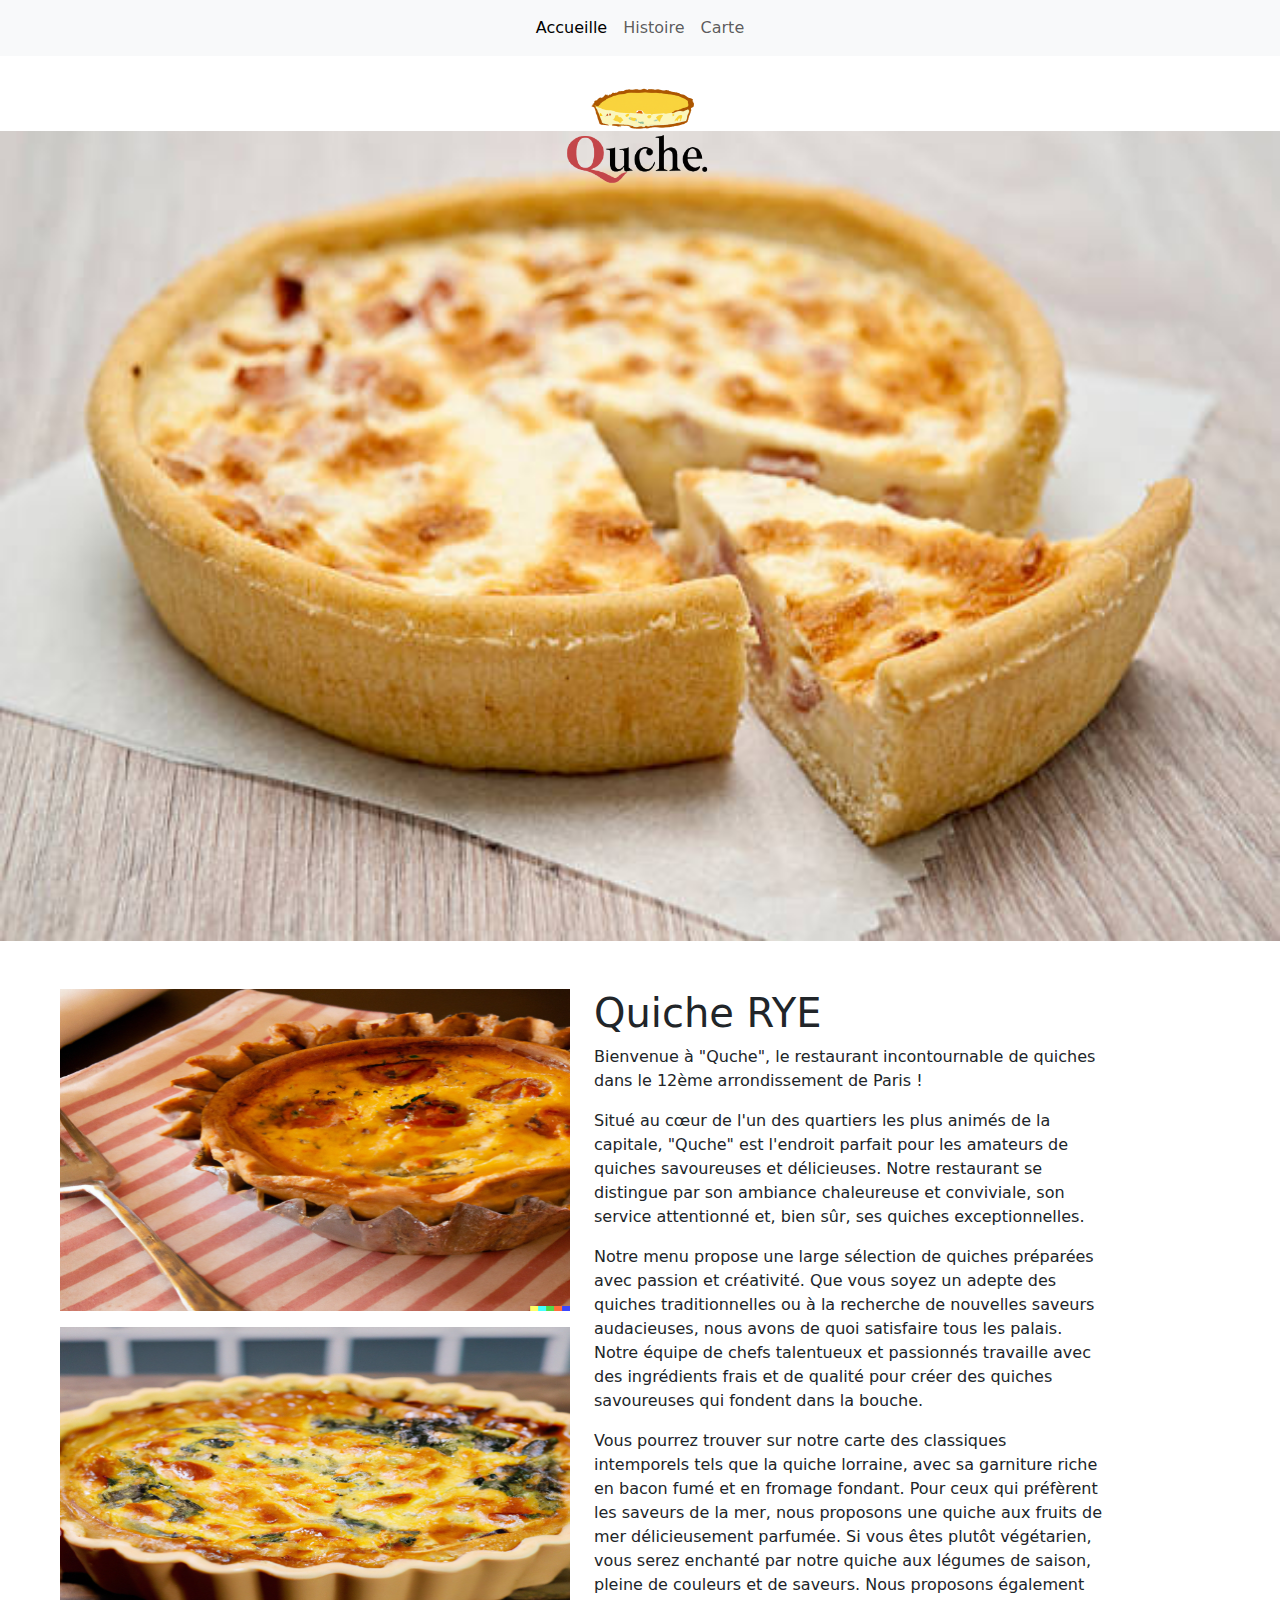
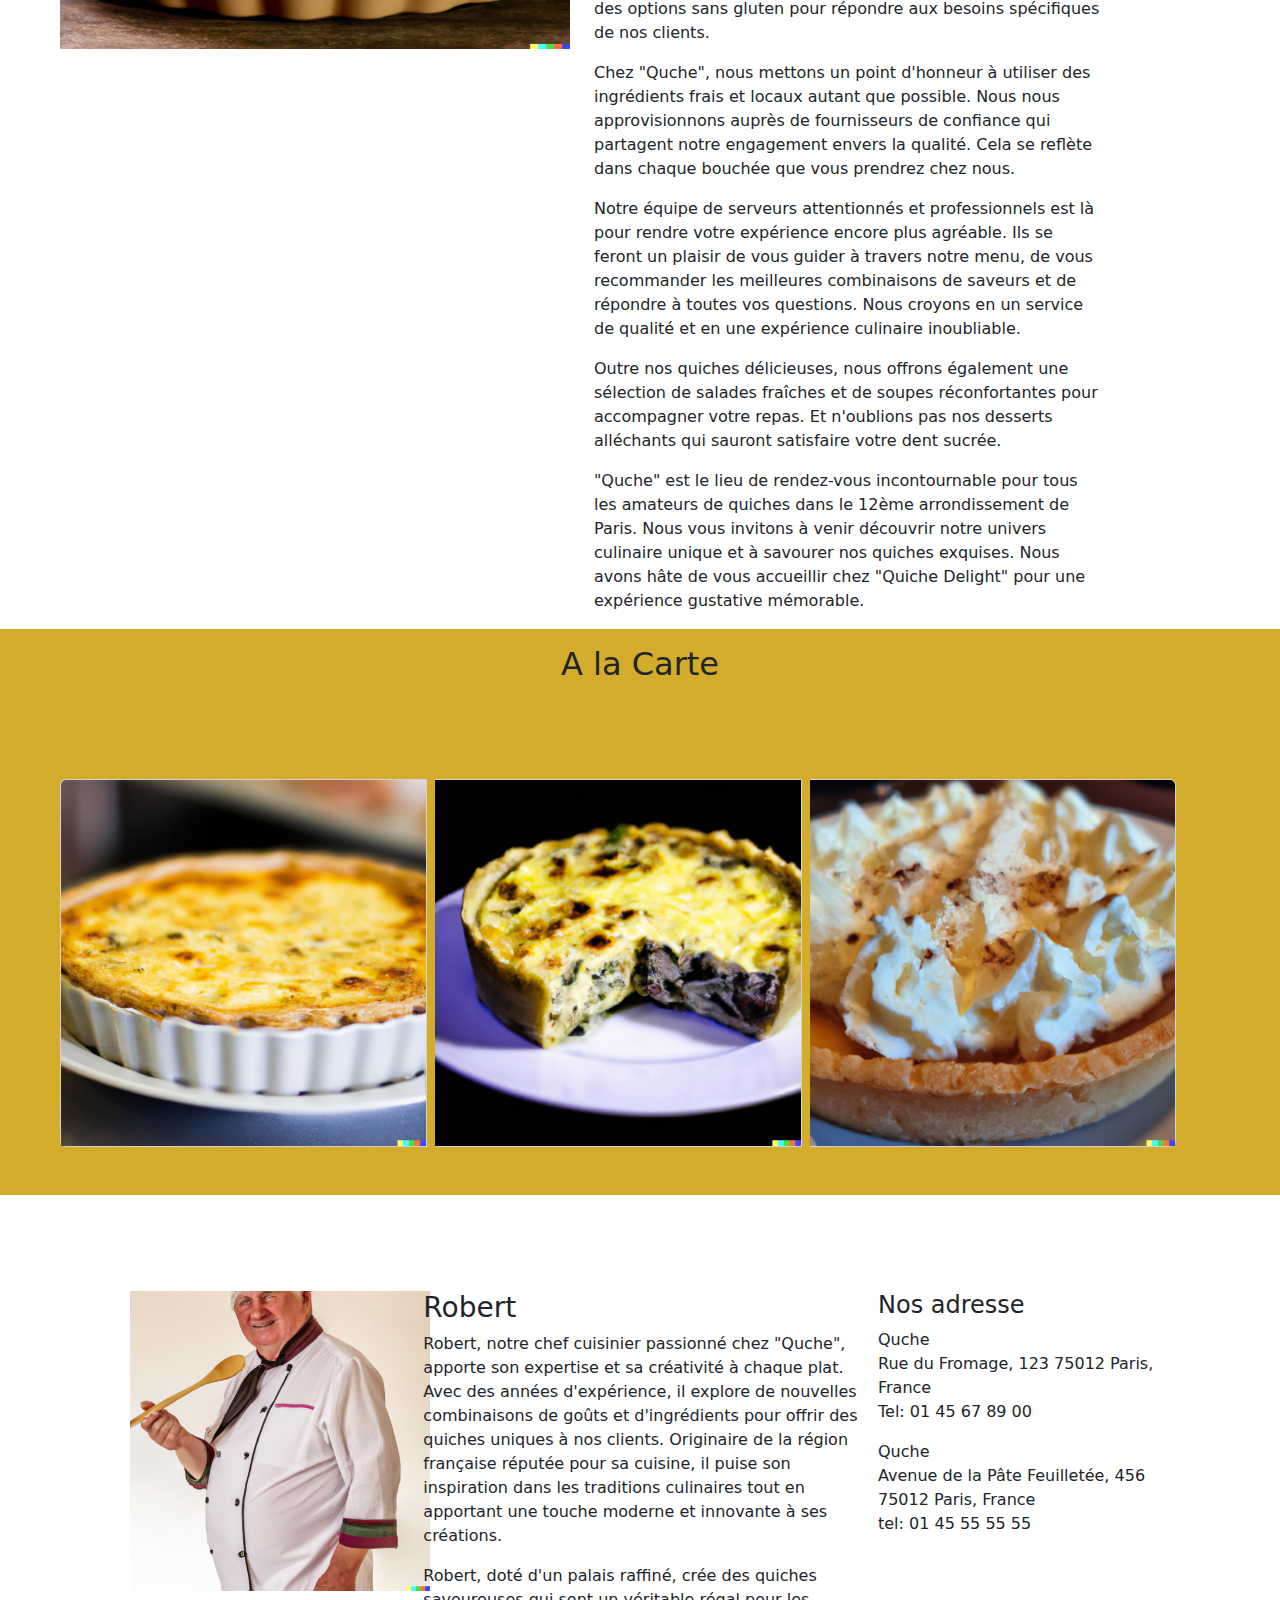
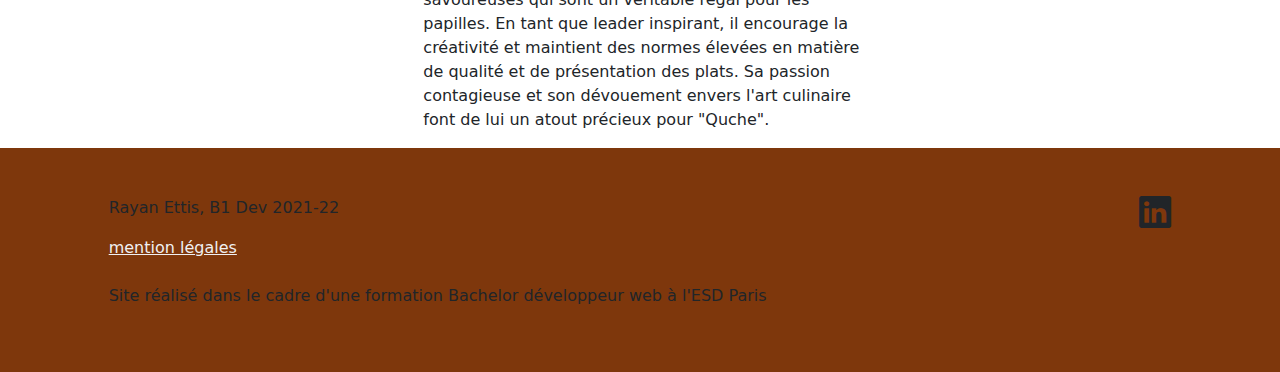
<file: index.html>
<!DOCTYPE html>
<html lang="en">
  <head>
    <meta charset="UTF-8" />
    <meta http-equiv="X-UA-Compatible" content="IE=edge" />
    <meta name="viewport" content="width=device-width, initial-scale=1.0" />
    <link
      rel="stylesheet"
      href="https://cdn.jsdelivr.net/npm/bootstrap-icons@1.10.5/font/bootstrap-icons.css"
    />
    <link rel="stylesheet" href="css/styles.min.css" />
    <link
      rel="stylesheet"
      href="https://cdn.jsdelivr.net/npm/bootstrap-icons@1.10.5/font/bootstrap-icons.css"
    />
    <title>portfolio</title>
  </head>
  <body>
    <header>
      <nav class="navbar navbar-expand-lg bg-body-tertiary naviga">
        <div class="container-fluid">
          <button
            class="navbar-toggler"
            type="button"
            data-bs-toggle="collapse"
            data-bs-target="#navbarNavAltMarkup"
            aria-controls="navbarNavAltMarkup"
            aria-expanded="false"
            aria-label="Toggle navigation"
          >
            <span class="navbar-toggler-icon"></span>
          </button>
          <div
            class="collapse navbar-collapse justify-content-center"
            id="navbarNavAltMarkup"
          >
            <div class="navbar-nav">
              <a class="nav-link active" aria-current="page" href="#"
                >Accueille</a
              >
              <a class="nav-link" href="history.html">Histoire</a>
              <a class="nav-link" href="carte.html">Carte</a>
            </div>
          </div>
        </div>
      </nav>
      <div
        class="logo img-fuid logo mg-5 justify-content-center align-items-center"
      >
        <img src="img/LOGO.png" alt="logo" />
      </div>
      <div class="quiche">
        <img src="img/quiche.jpg" alt="quiche" />
      </div>
    </header>
    <div class="container row">
      <div class="col ms-5">
        <img class="mt-5 img_quiche_index" src="img/quiche1.png" alt="quiche" />
        <img class="mt-3 img_quiche_index" src="img/quiche2.png" alt="quiche" />
      </div>
      <div class="col mt-5">
        <h1>Quiche RYE</h1>
        <p>
          Bienvenue à "Quche", le restaurant incontournable de quiches dans le
          12ème arrondissement de Paris !
        </p>
        <p>
          Situé au cœur de l'un des quartiers les plus animés de la capitale,
          "Quche" est l'endroit parfait pour les amateurs de quiches savoureuses
          et délicieuses. Notre restaurant se distingue par son ambiance
          chaleureuse et conviviale, son service attentionné et, bien sûr, ses
          quiches exceptionnelles.
        </p>
        <p>
          Notre menu propose une large sélection de quiches préparées avec
          passion et créativité. Que vous soyez un adepte des quiches
          traditionnelles ou à la recherche de nouvelles saveurs audacieuses,
          nous avons de quoi satisfaire tous les palais. Notre équipe de chefs
          talentueux et passionnés travaille avec des ingrédients frais et de
          qualité pour créer des quiches savoureuses qui fondent dans la bouche.
        </p>
        <p>
          Vous pourrez trouver sur notre carte des classiques intemporels tels
          que la quiche lorraine, avec sa garniture riche en bacon fumé et en
          fromage fondant. Pour ceux qui préfèrent les saveurs de la mer, nous
          proposons une quiche aux fruits de mer délicieusement parfumée. Si
          vous êtes plutôt végétarien, vous serez enchanté par notre quiche aux
          légumes de saison, pleine de couleurs et de saveurs. Nous proposons
          également des options sans gluten pour répondre aux besoins
          spécifiques de nos clients.
        </p>
        <p>
          Chez "Quche", nous mettons un point d'honneur à utiliser des
          ingrédients frais et locaux autant que possible. Nous nous
          approvisionnons auprès de fournisseurs de confiance qui partagent
          notre engagement envers la qualité. Cela se reflète dans chaque
          bouchée que vous prendrez chez nous.
        </p>
        <p>
          Notre équipe de serveurs attentionnés et professionnels est là pour
          rendre votre expérience encore plus agréable. Ils se feront un plaisir
          de vous guider à travers notre menu, de vous recommander les
          meilleures combinaisons de saveurs et de répondre à toutes vos
          questions. Nous croyons en un service de qualité et en une expérience
          culinaire inoubliable.
        </p>
        <p>
          Outre nos quiches délicieuses, nous offrons également une sélection de
          salades fraîches et de soupes réconfortantes pour accompagner votre
          repas. Et n'oublions pas nos desserts alléchants qui sauront
          satisfaire votre dent sucrée.
        </p>
        <p>
          "Quche" est le lieu de rendez-vous incontournable pour tous les
          amateurs de quiches dans le 12ème arrondissement de Paris. Nous vous
          invitons à venir découvrir notre univers culinaire unique et à
          savourer nos quiches exquises. Nous avons hâte de vous accueillir chez
          "Quiche Delight" pour une expérience gustative mémorable.
        </p>
      </div>
    </div>
    <div class="fond">
      <h2 class="titre_index_carte pt-3">A la Carte</h2>
      <div class="card-group container m-5 py-5">
        <div class="card me-1">
          <img src="img/entrée.png" class="card-img-top" alt="..." />
        </div>
        <div class="card mx-1">
          <img src="img/plats.png" class="card-img-top" alt="..." />
        </div>
        <div class="card ms-1">
          <img src="img/dessert.png" class="card-img-top" alt="..." />
        </div>
      </div>
    </div>
    <div class="container">
      <div class="row">
        <div class="col-8 robert d-flex">
          <div class="chef col-4 m-5">
            <img src="img/chef.png" alt="" />
          </div>
          <div class="col-8 mt-5 pe-5">
            <h3>Robert</h3>
            <p>
              Robert, notre chef cuisinier passionné chez "Quche", apporte son
              expertise et sa créativité à chaque plat. Avec des années
              d'expérience, il explore de nouvelles combinaisons de goûts et
              d'ingrédients pour offrir des quiches uniques à nos clients.
              Originaire de la région française réputée pour sa cuisine, il
              puise son inspiration dans les traditions culinaires tout en
              apportant une touche moderne et innovante à ses créations.
            </p>
            <p>
              Robert, doté d'un palais raffiné, crée des quiches savoureuses qui
              sont un véritable régal pour les papilles. En tant que leader
              inspirant, il encourage la créativité et maintient des normes
              élevées en matière de qualité et de présentation des plats. Sa
              passion contagieuse et son dévouement envers l'art culinaire font
              de lui un atout précieux pour "Quche".
            </p>
          </div>
        </div>
        <div class="col-4 ps-5 mt-5">
          <h4>Nos adresse</h4>
          <p>
            Quche<br />
            Rue du Fromage, 123 75012 Paris, France<br />
            Tel: 01 45 67 89 00
          </p>
          <p>
            Quche<br />
            Avenue de la Pâte Feuilletée, 456 75012 Paris, France<br />
            tel: 01 45 55 55 55
          </p>
        </div>
      </div>
    </div>
    <footer class="row py-5 justify-content-center">
      <div class="col-9">
        <p>Rayan Ettis, B1 Dev 2021-22</p>
        <a href="mention_legal.html">mention légales</a>
        <p class="mt-4">
          Site réalisé dans le cadre d'une formation Bachelor développeur web à
          l'ESD Paris
        </p>
      </div>
      <div class="col-1">
        <i
          class="bi bi-linkedin linkedin d-flex align-items-end justify-content-end"
        ></i>
      </div>
    </footer>
    <script
      src="https://cdn.jsdelivr.net/npm/bootstrap@5.3.0-alpha3/dist/js/bootstrap.bundle.min.js"
      integrity="sha384-ENjdO4Dr2bkBIFxQpeoTz1HIcje39Wm4jDKdf19U8gI4ddQ3GYNS7NTKfAdVQSZe"
      crossorigin="anonymous"
    ></script>
  </body>
</html>
</file>
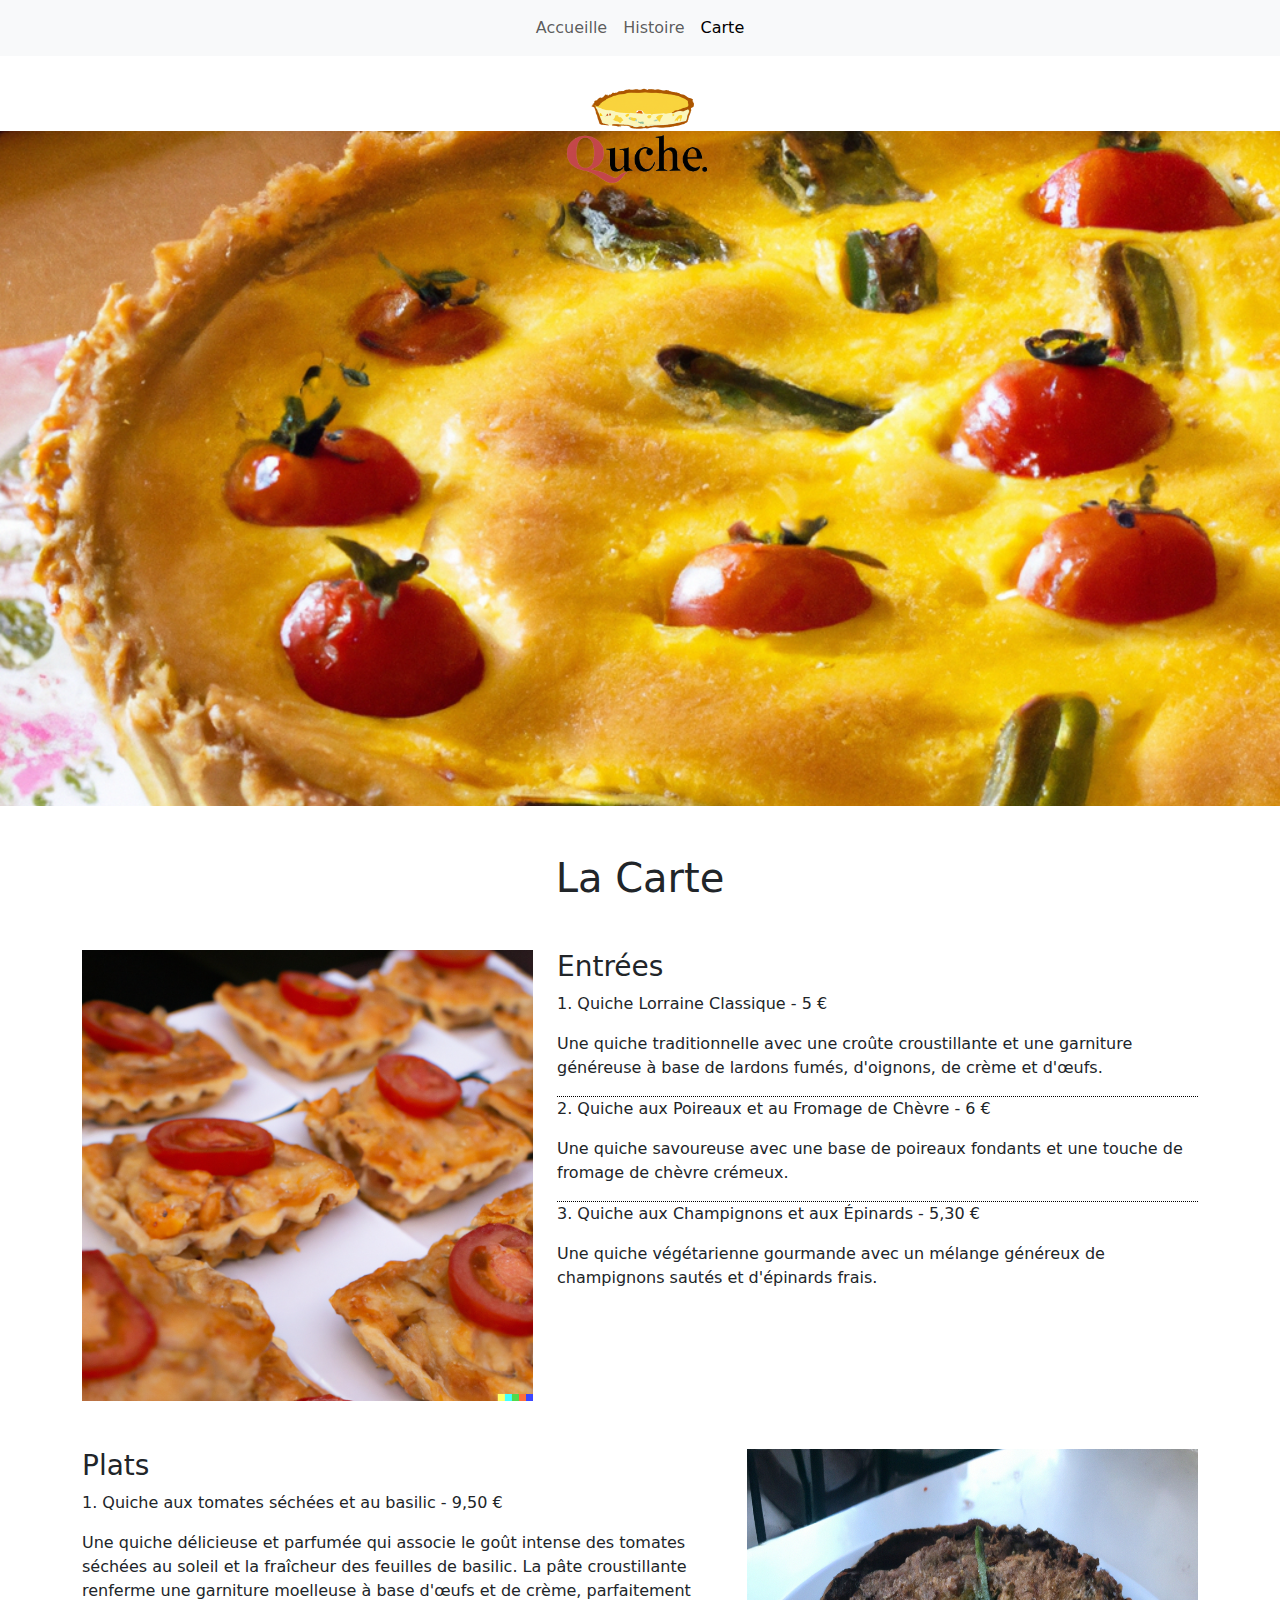
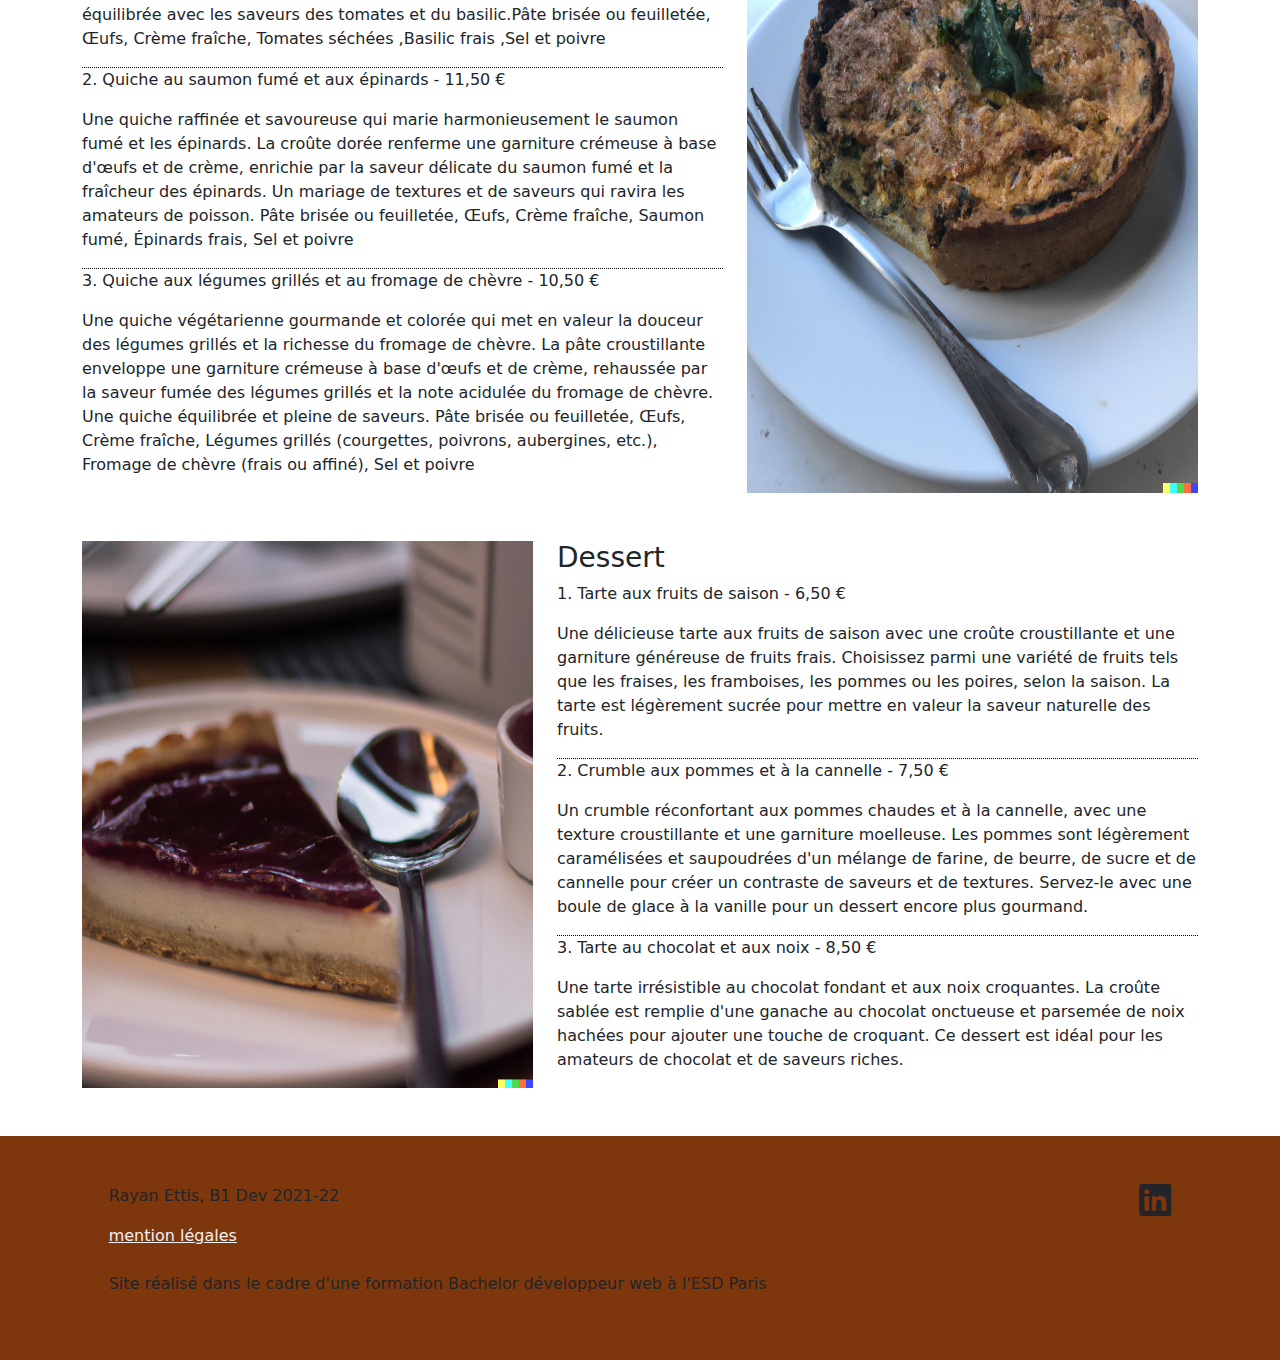
<file: carte.html>
<!DOCTYPE html>
<html lang="en">
  <head>
    <meta charset="UTF-8" />
    <meta http-equiv="X-UA-Compatible" content="IE=edge" />
    <meta name="viewport" content="width=device-width, initial-scale=1.0" />
    <link
      rel="stylesheet"
      href="https://cdn.jsdelivr.net/npm/bootstrap-icons@1.10.5/font/bootstrap-icons.css"
    />
    <link rel="stylesheet" href="css/styles.min.css" />
    <link
      rel="stylesheet"
      href="https://cdn.jsdelivr.net/npm/bootstrap-icons@1.10.5/font/bootstrap-icons.css"
    />
    <title>portfolio</title>
  </head>
  <body>
    <header>
      <nav class="navbar navbar-expand-lg bg-body-tertiary">
        <div class="container-fluid">
          <button
            class="navbar-toggler"
            type="button"
            data-bs-toggle="collapse"
            data-bs-target="#navbarNavAltMarkup"
            aria-controls="navbarNavAltMarkup"
            aria-expanded="false"
            aria-label="Toggle navigation"
          >
            <span class="navbar-toggler-icon"></span>
          </button>
          <div
            class="collapse navbar-collapse justify-content-center"
            id="navbarNavAltMarkup"
          >
            <div class="navbar-nav">
              <a class="nav-link" aria-current="page" href="index.html"
                >Accueille</a
              >
              <a class="nav-link" href="history.html">Histoire</a>
              <a class="nav-link active" href="carte.html">Carte</a>
            </div>
          </div>
        </div>
      </nav>
      <div
        class="logo img-fuid logo mg-5 justify-content-center align-items-center"
      >
        <img src="img/LOGO.png" alt="logo" />
      </div>
      <div class="quiche_his">
        <img src="img/header_his_quiche.png" alt="quiche" />
      </div>
    </header>
    <main class="container">
      <h1 class="my-5 titre_lacarte">La Carte</h1>
      <div class="row mt-5">
        <img class="col-5" src="img/entrées_carte.png" alt="" />
        <div class="col-7">
          <h6 class="h3">Entrées</h6>
          <p>1. Quiche Lorraine Classique - 5 €</p>
          <p>
            Une quiche traditionnelle avec une croûte croustillante et une
            garniture généreuse à base de lardons fumés, d'oignons, de crème et
            d'œufs.
          </p>
          <div class="dotted-line"></div>
          <p>2. Quiche aux Poireaux et au Fromage de Chèvre - 6 €</p>
          <p>
            Une quiche savoureuse avec une base de poireaux fondants et une
            touche de fromage de chèvre crémeux.
          </p>
          <div class="dotted-line"></div>
          <p>3. Quiche aux Champignons et aux Épinards - 5,30 €</p>
          <p>
            Une quiche végétarienne gourmande avec un mélange généreux de
            champignons sautés et d'épinards frais.
          </p>
        </div>
      </div>
      <div class="row mt-5">
        <div class="col-7">
          <h6 class="h3">Plats</h6>
          <p>1. Quiche aux tomates séchées et au basilic - 9,50 €</p>
          <p>
            Une quiche délicieuse et parfumée qui associe le goût intense des
            tomates séchées au soleil et la fraîcheur des feuilles de basilic.
            La pâte croustillante renferme une garniture moelleuse à base d'œufs
            et de crème, parfaitement équilibrée avec les saveurs des tomates et
            du basilic.Pâte brisée ou feuilletée, Œufs, Crème fraîche, Tomates
            séchées ,Basilic frais ,Sel et poivre
          </p>
          <div class="dotted-line"></div>
          <p>2. Quiche au saumon fumé et aux épinards - 11,50 €</p>
          <p>
            Une quiche raffinée et savoureuse qui marie harmonieusement le
            saumon fumé et les épinards. La croûte dorée renferme une garniture
            crémeuse à base d'œufs et de crème, enrichie par la saveur délicate
            du saumon fumé et la fraîcheur des épinards. Un mariage de textures
            et de saveurs qui ravira les amateurs de poisson. Pâte brisée ou
            feuilletée, Œufs, Crème fraîche, Saumon fumé, Épinards frais, Sel et
            poivre
          </p>
          <div class="dotted-line"></div>
          <p>3. Quiche aux légumes grillés et au fromage de chèvre - 10,50 €</p>
          <p>
            Une quiche végétarienne gourmande et colorée qui met en valeur la
            douceur des légumes grillés et la richesse du fromage de chèvre. La
            pâte croustillante enveloppe une garniture crémeuse à base d'œufs et
            de crème, rehaussée par la saveur fumée des légumes grillés et la
            note acidulée du fromage de chèvre. Une quiche équilibrée et pleine
            de saveurs. Pâte brisée ou feuilletée, Œufs, Crème fraîche, Légumes
            grillés (courgettes, poivrons, aubergines, etc.), Fromage de chèvre
            (frais ou affiné), Sel et poivre
          </p>
        </div>
        <img class="col-5" src="img/plat-carte.png" alt="" />
      </div>
      <div class="row my-5">
        <img class="col-5" src="img/dessert_carte.png" alt="" />
        <div class="col-7">
          <h6 class="h3">Dessert</h6>
          <p>1. Tarte aux fruits de saison - 6,50 €</p>
          <p>
            Une délicieuse tarte aux fruits de saison avec une croûte
            croustillante et une garniture généreuse de fruits frais. Choisissez
            parmi une variété de fruits tels que les fraises, les framboises,
            les pommes ou les poires, selon la saison. La tarte est légèrement
            sucrée pour mettre en valeur la saveur naturelle des fruits.
          </p>
          <div class="dotted-line"></div>
          <p>2. Crumble aux pommes et à la cannelle - 7,50 €</p>
          <p>
            Un crumble réconfortant aux pommes chaudes et à la cannelle, avec
            une texture croustillante et une garniture moelleuse. Les pommes
            sont légèrement caramélisées et saupoudrées d'un mélange de farine,
            de beurre, de sucre et de cannelle pour créer un contraste de
            saveurs et de textures. Servez-le avec une boule de glace à la
            vanille pour un dessert encore plus gourmand.
          </p>
          <div class="dotted-line"></div>
          <p>3. Tarte au chocolat et aux noix - 8,50 €</p>
          <p>
            Une tarte irrésistible au chocolat fondant et aux noix croquantes.
            La croûte sablée est remplie d'une ganache au chocolat onctueuse et
            parsemée de noix hachées pour ajouter une touche de croquant. Ce
            dessert est idéal pour les amateurs de chocolat et de saveurs
            riches.
          </p>
        </div>
      </div>
    </main>

    <footer class="row py-5 justify-content-center">
      <div class="col-9">
        <p>Rayan Ettis, B1 Dev 2021-22</p>
        <a href="mention_legal.html">mention légales</a>
        <p class="mt-4">
          Site réalisé dans le cadre d'une formation Bachelor développeur web à
          l'ESD Paris
        </p>
      </div>
      <div class="col-1">
        <i
          class="bi bi-linkedin linkedin d-flex align-items-end justify-content-end"
        ></i>
      </div>
    </footer>
    <script
      src="https://cdn.jsdelivr.net/npm/bootstrap@5.3.0-alpha3/dist/js/bootstrap.bundle.min.js"
      integrity="sha384-ENjdO4Dr2bkBIFxQpeoTz1HIcje39Wm4jDKdf19U8gI4ddQ3GYNS7NTKfAdVQSZe"
      crossorigin="anonymous"
    ></script>
  </body>
</html>
</file>
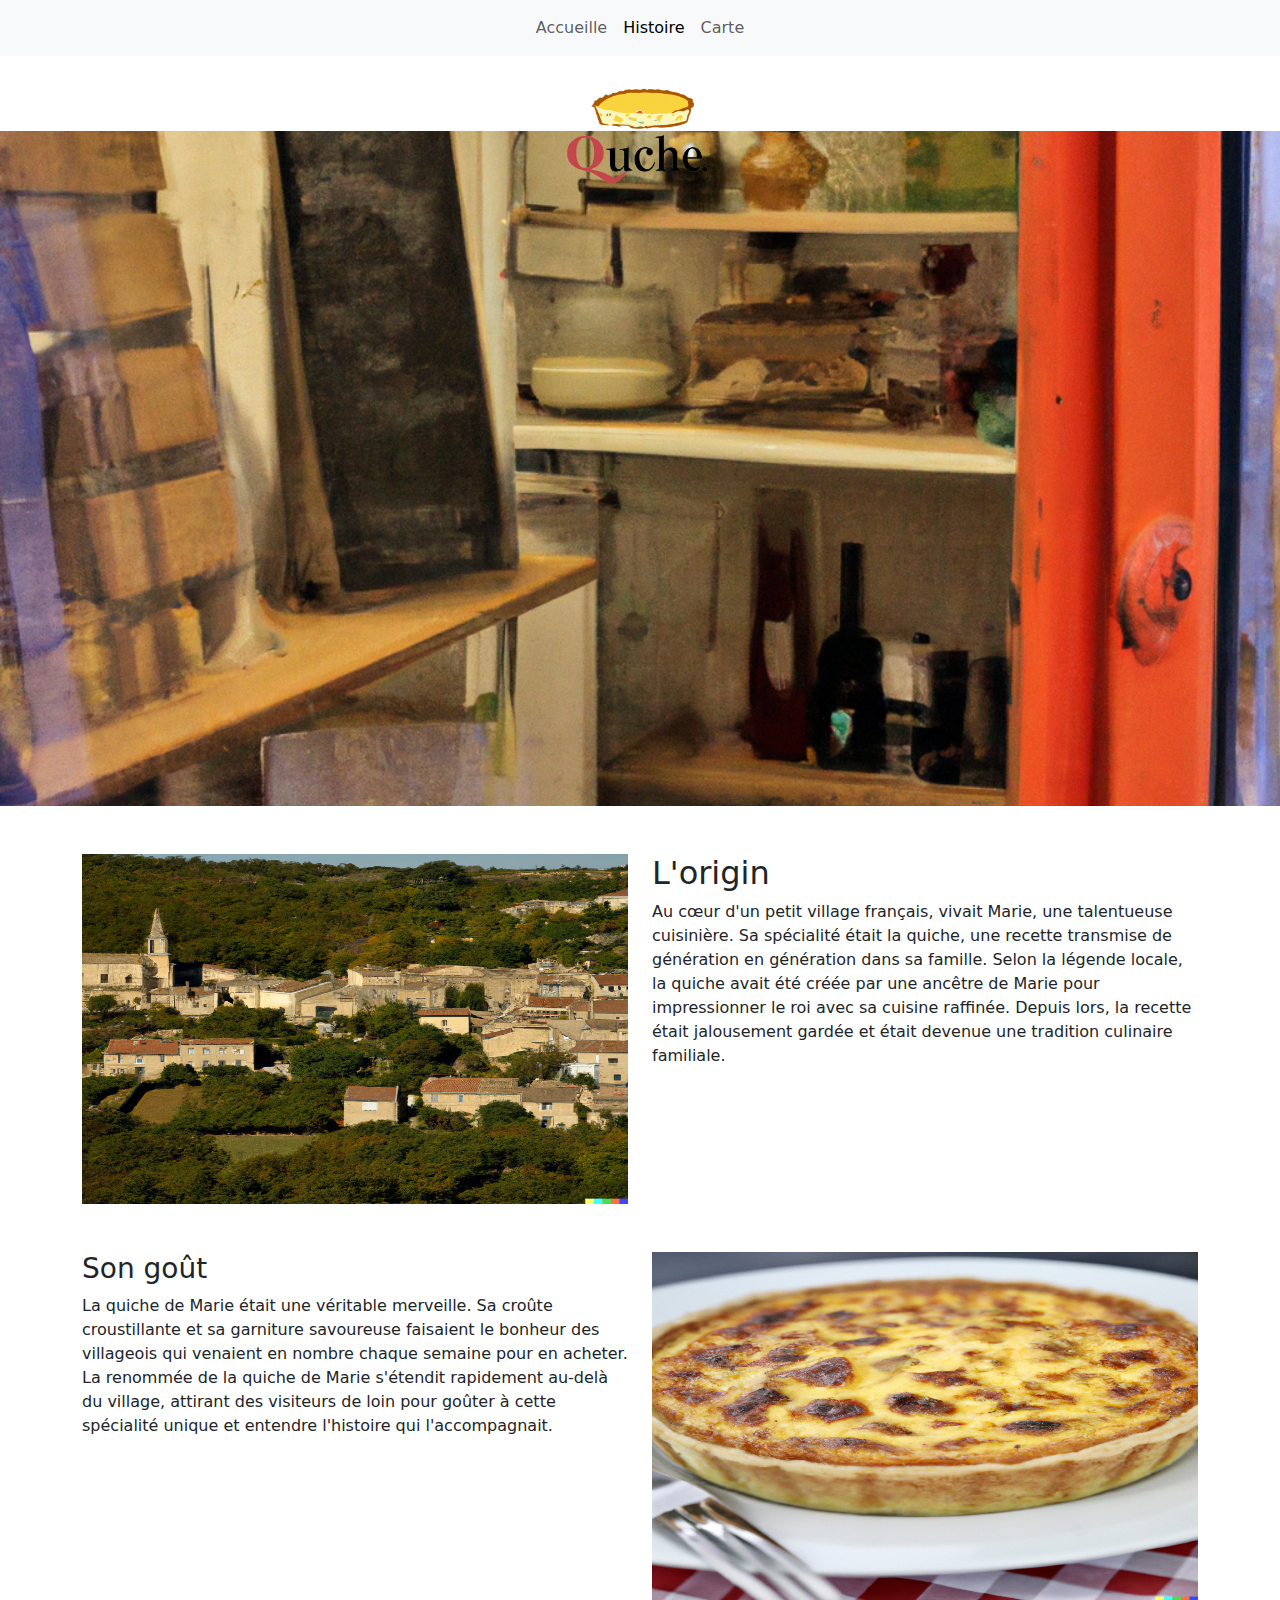
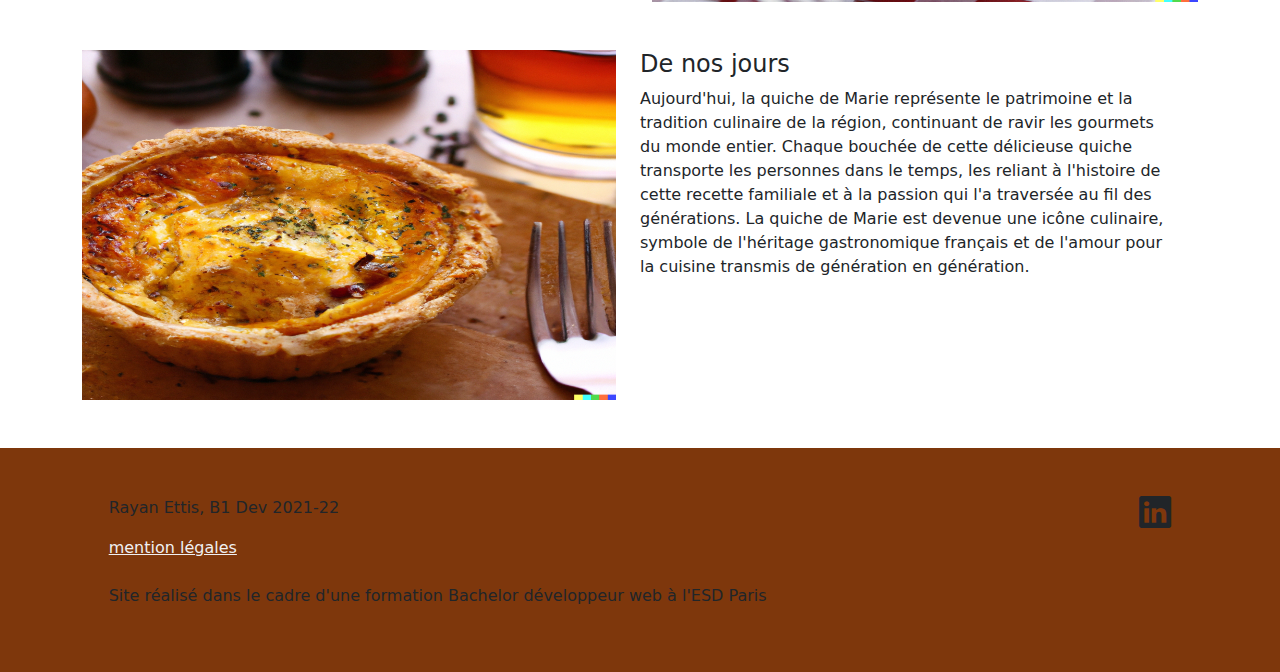
<file: history.html>
<!DOCTYPE html>
<html lang="en">
  <head>
    <meta charset="UTF-8" />
    <meta http-equiv="X-UA-Compatible" content="IE=edge" />
    <meta name="viewport" content="width=device-width, initial-scale=1.0" />
    <link
      rel="stylesheet"
      href="https://cdn.jsdelivr.net/npm/bootstrap-icons@1.10.5/font/bootstrap-icons.css"
    />
    <link rel="stylesheet" href="css/styles.min.css" />
    <link
      rel="stylesheet"
      href="https://cdn.jsdelivr.net/npm/bootstrap-icons@1.10.5/font/bootstrap-icons.css"
    />
    <title>portfolio</title>
  </head>
  <body>
    <header>
      <nav class="navbar navbar-expand-lg bg-body-tertiary">
        <div class="container-fluid">
          <button
            class="navbar-toggler"
            type="button"
            data-bs-toggle="collapse"
            data-bs-target="#navbarNavAltMarkup"
            aria-controls="navbarNavAltMarkup"
            aria-expanded="false"
            aria-label="Toggle navigation"
          >
            <span class="navbar-toggler-icon"></span>
          </button>
          <div
            class="collapse navbar-collapse justify-content-center"
            id="navbarNavAltMarkup"
          >
            <div class="navbar-nav">
              <a class="nav-link" aria-current="page" href="index.html"
                >Accueille</a
              >
              <a class="nav-link active" href="history.html">Histoire</a>
              <a class="nav-link" href="carte.html">Carte</a>
            </div>
          </div>
        </div>
      </nav>
      <div
        class="logo img-fuid logo mg-5 justify-content-center align-items-center"
      >
        <img src="img/LOGO.png" alt="logo" />
      </div>
      <div class="quiche_his">
        <img src="img/quiche histoire.png" alt="quiche" />
      </div>
    </header>
    <section class="container">
      <h1></h1>
      <div class="row mt-5">
        <img class="col-6" src="img/petit_village_français.png" alt="" />
        <div class="col-6">
          <h2>L'origin</h2>
          <p>
            Au cœur d'un petit village français, vivait Marie, une talentueuse
            cuisinière. Sa spécialité était la quiche, une recette transmise de
            génération en génération dans sa famille. Selon la légende locale,
            la quiche avait été créée par une ancêtre de Marie pour
            impressionner le roi avec sa cuisine raffinée. Depuis lors, la
            recette était jalousement gardée et était devenue une tradition
            culinaire familiale.
          </p>
        </div>
      </div>
      <div class="row mt-5">
        <div class="col-6">
          <h3>Son goût</h3>
          <p>
            La quiche de Marie était une véritable merveille. Sa croûte
            croustillante et sa garniture savoureuse faisaient le bonheur des
            villageois qui venaient en nombre chaque semaine pour en acheter. La
            renommée de la quiche de Marie s'étendit rapidement au-delà du
            village, attirant des visiteurs de loin pour goûter à cette
            spécialité unique et entendre l'histoire qui l'accompagnait.
          </p>
        </div>
          <img class="col-6" src="img/quiche-qui-croustille.png" alt="" />
      <div class="row my-5">
        <img class="col-6" src="img/bouchée_de_quiche.png" alt="" />
        <div class="col-6">
          <h4>De nos jours</h4>
          <p>
            Aujourd'hui, la quiche de Marie représente le patrimoine et la
            tradition culinaire de la région, continuant de ravir les gourmets
            du monde entier. Chaque bouchée de cette délicieuse quiche
            transporte les personnes dans le temps, les reliant à l'histoire de
            cette recette familiale et à la passion qui l'a traversée au fil des
            générations. La quiche de Marie est devenue une icône culinaire,
            symbole de l'héritage gastronomique français et de l'amour pour la
            cuisine transmis de génération en génération.
          </p>
        </div>
      </div>
    </section>
    <footer class="row py-5 justify-content-center">
      <div class="col-9">
        <p>Rayan Ettis, B1 Dev 2021-22</p>
        <a href="mention_legal.html">mention légales</a>
        <p class="mt-4">
          Site réalisé dans le cadre d'une formation Bachelor développeur web à
          l'ESD Paris
        </p>
      </div>
      <div class="col-1">
        <i
          class="bi bi-linkedin linkedin d-flex align-items-end justify-content-end"
        ></i>
      </div>
    </footer>
    <script
      src="https://cdn.jsdelivr.net/npm/bootstrap@5.3.0-alpha3/dist/js/bootstrap.bundle.min.js"
      integrity="sha384-ENjdO4Dr2bkBIFxQpeoTz1HIcje39Wm4jDKdf19U8gI4ddQ3GYNS7NTKfAdVQSZe"
      crossorigin="anonymous"
    ></script>
  </body>
</html>
</file>
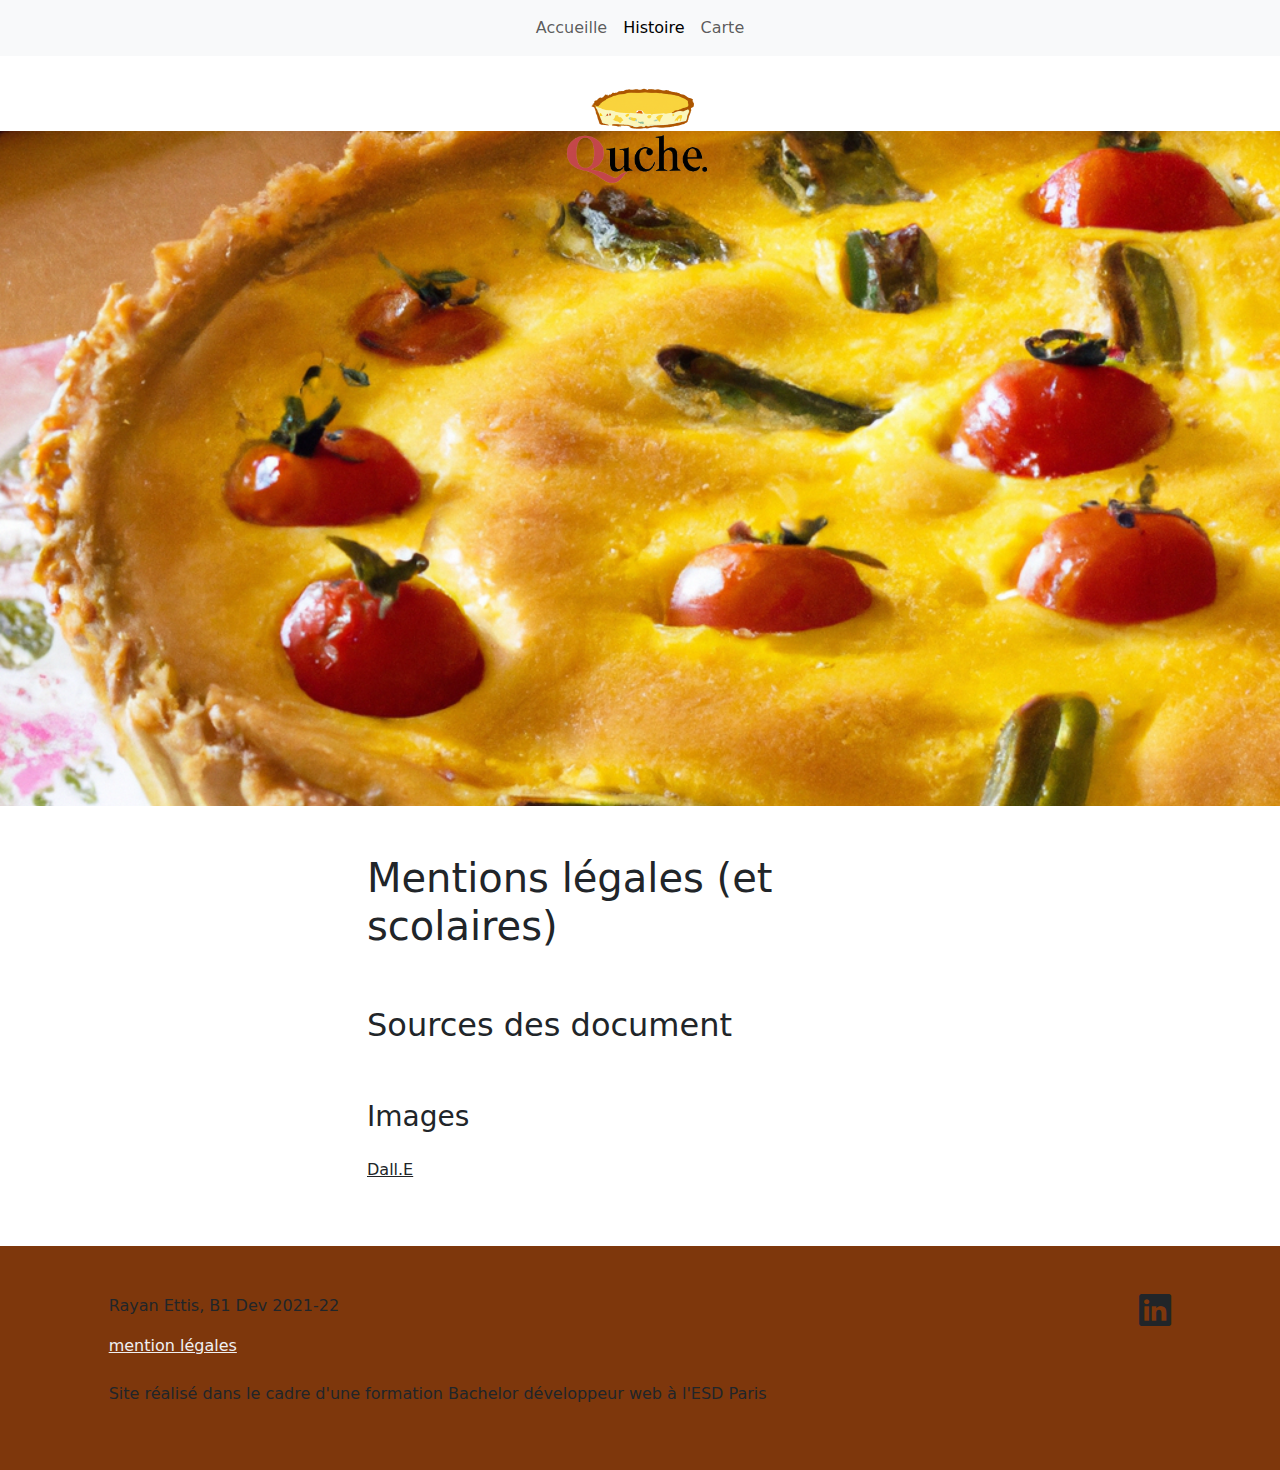
<file: mention_legal.html>
<!DOCTYPE html>
<html lang="en">
  <head>
    <meta charset="UTF-8" />
    <meta http-equiv="X-UA-Compatible" content="IE=edge" />
    <meta name="viewport" content="width=device-width, initial-scale=1.0" />
    <link
      rel="stylesheet"
      href="https://cdn.jsdelivr.net/npm/bootstrap-icons@1.10.5/font/bootstrap-icons.css"
    />
    <link rel="stylesheet" href="css/styles.min.css" />
    <link
      rel="stylesheet"
      href="https://cdn.jsdelivr.net/npm/bootstrap-icons@1.10.5/font/bootstrap-icons.css"
    />
    <title>portfolio</title>
  </head>
  <body>
    <header>
      <nav class="navbar navbar-expand-lg bg-body-tertiary">
        <div class="container-fluid">
          <button
            class="navbar-toggler"
            type="button"
            data-bs-toggle="collapse"
            data-bs-target="#navbarNavAltMarkup"
            aria-controls="navbarNavAltMarkup"
            aria-expanded="false"
            aria-label="Toggle navigation"
          >
            <span class="navbar-toggler-icon"></span>
          </button>
          <div
            class="collapse navbar-collapse justify-content-center"
            id="navbarNavAltMarkup"
          >
            <div class="navbar-nav">
              <a class="nav-link" aria-current="page" href="index.html"
                >Accueille</a
              >
              <a class="nav-link active" href="history.html">Histoire</a>
              <a class="nav-link" href="carte.html">Carte</a>
            </div>
          </div>
        </div>
      </nav>
      <div
        class="logo img-fuid logo mg-5 justify-content-center align-items-center"
      >
        <img src="img/LOGO.png" alt="logo" />
      </div>
      <div class="quiche_his">
        <img src="img/header_his_quiche.png" alt="quiche" />
      </div>
    </header>
    <main class="container my-5">
      <div class="row my-5">
        <div class="col-3"></div>
        <h1 class="d-flex col-6">Mentions légales (et scolaires)</h1>
        <div class="col-3"></div>
      </div>
      <div class="row my-5">
        <div class="col-3"></div>
        <h2 class="d-flex col-6">Sources des document</h2>
        <div class="col-3"></div>
      </div>
      <div class="row">
        <div class="col-3"></div>
        <div class="d-flex col-6 row">
          <h3 class="col-12 mb-4">Images</h3>
          <ul>
            <li>
              <a class="text-dark" href="https://labs.openai.com/">Dall.E</a>
            </li>
          </ul>
        </div>
        <div class="col-3"></div>
      </div>
    </main>
    <footer class="row py-5 justify-content-center">
      <div class="col-9">
        <p>Rayan Ettis, B1 Dev 2021-22</p>
        <a href="mention_legal.html">mention légales</a>
        <p class="mt-4">
          Site réalisé dans le cadre d'une formation Bachelor développeur web à
          l'ESD Paris
        </p>
      </div>
      <div class="col-1">
        <i
          class="bi bi-linkedin linkedin d-flex align-items-end justify-content-end"
        ></i>
      </div>
    </footer>
    <script
      src="https://cdn.jsdelivr.net/npm/bootstrap@5.3.0-alpha3/dist/js/bootstrap.bundle.min.js"
      integrity="sha384-ENjdO4Dr2bkBIFxQpeoTz1HIcje39Wm4jDKdf19U8gI4ddQ3GYNS7NTKfAdVQSZe"
      crossorigin="anonymous"
    ></script>
  </body>
</html>
</file>
<file: css/styles.min.css>
:root,[data-bs-theme=light]{--bs-blue: #0d6efd;--bs-indigo: #6610f2;--bs-purple: #6f42c1;--bs-pink: #d63384;--bs-red: #dc3545;--bs-orange: #fd7e14;--bs-yellow: #ffc107;--bs-green: #198754;--bs-teal: #20c997;--bs-cyan: #0dcaf0;--bs-black: #000;--bs-white: #fff;--bs-gray: #6c757d;--bs-gray-dark: #343a40;--bs-gray-100: #f8f9fa;--bs-gray-200: #e9ecef;--bs-gray-300: #dee2e6;--bs-gray-400: #ced4da;--bs-gray-500: #adb5bd;--bs-gray-600: #6c757d;--bs-gray-700: #495057;--bs-gray-800: #343a40;--bs-gray-900: #212529;--bs-primary: #f0f0f2;--bs-secondary: #6c757d;--bs-success: #ffce45;--bs-info: #0dcaf0;--bs-warning: #ffc107;--bs-danger: #dc3545;--bs-light: #f8f9fa;--bs-dark: #212529;--bs-primary-rgb: 240, 240, 242;--bs-secondary-rgb: 108, 117, 125;--bs-success-rgb: 255, 206, 69;--bs-info-rgb: 13, 202, 240;--bs-warning-rgb: 255, 193, 7;--bs-danger-rgb: 220, 53, 69;--bs-light-rgb: 248, 249, 250;--bs-dark-rgb: 33, 37, 41;--bs-primary-text-emphasis: #606061;--bs-secondary-text-emphasis: #2b2f32;--bs-success-text-emphasis: #66521c;--bs-info-text-emphasis: #055160;--bs-warning-text-emphasis: #664d03;--bs-danger-text-emphasis: #58151c;--bs-light-text-emphasis: #495057;--bs-dark-text-emphasis: #495057;--bs-primary-bg-subtle: #fcfcfc;--bs-secondary-bg-subtle: #e2e3e5;--bs-success-bg-subtle: #fff5da;--bs-info-bg-subtle: #cff4fc;--bs-warning-bg-subtle: #fff3cd;--bs-danger-bg-subtle: #f8d7da;--bs-light-bg-subtle: #fcfcfd;--bs-dark-bg-subtle: #ced4da;--bs-primary-border-subtle: #f9f9fa;--bs-secondary-border-subtle: #c4c8cb;--bs-success-border-subtle: #ffebb5;--bs-info-border-subtle: #9eeaf9;--bs-warning-border-subtle: #ffe69c;--bs-danger-border-subtle: #f1aeb5;--bs-light-border-subtle: #e9ecef;--bs-dark-border-subtle: #adb5bd;--bs-white-rgb: 255, 255, 255;--bs-black-rgb: 0, 0, 0;--bs-font-sans-serif: system-ui, -apple-system, "Segoe UI", Roboto, "Helvetica Neue", "Noto Sans", "Liberation Sans", Arial, sans-serif, "Apple Color Emoji", "Segoe UI Emoji", "Segoe UI Symbol", "Noto Color Emoji";--bs-font-monospace: SFMono-Regular, Menlo, Monaco, Consolas, "Liberation Mono", "Courier New", monospace;--bs-gradient: linear-gradient(180deg, rgba(255, 255, 255, 0.15), rgba(255, 255, 255, 0));--bs-body-font-family: var(--bs-font-sans-serif);--bs-body-font-size:1rem;--bs-body-font-weight: 400;--bs-body-line-height: 1.5;--bs-body-color: #212529;--bs-body-color-rgb: 33, 37, 41;--bs-body-bg: #fff;--bs-body-bg-rgb: 255, 255, 255;--bs-emphasis-color: #000;--bs-emphasis-color-rgb: 0, 0, 0;--bs-secondary-color: rgba(33, 37, 41, 0.75);--bs-secondary-color-rgb: 33, 37, 41;--bs-secondary-bg: #e9ecef;--bs-secondary-bg-rgb: 233, 236, 239;--bs-tertiary-color: rgba(33, 37, 41, 0.5);--bs-tertiary-color-rgb: 33, 37, 41;--bs-tertiary-bg: #f8f9fa;--bs-tertiary-bg-rgb: 248, 249, 250;--bs-link-color: #f0f0f2;--bs-link-color-rgb: 240, 240, 242;--bs-link-decoration: underline;--bs-link-hover-color: #c0c0c2;--bs-link-hover-color-rgb: 192, 192, 194;--bs-code-color: #d63384;--bs-highlight-bg: #fff3cd;--bs-border-width: 1px;--bs-border-style: solid;--bs-border-color: #dee2e6;--bs-border-color-translucent: rgba(0, 0, 0, 0.175);--bs-border-radius: 0.375rem;--bs-border-radius-sm: 0.25rem;--bs-border-radius-lg: 0.5rem;--bs-border-radius-xl: 1rem;--bs-border-radius-xxl: 2rem;--bs-border-radius-2xl: var(--bs-border-radius-xxl);--bs-border-radius-pill: 50rem;--bs-box-shadow: 0 0.5rem 1rem rgba(0, 0, 0, 0.15);--bs-box-shadow-sm: 0 0.125rem 0.25rem rgba(0, 0, 0, 0.075);--bs-box-shadow-lg: 0 1rem 3rem rgba(0, 0, 0, 0.175);--bs-box-shadow-inset: inset 0 1px 2px rgba(0, 0, 0, 0.075);--bs-focus-ring-width: 0.25rem;--bs-focus-ring-opacity: 0.25;--bs-focus-ring-color: rgba(240, 240, 242, 0.25);--bs-form-valid-color: #ffce45;--bs-form-valid-border-color: #ffce45;--bs-form-invalid-color: #dc3545;--bs-form-invalid-border-color: #dc3545}[data-bs-theme=dark]{color-scheme:dark;--bs-body-color: #adb5bd;--bs-body-color-rgb: 173, 181, 189;--bs-body-bg: #212529;--bs-body-bg-rgb: 33, 37, 41;--bs-emphasis-color: #fff;--bs-emphasis-color-rgb: 255, 255, 255;--bs-secondary-color: rgba(173, 181, 189, 0.75);--bs-secondary-color-rgb: 173, 181, 189;--bs-secondary-bg: #343a40;--bs-secondary-bg-rgb: 52, 58, 64;--bs-tertiary-color: rgba(173, 181, 189, 0.5);--bs-tertiary-color-rgb: 173, 181, 189;--bs-tertiary-bg: #2b3035;--bs-tertiary-bg-rgb: 43, 48, 53;--bs-primary-text-emphasis: #f6f6f7;--bs-secondary-text-emphasis: #a7acb1;--bs-success-text-emphasis: #ffe28f;--bs-info-text-emphasis: #6edff6;--bs-warning-text-emphasis: #ffda6a;--bs-danger-text-emphasis: #ea868f;--bs-light-text-emphasis: #f8f9fa;--bs-dark-text-emphasis: #dee2e6;--bs-primary-bg-subtle: #303030;--bs-secondary-bg-subtle: #161719;--bs-success-bg-subtle: #33290e;--bs-info-bg-subtle: #032830;--bs-warning-bg-subtle: #332701;--bs-danger-bg-subtle: #2c0b0e;--bs-light-bg-subtle: #343a40;--bs-dark-bg-subtle: #1a1d20;--bs-primary-border-subtle: #909091;--bs-secondary-border-subtle: #41464b;--bs-success-border-subtle: #997c29;--bs-info-border-subtle: #087990;--bs-warning-border-subtle: #997404;--bs-danger-border-subtle: #842029;--bs-light-border-subtle: #495057;--bs-dark-border-subtle: #343a40;--bs-link-color: #f6f6f7;--bs-link-hover-color: #f8f8f9;--bs-link-color-rgb: 246, 246, 247;--bs-link-hover-color-rgb: 248, 248, 249;--bs-code-color: #e685b5;--bs-border-color: #495057;--bs-border-color-translucent: rgba(255, 255, 255, 0.15);--bs-form-valid-color: #75b798;--bs-form-valid-border-color: #75b798;--bs-form-invalid-color: #ea868f;--bs-form-invalid-border-color: #ea868f}*,*::before,*::after{box-sizing:border-box}@media(prefers-reduced-motion: no-preference){:root{scroll-behavior:smooth}}body{margin:0;font-family:var(--bs-body-font-family);font-size:var(--bs-body-font-size);font-weight:var(--bs-body-font-weight);line-height:var(--bs-body-line-height);color:var(--bs-body-color);text-align:var(--bs-body-text-align);background-color:var(--bs-body-bg);-webkit-text-size-adjust:100%;-webkit-tap-highlight-color:rgba(0,0,0,0)}hr{margin:1rem 0;color:inherit;border:0;border-top:var(--bs-border-width) solid;opacity:.25}h6,.h6,h5,.h5,h4,.h4,h3,.h3,h2,.h2,h1,.h1{margin-top:0;margin-bottom:.5rem;font-weight:500;line-height:1.2;color:var(--bs-heading-color, inherit)}h1,.h1{font-size:calc(1.375rem + 1.5vw)}@media(min-width: 1200px){h1,.h1{font-size:2.5rem}}h2,.h2{font-size:calc(1.325rem + 0.9vw)}@media(min-width: 1200px){h2,.h2{font-size:2rem}}h3,.h3{font-size:calc(1.3rem + 0.6vw)}@media(min-width: 1200px){h3,.h3{font-size:1.75rem}}h4,.h4{font-size:calc(1.275rem + 0.3vw)}@media(min-width: 1200px){h4,.h4{font-size:1.5rem}}h5,.h5{font-size:1.25rem}h6,.h6{font-size:1rem}p{margin-top:0;margin-bottom:1rem}abbr[title]{-webkit-text-decoration:underline dotted;text-decoration:underline dotted;cursor:help;-webkit-text-decoration-skip-ink:none;text-decoration-skip-ink:none}address{margin-bottom:1rem;font-style:normal;line-height:inherit}ol,ul{padding-left:2rem}ol,ul,dl{margin-top:0;margin-bottom:1rem}ol ol,ul ul,ol ul,ul ol{margin-bottom:0}dt{font-weight:700}dd{margin-bottom:.5rem;margin-left:0}blockquote{margin:0 0 1rem}b,strong{font-weight:bolder}small,.small{font-size:0.875em}mark,.mark{padding:.1875em;background-color:var(--bs-highlight-bg)}sub,sup{position:relative;font-size:0.75em;line-height:0;vertical-align:baseline}sub{bottom:-0.25em}sup{top:-0.5em}a{color:rgba(var(--bs-link-color-rgb), var(--bs-link-opacity, 1));text-decoration:underline}a:hover{--bs-link-color-rgb: var(--bs-link-hover-color-rgb)}a:not([href]):not([class]),a:not([href]):not([class]):hover{color:inherit;text-decoration:none}pre,code,kbd,samp{font-family:var(--bs-font-monospace);font-size:1em}pre{display:block;margin-top:0;margin-bottom:1rem;overflow:auto;font-size:0.875em}pre code{font-size:inherit;color:inherit;word-break:normal}code{font-size:0.875em;color:var(--bs-code-color);word-wrap:break-word}a>code{color:inherit}kbd{padding:.1875rem .375rem;font-size:0.875em;color:var(--bs-body-bg);background-color:var(--bs-body-color);border-radius:.25rem}kbd kbd{padding:0;font-size:1em}figure{margin:0 0 1rem}img,svg{vertical-align:middle}table{caption-side:bottom;border-collapse:collapse}caption{padding-top:.5rem;padding-bottom:.5rem;color:var(--bs-secondary-color);text-align:left}th{text-align:inherit;text-align:-webkit-match-parent}thead,tbody,tfoot,tr,td,th{border-color:inherit;border-style:solid;border-width:0}label{display:inline-block}button{border-radius:0}button:focus:not(:focus-visible){outline:0}input,button,select,optgroup,textarea{margin:0;font-family:inherit;font-size:inherit;line-height:inherit}button,select{text-transform:none}[role=button]{cursor:pointer}select{word-wrap:normal}select:disabled{opacity:1}[list]:not([type=date]):not([type=datetime-local]):not([type=month]):not([type=week]):not([type=time])::-webkit-calendar-picker-indicator{display:none !important}button,[type=button],[type=reset],[type=submit]{-webkit-appearance:button}button:not(:disabled),[type=button]:not(:disabled),[type=reset]:not(:disabled),[type=submit]:not(:disabled){cursor:pointer}::-moz-focus-inner{padding:0;border-style:none}textarea{resize:vertical}fieldset{min-width:0;padding:0;margin:0;border:0}legend{float:left;width:100%;padding:0;margin-bottom:.5rem;font-size:calc(1.275rem + 0.3vw);line-height:inherit}@media(min-width: 1200px){legend{font-size:1.5rem}}legend+*{clear:left}::-webkit-datetime-edit-fields-wrapper,::-webkit-datetime-edit-text,::-webkit-datetime-edit-minute,::-webkit-datetime-edit-hour-field,::-webkit-datetime-edit-day-field,::-webkit-datetime-edit-month-field,::-webkit-datetime-edit-year-field{padding:0}::-webkit-inner-spin-button{height:auto}[type=search]{outline-offset:-2px;-webkit-appearance:textfield}::-webkit-search-decoration{-webkit-appearance:none}::-webkit-color-swatch-wrapper{padding:0}::-webkit-file-upload-button{font:inherit;-webkit-appearance:button}::file-selector-button{font:inherit;-webkit-appearance:button}output{display:inline-block}iframe{border:0}summary{display:list-item;cursor:pointer}progress{vertical-align:baseline}[hidden]{display:none !important}.lead{font-size:1.25rem;font-weight:300}.display-1{font-size:calc(1.625rem + 4.5vw);font-weight:300;line-height:1.2}@media(min-width: 1200px){.display-1{font-size:5rem}}.display-2{font-size:calc(1.575rem + 3.9vw);font-weight:300;line-height:1.2}@media(min-width: 1200px){.display-2{font-size:4.5rem}}.display-3{font-size:calc(1.525rem + 3.3vw);font-weight:300;line-height:1.2}@media(min-width: 1200px){.display-3{font-size:4rem}}.display-4{font-size:calc(1.475rem + 2.7vw);font-weight:300;line-height:1.2}@media(min-width: 1200px){.display-4{font-size:3.5rem}}.display-5{font-size:calc(1.425rem + 2.1vw);font-weight:300;line-height:1.2}@media(min-width: 1200px){.display-5{font-size:3rem}}.display-6{font-size:calc(1.375rem + 1.5vw);font-weight:300;line-height:1.2}@media(min-width: 1200px){.display-6{font-size:2.5rem}}.list-unstyled{padding-left:0;list-style:none}.list-inline{padding-left:0;list-style:none}.list-inline-item{display:inline-block}.list-inline-item:not(:last-child){margin-right:.5rem}.initialism{font-size:0.875em;text-transform:uppercase}.blockquote{margin-bottom:1rem;font-size:1.25rem}.blockquote>:last-child{margin-bottom:0}.blockquote-footer{margin-top:-1rem;margin-bottom:1rem;font-size:0.875em;color:#6c757d}.blockquote-footer::before{content:"— "}.img-fluid{max-width:100%;height:auto}.img-thumbnail{padding:.25rem;background-color:var(--bs-body-bg);border:var(--bs-border-width) solid var(--bs-border-color);border-radius:var(--bs-border-radius);max-width:100%;height:auto}.figure{display:inline-block}.figure-img{margin-bottom:.5rem;line-height:1}.figure-caption{font-size:0.875em;color:var(--bs-secondary-color)}.container,.container-fluid,.container-xxl,.container-xl,.container-lg,.container-md,.container-sm{--bs-gutter-x: 1.5rem;--bs-gutter-y: 0;width:100%;padding-right:calc(var(--bs-gutter-x)*.5);padding-left:calc(var(--bs-gutter-x)*.5);margin-right:auto;margin-left:auto}@media(min-width: 576px){.container-sm,.container{max-width:540px}}@media(min-width: 768px){.container-md,.container-sm,.container{max-width:720px}}@media(min-width: 992px){.container-lg,.container-md,.container-sm,.container{max-width:960px}}@media(min-width: 1200px){.container-xl,.container-lg,.container-md,.container-sm,.container{max-width:1140px}}@media(min-width: 1400px){.container-xxl,.container-xl,.container-lg,.container-md,.container-sm,.container{max-width:1320px}}:root{--bs-breakpoint-xs: 0;--bs-breakpoint-sm: 576px;--bs-breakpoint-md: 768px;--bs-breakpoint-lg: 992px;--bs-breakpoint-xl: 1200px;--bs-breakpoint-xxl: 1400px}.row{--bs-gutter-x: 1.5rem;--bs-gutter-y: 0;display:flex;flex-wrap:wrap;margin-top:calc(-1*var(--bs-gutter-y));margin-right:calc(-0.5*var(--bs-gutter-x));margin-left:calc(-0.5*var(--bs-gutter-x))}.row>*{flex-shrink:0;width:100%;max-width:100%;padding-right:calc(var(--bs-gutter-x)*.5);padding-left:calc(var(--bs-gutter-x)*.5);margin-top:var(--bs-gutter-y)}.col{flex:1 0 0%}.row-cols-auto>*{flex:0 0 auto;width:auto}.row-cols-1>*{flex:0 0 auto;width:100%}.row-cols-2>*{flex:0 0 auto;width:50%}.row-cols-3>*{flex:0 0 auto;width:33.3333333333%}.row-cols-4>*{flex:0 0 auto;width:25%}.row-cols-5>*{flex:0 0 auto;width:20%}.row-cols-6>*{flex:0 0 auto;width:16.6666666667%}.col-auto{flex:0 0 auto;width:auto}.col-1{flex:0 0 auto;width:8.33333333%}.col-2{flex:0 0 auto;width:16.66666667%}.col-3{flex:0 0 auto;width:25%}.col-4{flex:0 0 auto;width:33.33333333%}.col-5{flex:0 0 auto;width:41.66666667%}.col-6{flex:0 0 auto;width:50%}.col-7{flex:0 0 auto;width:58.33333333%}.col-8{flex:0 0 auto;width:66.66666667%}.col-9{flex:0 0 auto;width:75%}.col-10{flex:0 0 auto;width:83.33333333%}.col-11{flex:0 0 auto;width:91.66666667%}.col-12{flex:0 0 auto;width:100%}.offset-1{margin-left:8.33333333%}.offset-2{margin-left:16.66666667%}.offset-3{margin-left:25%}.offset-4{margin-left:33.33333333%}.offset-5{margin-left:41.66666667%}.offset-6{margin-left:50%}.offset-7{margin-left:58.33333333%}.offset-8{margin-left:66.66666667%}.offset-9{margin-left:75%}.offset-10{margin-left:83.33333333%}.offset-11{margin-left:91.66666667%}.g-0,.gx-0{--bs-gutter-x: 0}.g-0,.gy-0{--bs-gutter-y: 0}.g-1,.gx-1{--bs-gutter-x: 0.25rem}.g-1,.gy-1{--bs-gutter-y: 0.25rem}.g-2,.gx-2{--bs-gutter-x: 0.5rem}.g-2,.gy-2{--bs-gutter-y: 0.5rem}.g-3,.gx-3{--bs-gutter-x: 1rem}.g-3,.gy-3{--bs-gutter-y: 1rem}.g-4,.gx-4{--bs-gutter-x: 1.5rem}.g-4,.gy-4{--bs-gutter-y: 1.5rem}.g-5,.gx-5{--bs-gutter-x: 3rem}.g-5,.gy-5{--bs-gutter-y: 3rem}@media(min-width: 576px){.col-sm{flex:1 0 0%}.row-cols-sm-auto>*{flex:0 0 auto;width:auto}.row-cols-sm-1>*{flex:0 0 auto;width:100%}.row-cols-sm-2>*{flex:0 0 auto;width:50%}.row-cols-sm-3>*{flex:0 0 auto;width:33.3333333333%}.row-cols-sm-4>*{flex:0 0 auto;width:25%}.row-cols-sm-5>*{flex:0 0 auto;width:20%}.row-cols-sm-6>*{flex:0 0 auto;width:16.6666666667%}.col-sm-auto{flex:0 0 auto;width:auto}.col-sm-1{flex:0 0 auto;width:8.33333333%}.col-sm-2{flex:0 0 auto;width:16.66666667%}.col-sm-3{flex:0 0 auto;width:25%}.col-sm-4{flex:0 0 auto;width:33.33333333%}.col-sm-5{flex:0 0 auto;width:41.66666667%}.col-sm-6{flex:0 0 auto;width:50%}.col-sm-7{flex:0 0 auto;width:58.33333333%}.col-sm-8{flex:0 0 auto;width:66.66666667%}.col-sm-9{flex:0 0 auto;width:75%}.col-sm-10{flex:0 0 auto;width:83.33333333%}.col-sm-11{flex:0 0 auto;width:91.66666667%}.col-sm-12{flex:0 0 auto;width:100%}.offset-sm-0{margin-left:0}.offset-sm-1{margin-left:8.33333333%}.offset-sm-2{margin-left:16.66666667%}.offset-sm-3{margin-left:25%}.offset-sm-4{margin-left:33.33333333%}.offset-sm-5{margin-left:41.66666667%}.offset-sm-6{margin-left:50%}.offset-sm-7{margin-left:58.33333333%}.offset-sm-8{margin-left:66.66666667%}.offset-sm-9{margin-left:75%}.offset-sm-10{margin-left:83.33333333%}.offset-sm-11{margin-left:91.66666667%}.g-sm-0,.gx-sm-0{--bs-gutter-x: 0}.g-sm-0,.gy-sm-0{--bs-gutter-y: 0}.g-sm-1,.gx-sm-1{--bs-gutter-x: 0.25rem}.g-sm-1,.gy-sm-1{--bs-gutter-y: 0.25rem}.g-sm-2,.gx-sm-2{--bs-gutter-x: 0.5rem}.g-sm-2,.gy-sm-2{--bs-gutter-y: 0.5rem}.g-sm-3,.gx-sm-3{--bs-gutter-x: 1rem}.g-sm-3,.gy-sm-3{--bs-gutter-y: 1rem}.g-sm-4,.gx-sm-4{--bs-gutter-x: 1.5rem}.g-sm-4,.gy-sm-4{--bs-gutter-y: 1.5rem}.g-sm-5,.gx-sm-5{--bs-gutter-x: 3rem}.g-sm-5,.gy-sm-5{--bs-gutter-y: 3rem}}@media(min-width: 768px){.col-md{flex:1 0 0%}.row-cols-md-auto>*{flex:0 0 auto;width:auto}.row-cols-md-1>*{flex:0 0 auto;width:100%}.row-cols-md-2>*{flex:0 0 auto;width:50%}.row-cols-md-3>*{flex:0 0 auto;width:33.3333333333%}.row-cols-md-4>*{flex:0 0 auto;width:25%}.row-cols-md-5>*{flex:0 0 auto;width:20%}.row-cols-md-6>*{flex:0 0 auto;width:16.6666666667%}.col-md-auto{flex:0 0 auto;width:auto}.col-md-1{flex:0 0 auto;width:8.33333333%}.col-md-2{flex:0 0 auto;width:16.66666667%}.col-md-3{flex:0 0 auto;width:25%}.col-md-4{flex:0 0 auto;width:33.33333333%}.col-md-5{flex:0 0 auto;width:41.66666667%}.col-md-6{flex:0 0 auto;width:50%}.col-md-7{flex:0 0 auto;width:58.33333333%}.col-md-8{flex:0 0 auto;width:66.66666667%}.col-md-9{flex:0 0 auto;width:75%}.col-md-10{flex:0 0 auto;width:83.33333333%}.col-md-11{flex:0 0 auto;width:91.66666667%}.col-md-12{flex:0 0 auto;width:100%}.offset-md-0{margin-left:0}.offset-md-1{margin-left:8.33333333%}.offset-md-2{margin-left:16.66666667%}.offset-md-3{margin-left:25%}.offset-md-4{margin-left:33.33333333%}.offset-md-5{margin-left:41.66666667%}.offset-md-6{margin-left:50%}.offset-md-7{margin-left:58.33333333%}.offset-md-8{margin-left:66.66666667%}.offset-md-9{margin-left:75%}.offset-md-10{margin-left:83.33333333%}.offset-md-11{margin-left:91.66666667%}.g-md-0,.gx-md-0{--bs-gutter-x: 0}.g-md-0,.gy-md-0{--bs-gutter-y: 0}.g-md-1,.gx-md-1{--bs-gutter-x: 0.25rem}.g-md-1,.gy-md-1{--bs-gutter-y: 0.25rem}.g-md-2,.gx-md-2{--bs-gutter-x: 0.5rem}.g-md-2,.gy-md-2{--bs-gutter-y: 0.5rem}.g-md-3,.gx-md-3{--bs-gutter-x: 1rem}.g-md-3,.gy-md-3{--bs-gutter-y: 1rem}.g-md-4,.gx-md-4{--bs-gutter-x: 1.5rem}.g-md-4,.gy-md-4{--bs-gutter-y: 1.5rem}.g-md-5,.gx-md-5{--bs-gutter-x: 3rem}.g-md-5,.gy-md-5{--bs-gutter-y: 3rem}}@media(min-width: 992px){.col-lg{flex:1 0 0%}.row-cols-lg-auto>*{flex:0 0 auto;width:auto}.row-cols-lg-1>*{flex:0 0 auto;width:100%}.row-cols-lg-2>*{flex:0 0 auto;width:50%}.row-cols-lg-3>*{flex:0 0 auto;width:33.3333333333%}.row-cols-lg-4>*{flex:0 0 auto;width:25%}.row-cols-lg-5>*{flex:0 0 auto;width:20%}.row-cols-lg-6>*{flex:0 0 auto;width:16.6666666667%}.col-lg-auto{flex:0 0 auto;width:auto}.col-lg-1{flex:0 0 auto;width:8.33333333%}.col-lg-2{flex:0 0 auto;width:16.66666667%}.col-lg-3{flex:0 0 auto;width:25%}.col-lg-4{flex:0 0 auto;width:33.33333333%}.col-lg-5{flex:0 0 auto;width:41.66666667%}.col-lg-6{flex:0 0 auto;width:50%}.col-lg-7{flex:0 0 auto;width:58.33333333%}.col-lg-8{flex:0 0 auto;width:66.66666667%}.col-lg-9{flex:0 0 auto;width:75%}.col-lg-10{flex:0 0 auto;width:83.33333333%}.col-lg-11{flex:0 0 auto;width:91.66666667%}.col-lg-12{flex:0 0 auto;width:100%}.offset-lg-0{margin-left:0}.offset-lg-1{margin-left:8.33333333%}.offset-lg-2{margin-left:16.66666667%}.offset-lg-3{margin-left:25%}.offset-lg-4{margin-left:33.33333333%}.offset-lg-5{margin-left:41.66666667%}.offset-lg-6{margin-left:50%}.offset-lg-7{margin-left:58.33333333%}.offset-lg-8{margin-left:66.66666667%}.offset-lg-9{margin-left:75%}.offset-lg-10{margin-left:83.33333333%}.offset-lg-11{margin-left:91.66666667%}.g-lg-0,.gx-lg-0{--bs-gutter-x: 0}.g-lg-0,.gy-lg-0{--bs-gutter-y: 0}.g-lg-1,.gx-lg-1{--bs-gutter-x: 0.25rem}.g-lg-1,.gy-lg-1{--bs-gutter-y: 0.25rem}.g-lg-2,.gx-lg-2{--bs-gutter-x: 0.5rem}.g-lg-2,.gy-lg-2{--bs-gutter-y: 0.5rem}.g-lg-3,.gx-lg-3{--bs-gutter-x: 1rem}.g-lg-3,.gy-lg-3{--bs-gutter-y: 1rem}.g-lg-4,.gx-lg-4{--bs-gutter-x: 1.5rem}.g-lg-4,.gy-lg-4{--bs-gutter-y: 1.5rem}.g-lg-5,.gx-lg-5{--bs-gutter-x: 3rem}.g-lg-5,.gy-lg-5{--bs-gutter-y: 3rem}}@media(min-width: 1200px){.col-xl{flex:1 0 0%}.row-cols-xl-auto>*{flex:0 0 auto;width:auto}.row-cols-xl-1>*{flex:0 0 auto;width:100%}.row-cols-xl-2>*{flex:0 0 auto;width:50%}.row-cols-xl-3>*{flex:0 0 auto;width:33.3333333333%}.row-cols-xl-4>*{flex:0 0 auto;width:25%}.row-cols-xl-5>*{flex:0 0 auto;width:20%}.row-cols-xl-6>*{flex:0 0 auto;width:16.6666666667%}.col-xl-auto{flex:0 0 auto;width:auto}.col-xl-1{flex:0 0 auto;width:8.33333333%}.col-xl-2{flex:0 0 auto;width:16.66666667%}.col-xl-3{flex:0 0 auto;width:25%}.col-xl-4{flex:0 0 auto;width:33.33333333%}.col-xl-5{flex:0 0 auto;width:41.66666667%}.col-xl-6{flex:0 0 auto;width:50%}.col-xl-7{flex:0 0 auto;width:58.33333333%}.col-xl-8{flex:0 0 auto;width:66.66666667%}.col-xl-9{flex:0 0 auto;width:75%}.col-xl-10{flex:0 0 auto;width:83.33333333%}.col-xl-11{flex:0 0 auto;width:91.66666667%}.col-xl-12{flex:0 0 auto;width:100%}.offset-xl-0{margin-left:0}.offset-xl-1{margin-left:8.33333333%}.offset-xl-2{margin-left:16.66666667%}.offset-xl-3{margin-left:25%}.offset-xl-4{margin-left:33.33333333%}.offset-xl-5{margin-left:41.66666667%}.offset-xl-6{margin-left:50%}.offset-xl-7{margin-left:58.33333333%}.offset-xl-8{margin-left:66.66666667%}.offset-xl-9{margin-left:75%}.offset-xl-10{margin-left:83.33333333%}.offset-xl-11{margin-left:91.66666667%}.g-xl-0,.gx-xl-0{--bs-gutter-x: 0}.g-xl-0,.gy-xl-0{--bs-gutter-y: 0}.g-xl-1,.gx-xl-1{--bs-gutter-x: 0.25rem}.g-xl-1,.gy-xl-1{--bs-gutter-y: 0.25rem}.g-xl-2,.gx-xl-2{--bs-gutter-x: 0.5rem}.g-xl-2,.gy-xl-2{--bs-gutter-y: 0.5rem}.g-xl-3,.gx-xl-3{--bs-gutter-x: 1rem}.g-xl-3,.gy-xl-3{--bs-gutter-y: 1rem}.g-xl-4,.gx-xl-4{--bs-gutter-x: 1.5rem}.g-xl-4,.gy-xl-4{--bs-gutter-y: 1.5rem}.g-xl-5,.gx-xl-5{--bs-gutter-x: 3rem}.g-xl-5,.gy-xl-5{--bs-gutter-y: 3rem}}@media(min-width: 1400px){.col-xxl{flex:1 0 0%}.row-cols-xxl-auto>*{flex:0 0 auto;width:auto}.row-cols-xxl-1>*{flex:0 0 auto;width:100%}.row-cols-xxl-2>*{flex:0 0 auto;width:50%}.row-cols-xxl-3>*{flex:0 0 auto;width:33.3333333333%}.row-cols-xxl-4>*{flex:0 0 auto;width:25%}.row-cols-xxl-5>*{flex:0 0 auto;width:20%}.row-cols-xxl-6>*{flex:0 0 auto;width:16.6666666667%}.col-xxl-auto{flex:0 0 auto;width:auto}.col-xxl-1{flex:0 0 auto;width:8.33333333%}.col-xxl-2{flex:0 0 auto;width:16.66666667%}.col-xxl-3{flex:0 0 auto;width:25%}.col-xxl-4{flex:0 0 auto;width:33.33333333%}.col-xxl-5{flex:0 0 auto;width:41.66666667%}.col-xxl-6{flex:0 0 auto;width:50%}.col-xxl-7{flex:0 0 auto;width:58.33333333%}.col-xxl-8{flex:0 0 auto;width:66.66666667%}.col-xxl-9{flex:0 0 auto;width:75%}.col-xxl-10{flex:0 0 auto;width:83.33333333%}.col-xxl-11{flex:0 0 auto;width:91.66666667%}.col-xxl-12{flex:0 0 auto;width:100%}.offset-xxl-0{margin-left:0}.offset-xxl-1{margin-left:8.33333333%}.offset-xxl-2{margin-left:16.66666667%}.offset-xxl-3{margin-left:25%}.offset-xxl-4{margin-left:33.33333333%}.offset-xxl-5{margin-left:41.66666667%}.offset-xxl-6{margin-left:50%}.offset-xxl-7{margin-left:58.33333333%}.offset-xxl-8{margin-left:66.66666667%}.offset-xxl-9{margin-left:75%}.offset-xxl-10{margin-left:83.33333333%}.offset-xxl-11{margin-left:91.66666667%}.g-xxl-0,.gx-xxl-0{--bs-gutter-x: 0}.g-xxl-0,.gy-xxl-0{--bs-gutter-y: 0}.g-xxl-1,.gx-xxl-1{--bs-gutter-x: 0.25rem}.g-xxl-1,.gy-xxl-1{--bs-gutter-y: 0.25rem}.g-xxl-2,.gx-xxl-2{--bs-gutter-x: 0.5rem}.g-xxl-2,.gy-xxl-2{--bs-gutter-y: 0.5rem}.g-xxl-3,.gx-xxl-3{--bs-gutter-x: 1rem}.g-xxl-3,.gy-xxl-3{--bs-gutter-y: 1rem}.g-xxl-4,.gx-xxl-4{--bs-gutter-x: 1.5rem}.g-xxl-4,.gy-xxl-4{--bs-gutter-y: 1.5rem}.g-xxl-5,.gx-xxl-5{--bs-gutter-x: 3rem}.g-xxl-5,.gy-xxl-5{--bs-gutter-y: 3rem}}.btn{--bs-btn-padding-x: 0.75rem;--bs-btn-padding-y: 0.375rem;--bs-btn-font-family: ;--bs-btn-font-size:1rem;--bs-btn-font-weight: 400;--bs-btn-line-height: 1.5;--bs-btn-color: var(--bs-body-color);--bs-btn-bg: transparent;--bs-btn-border-width: var(--bs-border-width);--bs-btn-border-color: transparent;--bs-btn-border-radius: var(--bs-border-radius);--bs-btn-hover-border-color: transparent;--bs-btn-box-shadow: inset 0 1px 0 rgba(255, 255, 255, 0.15), 0 1px 1px rgba(0, 0, 0, 0.075);--bs-btn-disabled-opacity: 0.65;--bs-btn-focus-box-shadow: 0 0 0 0.25rem rgba(var(--bs-btn-focus-shadow-rgb), .5);display:inline-block;padding:var(--bs-btn-padding-y) var(--bs-btn-padding-x);font-family:var(--bs-btn-font-family);font-size:var(--bs-btn-font-size);font-weight:var(--bs-btn-font-weight);line-height:var(--bs-btn-line-height);color:var(--bs-btn-color);text-align:center;text-decoration:none;vertical-align:middle;cursor:pointer;-webkit-user-select:none;-moz-user-select:none;-ms-user-select:none;user-select:none;border:var(--bs-btn-border-width) solid var(--bs-btn-border-color);border-radius:var(--bs-btn-border-radius);background-color:var(--bs-btn-bg);transition:color .15s ease-in-out,background-color .15s ease-in-out,border-color .15s ease-in-out,box-shadow .15s ease-in-out}@media(prefers-reduced-motion: reduce){.btn{transition:none}}.btn:hover{color:var(--bs-btn-hover-color);background-color:var(--bs-btn-hover-bg);border-color:var(--bs-btn-hover-border-color)}.btn-check+.btn:hover{color:var(--bs-btn-color);background-color:var(--bs-btn-bg);border-color:var(--bs-btn-border-color)}.btn:focus-visible{color:var(--bs-btn-hover-color);background-color:var(--bs-btn-hover-bg);border-color:var(--bs-btn-hover-border-color);outline:0;box-shadow:var(--bs-btn-focus-box-shadow)}.btn-check:focus-visible+.btn{border-color:var(--bs-btn-hover-border-color);outline:0;box-shadow:var(--bs-btn-focus-box-shadow)}.btn-check:checked+.btn,:not(.btn-check)+.btn:active,.btn:first-child:active,.btn.active,.btn.show{color:var(--bs-btn-active-color);background-color:var(--bs-btn-active-bg);border-color:var(--bs-btn-active-border-color)}.btn-check:checked+.btn:focus-visible,:not(.btn-check)+.btn:active:focus-visible,.btn:first-child:active:focus-visible,.btn.active:focus-visible,.btn.show:focus-visible{box-shadow:var(--bs-btn-focus-box-shadow)}.btn:disabled,.btn.disabled,fieldset:disabled .btn{color:var(--bs-btn-disabled-color);pointer-events:none;background-color:var(--bs-btn-disabled-bg);border-color:var(--bs-btn-disabled-border-color);opacity:var(--bs-btn-disabled-opacity)}.btn-primary{--bs-btn-color: #000;--bs-btn-bg: #f0f0f2;--bs-btn-border-color: #f0f0f2;--bs-btn-hover-color: #000;--bs-btn-hover-bg: #f2f2f4;--bs-btn-hover-border-color: #f2f2f3;--bs-btn-focus-shadow-rgb: 204, 204, 206;--bs-btn-active-color: #000;--bs-btn-active-bg: #f3f3f5;--bs-btn-active-border-color: #f2f2f3;--bs-btn-active-shadow: inset 0 3px 5px rgba(0, 0, 0, 0.125);--bs-btn-disabled-color: #000;--bs-btn-disabled-bg: #f0f0f2;--bs-btn-disabled-border-color: #f0f0f2}.btn-secondary{--bs-btn-color: #fff;--bs-btn-bg: #6c757d;--bs-btn-border-color: #6c757d;--bs-btn-hover-color: #fff;--bs-btn-hover-bg: #5c636a;--bs-btn-hover-border-color: #565e64;--bs-btn-focus-shadow-rgb: 130, 138, 145;--bs-btn-active-color: #fff;--bs-btn-active-bg: #565e64;--bs-btn-active-border-color: #51585e;--bs-btn-active-shadow: inset 0 3px 5px rgba(0, 0, 0, 0.125);--bs-btn-disabled-color: #fff;--bs-btn-disabled-bg: #6c757d;--bs-btn-disabled-border-color: #6c757d}.btn-success{--bs-btn-color: #000;--bs-btn-bg: #ffce45;--bs-btn-border-color: #ffce45;--bs-btn-hover-color: #000;--bs-btn-hover-bg: #ffd561;--bs-btn-hover-border-color: #ffd358;--bs-btn-focus-shadow-rgb: 217, 175, 59;--bs-btn-active-color: #000;--bs-btn-active-bg: #ffd86a;--bs-btn-active-border-color: #ffd358;--bs-btn-active-shadow: inset 0 3px 5px rgba(0, 0, 0, 0.125);--bs-btn-disabled-color: #000;--bs-btn-disabled-bg: #ffce45;--bs-btn-disabled-border-color: #ffce45}.btn-info{--bs-btn-color: #000;--bs-btn-bg: #0dcaf0;--bs-btn-border-color: #0dcaf0;--bs-btn-hover-color: #000;--bs-btn-hover-bg: #31d2f2;--bs-btn-hover-border-color: #25cff2;--bs-btn-focus-shadow-rgb: 11, 172, 204;--bs-btn-active-color: #000;--bs-btn-active-bg: #3dd5f3;--bs-btn-active-border-color: #25cff2;--bs-btn-active-shadow: inset 0 3px 5px rgba(0, 0, 0, 0.125);--bs-btn-disabled-color: #000;--bs-btn-disabled-bg: #0dcaf0;--bs-btn-disabled-border-color: #0dcaf0}.btn-warning{--bs-btn-color: #000;--bs-btn-bg: #ffc107;--bs-btn-border-color: #ffc107;--bs-btn-hover-color: #000;--bs-btn-hover-bg: #ffca2c;--bs-btn-hover-border-color: #ffc720;--bs-btn-focus-shadow-rgb: 217, 164, 6;--bs-btn-active-color: #000;--bs-btn-active-bg: #ffcd39;--bs-btn-active-border-color: #ffc720;--bs-btn-active-shadow: inset 0 3px 5px rgba(0, 0, 0, 0.125);--bs-btn-disabled-color: #000;--bs-btn-disabled-bg: #ffc107;--bs-btn-disabled-border-color: #ffc107}.btn-danger{--bs-btn-color: #fff;--bs-btn-bg: #dc3545;--bs-btn-border-color: #dc3545;--bs-btn-hover-color: #fff;--bs-btn-hover-bg: #bb2d3b;--bs-btn-hover-border-color: #b02a37;--bs-btn-focus-shadow-rgb: 225, 83, 97;--bs-btn-active-color: #fff;--bs-btn-active-bg: #b02a37;--bs-btn-active-border-color: #a52834;--bs-btn-active-shadow: inset 0 3px 5px rgba(0, 0, 0, 0.125);--bs-btn-disabled-color: #fff;--bs-btn-disabled-bg: #dc3545;--bs-btn-disabled-border-color: #dc3545}.btn-light{--bs-btn-color: #000;--bs-btn-bg: #f8f9fa;--bs-btn-border-color: #f8f9fa;--bs-btn-hover-color: #000;--bs-btn-hover-bg: #d3d4d5;--bs-btn-hover-border-color: #c6c7c8;--bs-btn-focus-shadow-rgb: 211, 212, 213;--bs-btn-active-color: #000;--bs-btn-active-bg: #c6c7c8;--bs-btn-active-border-color: #babbbc;--bs-btn-active-shadow: inset 0 3px 5px rgba(0, 0, 0, 0.125);--bs-btn-disabled-color: #000;--bs-btn-disabled-bg: #f8f9fa;--bs-btn-disabled-border-color: #f8f9fa}.btn-dark{--bs-btn-color: #fff;--bs-btn-bg: #212529;--bs-btn-border-color: #212529;--bs-btn-hover-color: #fff;--bs-btn-hover-bg: #424649;--bs-btn-hover-border-color: #373b3e;--bs-btn-focus-shadow-rgb: 66, 70, 73;--bs-btn-active-color: #fff;--bs-btn-active-bg: #4d5154;--bs-btn-active-border-color: #373b3e;--bs-btn-active-shadow: inset 0 3px 5px rgba(0, 0, 0, 0.125);--bs-btn-disabled-color: #fff;--bs-btn-disabled-bg: #212529;--bs-btn-disabled-border-color: #212529}.btn-outline-primary{--bs-btn-color: #f0f0f2;--bs-btn-border-color: #f0f0f2;--bs-btn-hover-color: #000;--bs-btn-hover-bg: #f0f0f2;--bs-btn-hover-border-color: #f0f0f2;--bs-btn-focus-shadow-rgb: 240, 240, 242;--bs-btn-active-color: #000;--bs-btn-active-bg: #f0f0f2;--bs-btn-active-border-color: #f0f0f2;--bs-btn-active-shadow: inset 0 3px 5px rgba(0, 0, 0, 0.125);--bs-btn-disabled-color: #f0f0f2;--bs-btn-disabled-bg: transparent;--bs-btn-disabled-border-color: #f0f0f2;--bs-gradient: none}.btn-outline-secondary{--bs-btn-color: #6c757d;--bs-btn-border-color: #6c757d;--bs-btn-hover-color: #fff;--bs-btn-hover-bg: #6c757d;--bs-btn-hover-border-color: #6c757d;--bs-btn-focus-shadow-rgb: 108, 117, 125;--bs-btn-active-color: #fff;--bs-btn-active-bg: #6c757d;--bs-btn-active-border-color: #6c757d;--bs-btn-active-shadow: inset 0 3px 5px rgba(0, 0, 0, 0.125);--bs-btn-disabled-color: #6c757d;--bs-btn-disabled-bg: transparent;--bs-btn-disabled-border-color: #6c757d;--bs-gradient: none}.btn-outline-success{--bs-btn-color: #ffce45;--bs-btn-border-color: #ffce45;--bs-btn-hover-color: #000;--bs-btn-hover-bg: #ffce45;--bs-btn-hover-border-color: #ffce45;--bs-btn-focus-shadow-rgb: 255, 206, 69;--bs-btn-active-color: #000;--bs-btn-active-bg: #ffce45;--bs-btn-active-border-color: #ffce45;--bs-btn-active-shadow: inset 0 3px 5px rgba(0, 0, 0, 0.125);--bs-btn-disabled-color: #ffce45;--bs-btn-disabled-bg: transparent;--bs-btn-disabled-border-color: #ffce45;--bs-gradient: none}.btn-outline-info{--bs-btn-color: #0dcaf0;--bs-btn-border-color: #0dcaf0;--bs-btn-hover-color: #000;--bs-btn-hover-bg: #0dcaf0;--bs-btn-hover-border-color: #0dcaf0;--bs-btn-focus-shadow-rgb: 13, 202, 240;--bs-btn-active-color: #000;--bs-btn-active-bg: #0dcaf0;--bs-btn-active-border-color: #0dcaf0;--bs-btn-active-shadow: inset 0 3px 5px rgba(0, 0, 0, 0.125);--bs-btn-disabled-color: #0dcaf0;--bs-btn-disabled-bg: transparent;--bs-btn-disabled-border-color: #0dcaf0;--bs-gradient: none}.btn-outline-warning{--bs-btn-color: #ffc107;--bs-btn-border-color: #ffc107;--bs-btn-hover-color: #000;--bs-btn-hover-bg: #ffc107;--bs-btn-hover-border-color: #ffc107;--bs-btn-focus-shadow-rgb: 255, 193, 7;--bs-btn-active-color: #000;--bs-btn-active-bg: #ffc107;--bs-btn-active-border-color: #ffc107;--bs-btn-active-shadow: inset 0 3px 5px rgba(0, 0, 0, 0.125);--bs-btn-disabled-color: #ffc107;--bs-btn-disabled-bg: transparent;--bs-btn-disabled-border-color: #ffc107;--bs-gradient: none}.btn-outline-danger{--bs-btn-color: #dc3545;--bs-btn-border-color: #dc3545;--bs-btn-hover-color: #fff;--bs-btn-hover-bg: #dc3545;--bs-btn-hover-border-color: #dc3545;--bs-btn-focus-shadow-rgb: 220, 53, 69;--bs-btn-active-color: #fff;--bs-btn-active-bg: #dc3545;--bs-btn-active-border-color: #dc3545;--bs-btn-active-shadow: inset 0 3px 5px rgba(0, 0, 0, 0.125);--bs-btn-disabled-color: #dc3545;--bs-btn-disabled-bg: transparent;--bs-btn-disabled-border-color: #dc3545;--bs-gradient: none}.btn-outline-light{--bs-btn-color: #f8f9fa;--bs-btn-border-color: #f8f9fa;--bs-btn-hover-color: #000;--bs-btn-hover-bg: #f8f9fa;--bs-btn-hover-border-color: #f8f9fa;--bs-btn-focus-shadow-rgb: 248, 249, 250;--bs-btn-active-color: #000;--bs-btn-active-bg: #f8f9fa;--bs-btn-active-border-color: #f8f9fa;--bs-btn-active-shadow: inset 0 3px 5px rgba(0, 0, 0, 0.125);--bs-btn-disabled-color: #f8f9fa;--bs-btn-disabled-bg: transparent;--bs-btn-disabled-border-color: #f8f9fa;--bs-gradient: none}.btn-outline-dark{--bs-btn-color: #212529;--bs-btn-border-color: #212529;--bs-btn-hover-color: #fff;--bs-btn-hover-bg: #212529;--bs-btn-hover-border-color: #212529;--bs-btn-focus-shadow-rgb: 33, 37, 41;--bs-btn-active-color: #fff;--bs-btn-active-bg: #212529;--bs-btn-active-border-color: #212529;--bs-btn-active-shadow: inset 0 3px 5px rgba(0, 0, 0, 0.125);--bs-btn-disabled-color: #212529;--bs-btn-disabled-bg: transparent;--bs-btn-disabled-border-color: #212529;--bs-gradient: none}.btn-link{--bs-btn-font-weight: 400;--bs-btn-color: var(--bs-link-color);--bs-btn-bg: transparent;--bs-btn-border-color: transparent;--bs-btn-hover-color: var(--bs-link-hover-color);--bs-btn-hover-border-color: transparent;--bs-btn-active-color: var(--bs-link-hover-color);--bs-btn-active-border-color: transparent;--bs-btn-disabled-color: #6c757d;--bs-btn-disabled-border-color: transparent;--bs-btn-box-shadow: 0 0 0 #000;--bs-btn-focus-shadow-rgb: 204, 204, 206;text-decoration:underline}.btn-link:focus-visible{color:var(--bs-btn-color)}.btn-link:hover{color:var(--bs-btn-hover-color)}.btn-lg{--bs-btn-padding-y: 0.5rem;--bs-btn-padding-x: 1rem;--bs-btn-font-size:1.25rem;--bs-btn-border-radius: var(--bs-border-radius-lg)}.btn-sm{--bs-btn-padding-y: 0.25rem;--bs-btn-padding-x: 0.5rem;--bs-btn-font-size:0.875rem;--bs-btn-border-radius: var(--bs-border-radius-sm)}.nav{--bs-nav-link-padding-x: 1rem;--bs-nav-link-padding-y: 0.5rem;--bs-nav-link-font-weight: ;--bs-nav-link-color: var(--bs-link-color);--bs-nav-link-hover-color: var(--bs-link-hover-color);--bs-nav-link-disabled-color: var(--bs-secondary-color);display:flex;flex-wrap:wrap;padding-left:0;margin-bottom:0;list-style:none}.nav-link{display:block;padding:var(--bs-nav-link-padding-y) var(--bs-nav-link-padding-x);font-size:var(--bs-nav-link-font-size);font-weight:var(--bs-nav-link-font-weight);color:var(--bs-nav-link-color);text-decoration:none;background:none;border:0;transition:color .15s ease-in-out,background-color .15s ease-in-out,border-color .15s ease-in-out}@media(prefers-reduced-motion: reduce){.nav-link{transition:none}}.nav-link:hover,.nav-link:focus{color:var(--bs-nav-link-hover-color)}.nav-link:focus-visible{outline:0;box-shadow:0 0 0 .25rem rgba(240,240,242,.25)}.nav-link.disabled{color:var(--bs-nav-link-disabled-color);pointer-events:none;cursor:default}.nav-tabs{--bs-nav-tabs-border-width: var(--bs-border-width);--bs-nav-tabs-border-color: var(--bs-border-color);--bs-nav-tabs-border-radius: var(--bs-border-radius);--bs-nav-tabs-link-hover-border-color: var(--bs-secondary-bg) var(--bs-secondary-bg) var(--bs-border-color);--bs-nav-tabs-link-active-color: var(--bs-emphasis-color);--bs-nav-tabs-link-active-bg: var(--bs-body-bg);--bs-nav-tabs-link-active-border-color: var(--bs-border-color) var(--bs-border-color) var(--bs-body-bg);border-bottom:var(--bs-nav-tabs-border-width) solid var(--bs-nav-tabs-border-color)}.nav-tabs .nav-link{margin-bottom:calc(-1*var(--bs-nav-tabs-border-width));border:var(--bs-nav-tabs-border-width) solid rgba(0,0,0,0);border-top-left-radius:var(--bs-nav-tabs-border-radius);border-top-right-radius:var(--bs-nav-tabs-border-radius)}.nav-tabs .nav-link:hover,.nav-tabs .nav-link:focus{isolation:isolate;border-color:var(--bs-nav-tabs-link-hover-border-color)}.nav-tabs .nav-link.disabled,.nav-tabs .nav-link:disabled{color:var(--bs-nav-link-disabled-color);background-color:rgba(0,0,0,0);border-color:rgba(0,0,0,0)}.nav-tabs .nav-link.active,.nav-tabs .nav-item.show .nav-link{color:var(--bs-nav-tabs-link-active-color);background-color:var(--bs-nav-tabs-link-active-bg);border-color:var(--bs-nav-tabs-link-active-border-color)}.nav-tabs .dropdown-menu{margin-top:calc(-1*var(--bs-nav-tabs-border-width));border-top-left-radius:0;border-top-right-radius:0}.nav-pills{--bs-nav-pills-border-radius: var(--bs-border-radius);--bs-nav-pills-link-active-color: #fff;--bs-nav-pills-link-active-bg: #f0f0f2}.nav-pills .nav-link{border-radius:var(--bs-nav-pills-border-radius)}.nav-pills .nav-link:disabled{color:var(--bs-nav-link-disabled-color);background-color:rgba(0,0,0,0);border-color:rgba(0,0,0,0)}.nav-pills .nav-link.active,.nav-pills .show>.nav-link{color:var(--bs-nav-pills-link-active-color);background-color:var(--bs-nav-pills-link-active-bg)}.nav-underline{--bs-nav-underline-gap: 1rem;--bs-nav-underline-border-width: 0.125rem;--bs-nav-underline-link-active-color: var(--bs-emphasis-color);gap:var(--bs-nav-underline-gap)}.nav-underline .nav-link{padding-right:0;padding-left:0;border-bottom:var(--bs-nav-underline-border-width) solid rgba(0,0,0,0)}.nav-underline .nav-link:hover,.nav-underline .nav-link:focus{border-bottom-color:currentcolor}.nav-underline .nav-link.active,.nav-underline .show>.nav-link{font-weight:700;color:var(--bs-nav-underline-link-active-color);border-bottom-color:currentcolor}.nav-fill>.nav-link,.nav-fill .nav-item{flex:1 1 auto;text-align:center}.nav-justified>.nav-link,.nav-justified .nav-item{flex-basis:0;flex-grow:1;text-align:center}.nav-fill .nav-item .nav-link,.nav-justified .nav-item .nav-link{width:100%}.tab-content>.tab-pane{display:none}.tab-content>.active{display:block}.navbar{--bs-navbar-padding-x: 0;--bs-navbar-padding-y: 0.5rem;--bs-navbar-color: rgba(var(--bs-emphasis-color-rgb), 0.65);--bs-navbar-hover-color: rgba(var(--bs-emphasis-color-rgb), 0.8);--bs-navbar-disabled-color: rgba(var(--bs-emphasis-color-rgb), 0.3);--bs-navbar-active-color: rgba(var(--bs-emphasis-color-rgb), 1);--bs-navbar-brand-padding-y: 0.3125rem;--bs-navbar-brand-margin-end: 1rem;--bs-navbar-brand-font-size: 1.25rem;--bs-navbar-brand-color: rgba(var(--bs-emphasis-color-rgb), 1);--bs-navbar-brand-hover-color: rgba(var(--bs-emphasis-color-rgb), 1);--bs-navbar-nav-link-padding-x: 0.5rem;--bs-navbar-toggler-padding-y: 0.25rem;--bs-navbar-toggler-padding-x: 0.75rem;--bs-navbar-toggler-font-size: 1.25rem;--bs-navbar-toggler-icon-bg: url("data:image/svg+xml,%3csvg xmlns='http://www.w3.org/2000/svg' viewBox='0 0 30 30'%3e%3cpath stroke='rgba%2833, 37, 41, 0.75%29' stroke-linecap='round' stroke-miterlimit='10' stroke-width='2' d='M4 7h22M4 15h22M4 23h22'/%3e%3c/svg%3e");--bs-navbar-toggler-border-color: rgba(var(--bs-emphasis-color-rgb), 0.15);--bs-navbar-toggler-border-radius: var(--bs-border-radius);--bs-navbar-toggler-focus-width: 0.25rem;--bs-navbar-toggler-transition: box-shadow 0.15s ease-in-out;position:relative;display:flex;flex-wrap:wrap;align-items:center;justify-content:space-between;padding:var(--bs-navbar-padding-y) var(--bs-navbar-padding-x)}.navbar>.container,.navbar>.container-fluid,.navbar>.container-sm,.navbar>.container-md,.navbar>.container-lg,.navbar>.container-xl,.navbar>.container-xxl{display:flex;flex-wrap:inherit;align-items:center;justify-content:space-between}.navbar-brand{padding-top:var(--bs-navbar-brand-padding-y);padding-bottom:var(--bs-navbar-brand-padding-y);margin-right:var(--bs-navbar-brand-margin-end);font-size:var(--bs-navbar-brand-font-size);color:var(--bs-navbar-brand-color);text-decoration:none;white-space:nowrap}.navbar-brand:hover,.navbar-brand:focus{color:var(--bs-navbar-brand-hover-color)}.navbar-nav{--bs-nav-link-padding-x: 0;--bs-nav-link-padding-y: 0.5rem;--bs-nav-link-font-weight: ;--bs-nav-link-color: var(--bs-navbar-color);--bs-nav-link-hover-color: var(--bs-navbar-hover-color);--bs-nav-link-disabled-color: var(--bs-navbar-disabled-color);display:flex;flex-direction:column;padding-left:0;margin-bottom:0;list-style:none}.navbar-nav .nav-link.active,.navbar-nav .nav-link.show{color:var(--bs-navbar-active-color)}.navbar-nav .dropdown-menu{position:static}.navbar-text{padding-top:.5rem;padding-bottom:.5rem;color:var(--bs-navbar-color)}.navbar-text a,.navbar-text a:hover,.navbar-text a:focus{color:var(--bs-navbar-active-color)}.navbar-collapse{flex-basis:100%;flex-grow:1;align-items:center}.navbar-toggler{padding:var(--bs-navbar-toggler-padding-y) var(--bs-navbar-toggler-padding-x);font-size:var(--bs-navbar-toggler-font-size);line-height:1;color:var(--bs-navbar-color);background-color:rgba(0,0,0,0);border:var(--bs-border-width) solid var(--bs-navbar-toggler-border-color);border-radius:var(--bs-navbar-toggler-border-radius);transition:var(--bs-navbar-toggler-transition)}@media(prefers-reduced-motion: reduce){.navbar-toggler{transition:none}}.navbar-toggler:hover{text-decoration:none}.navbar-toggler:focus{text-decoration:none;outline:0;box-shadow:0 0 0 var(--bs-navbar-toggler-focus-width)}.navbar-toggler-icon{display:inline-block;width:1.5em;height:1.5em;vertical-align:middle;background-image:var(--bs-navbar-toggler-icon-bg);background-repeat:no-repeat;background-position:center;background-size:100%}.navbar-nav-scroll{max-height:var(--bs-scroll-height, 75vh);overflow-y:auto}@media(min-width: 576px){.navbar-expand-sm{flex-wrap:nowrap;justify-content:flex-start}.navbar-expand-sm .navbar-nav{flex-direction:row}.navbar-expand-sm .navbar-nav .dropdown-menu{position:absolute}.navbar-expand-sm .navbar-nav .nav-link{padding-right:var(--bs-navbar-nav-link-padding-x);padding-left:var(--bs-navbar-nav-link-padding-x)}.navbar-expand-sm .navbar-nav-scroll{overflow:visible}.navbar-expand-sm .navbar-collapse{display:flex !important;flex-basis:auto}.navbar-expand-sm .navbar-toggler{display:none}.navbar-expand-sm .offcanvas{position:static;z-index:auto;flex-grow:1;width:auto !important;height:auto !important;visibility:visible !important;background-color:rgba(0,0,0,0) !important;border:0 !important;transform:none !important;transition:none}.navbar-expand-sm .offcanvas .offcanvas-header{display:none}.navbar-expand-sm .offcanvas .offcanvas-body{display:flex;flex-grow:0;padding:0;overflow-y:visible}}@media(min-width: 768px){.navbar-expand-md{flex-wrap:nowrap;justify-content:flex-start}.navbar-expand-md .navbar-nav{flex-direction:row}.navbar-expand-md .navbar-nav .dropdown-menu{position:absolute}.navbar-expand-md .navbar-nav .nav-link{padding-right:var(--bs-navbar-nav-link-padding-x);padding-left:var(--bs-navbar-nav-link-padding-x)}.navbar-expand-md .navbar-nav-scroll{overflow:visible}.navbar-expand-md .navbar-collapse{display:flex !important;flex-basis:auto}.navbar-expand-md .navbar-toggler{display:none}.navbar-expand-md .offcanvas{position:static;z-index:auto;flex-grow:1;width:auto !important;height:auto !important;visibility:visible !important;background-color:rgba(0,0,0,0) !important;border:0 !important;transform:none !important;transition:none}.navbar-expand-md .offcanvas .offcanvas-header{display:none}.navbar-expand-md .offcanvas .offcanvas-body{display:flex;flex-grow:0;padding:0;overflow-y:visible}}@media(min-width: 992px){.navbar-expand-lg{flex-wrap:nowrap;justify-content:flex-start}.navbar-expand-lg .navbar-nav{flex-direction:row}.navbar-expand-lg .navbar-nav .dropdown-menu{position:absolute}.navbar-expand-lg .navbar-nav .nav-link{padding-right:var(--bs-navbar-nav-link-padding-x);padding-left:var(--bs-navbar-nav-link-padding-x)}.navbar-expand-lg .navbar-nav-scroll{overflow:visible}.navbar-expand-lg .navbar-collapse{display:flex !important;flex-basis:auto}.navbar-expand-lg .navbar-toggler{display:none}.navbar-expand-lg .offcanvas{position:static;z-index:auto;flex-grow:1;width:auto !important;height:auto !important;visibility:visible !important;background-color:rgba(0,0,0,0) !important;border:0 !important;transform:none !important;transition:none}.navbar-expand-lg .offcanvas .offcanvas-header{display:none}.navbar-expand-lg .offcanvas .offcanvas-body{display:flex;flex-grow:0;padding:0;overflow-y:visible}}@media(min-width: 1200px){.navbar-expand-xl{flex-wrap:nowrap;justify-content:flex-start}.navbar-expand-xl .navbar-nav{flex-direction:row}.navbar-expand-xl .navbar-nav .dropdown-menu{position:absolute}.navbar-expand-xl .navbar-nav .nav-link{padding-right:var(--bs-navbar-nav-link-padding-x);padding-left:var(--bs-navbar-nav-link-padding-x)}.navbar-expand-xl .navbar-nav-scroll{overflow:visible}.navbar-expand-xl .navbar-collapse{display:flex !important;flex-basis:auto}.navbar-expand-xl .navbar-toggler{display:none}.navbar-expand-xl .offcanvas{position:static;z-index:auto;flex-grow:1;width:auto !important;height:auto !important;visibility:visible !important;background-color:rgba(0,0,0,0) !important;border:0 !important;transform:none !important;transition:none}.navbar-expand-xl .offcanvas .offcanvas-header{display:none}.navbar-expand-xl .offcanvas .offcanvas-body{display:flex;flex-grow:0;padding:0;overflow-y:visible}}@media(min-width: 1400px){.navbar-expand-xxl{flex-wrap:nowrap;justify-content:flex-start}.navbar-expand-xxl .navbar-nav{flex-direction:row}.navbar-expand-xxl .navbar-nav .dropdown-menu{position:absolute}.navbar-expand-xxl .navbar-nav .nav-link{padding-right:var(--bs-navbar-nav-link-padding-x);padding-left:var(--bs-navbar-nav-link-padding-x)}.navbar-expand-xxl .navbar-nav-scroll{overflow:visible}.navbar-expand-xxl .navbar-collapse{display:flex !important;flex-basis:auto}.navbar-expand-xxl .navbar-toggler{display:none}.navbar-expand-xxl .offcanvas{position:static;z-index:auto;flex-grow:1;width:auto !important;height:auto !important;visibility:visible !important;background-color:rgba(0,0,0,0) !important;border:0 !important;transform:none !important;transition:none}.navbar-expand-xxl .offcanvas .offcanvas-header{display:none}.navbar-expand-xxl .offcanvas .offcanvas-body{display:flex;flex-grow:0;padding:0;overflow-y:visible}}.navbar-expand{flex-wrap:nowrap;justify-content:flex-start}.navbar-expand .navbar-nav{flex-direction:row}.navbar-expand .navbar-nav .dropdown-menu{position:absolute}.navbar-expand .navbar-nav .nav-link{padding-right:var(--bs-navbar-nav-link-padding-x);padding-left:var(--bs-navbar-nav-link-padding-x)}.navbar-expand .navbar-nav-scroll{overflow:visible}.navbar-expand .navbar-collapse{display:flex !important;flex-basis:auto}.navbar-expand .navbar-toggler{display:none}.navbar-expand .offcanvas{position:static;z-index:auto;flex-grow:1;width:auto !important;height:auto !important;visibility:visible !important;background-color:rgba(0,0,0,0) !important;border:0 !important;transform:none !important;transition:none}.navbar-expand .offcanvas .offcanvas-header{display:none}.navbar-expand .offcanvas .offcanvas-body{display:flex;flex-grow:0;padding:0;overflow-y:visible}.navbar-dark{--bs-navbar-color: rgba(255, 255, 255, 0.55);--bs-navbar-hover-color: rgba(255, 255, 255, 0.75);--bs-navbar-disabled-color: rgba(255, 255, 255, 0.25);--bs-navbar-active-color: #fff;--bs-navbar-brand-color: #fff;--bs-navbar-brand-hover-color: #fff;--bs-navbar-toggler-border-color: rgba(255, 255, 255, 0.1);--bs-navbar-toggler-icon-bg: url("data:image/svg+xml,%3csvg xmlns='http://www.w3.org/2000/svg' viewBox='0 0 30 30'%3e%3cpath stroke='rgba%28255, 255, 255, 0.55%29' stroke-linecap='round' stroke-miterlimit='10' stroke-width='2' d='M4 7h22M4 15h22M4 23h22'/%3e%3c/svg%3e")}[data-bs-theme=dark] .navbar-toggler-icon{--bs-navbar-toggler-icon-bg: url("data:image/svg+xml,%3csvg xmlns='http://www.w3.org/2000/svg' viewBox='0 0 30 30'%3e%3cpath stroke='rgba%28255, 255, 255, 0.55%29' stroke-linecap='round' stroke-miterlimit='10' stroke-width='2' d='M4 7h22M4 15h22M4 23h22'/%3e%3c/svg%3e")}.card{--bs-card-spacer-y: 1rem;--bs-card-spacer-x: 1rem;--bs-card-title-spacer-y: 0.5rem;--bs-card-title-color: ;--bs-card-subtitle-color: ;--bs-card-border-width: var(--bs-border-width);--bs-card-border-color: var(--bs-border-color-translucent);--bs-card-border-radius: var(--bs-border-radius);--bs-card-box-shadow: ;--bs-card-inner-border-radius: calc(var(--bs-border-radius) - (var(--bs-border-width)));--bs-card-cap-padding-y: 0.5rem;--bs-card-cap-padding-x: 1rem;--bs-card-cap-bg: rgba(var(--bs-body-color-rgb), 0.03);--bs-card-cap-color: ;--bs-card-height: ;--bs-card-color: ;--bs-card-bg: var(--bs-body-bg);--bs-card-img-overlay-padding: 1rem;--bs-card-group-margin: 0.75rem;position:relative;display:flex;flex-direction:column;min-width:0;height:var(--bs-card-height);color:var(--bs-body-color);word-wrap:break-word;background-color:var(--bs-card-bg);background-clip:border-box;border:var(--bs-card-border-width) solid var(--bs-card-border-color);border-radius:var(--bs-card-border-radius)}.card>hr{margin-right:0;margin-left:0}.card>.list-group{border-top:inherit;border-bottom:inherit}.card>.list-group:first-child{border-top-width:0;border-top-left-radius:var(--bs-card-inner-border-radius);border-top-right-radius:var(--bs-card-inner-border-radius)}.card>.list-group:last-child{border-bottom-width:0;border-bottom-right-radius:var(--bs-card-inner-border-radius);border-bottom-left-radius:var(--bs-card-inner-border-radius)}.card>.card-header+.list-group,.card>.list-group+.card-footer{border-top:0}.card-body{flex:1 1 auto;padding:var(--bs-card-spacer-y) var(--bs-card-spacer-x);color:var(--bs-card-color)}.card-title{margin-bottom:var(--bs-card-title-spacer-y);color:var(--bs-card-title-color)}.card-subtitle{margin-top:calc(-0.5*var(--bs-card-title-spacer-y));margin-bottom:0;color:var(--bs-card-subtitle-color)}.card-text:last-child{margin-bottom:0}.card-link+.card-link{margin-left:var(--bs-card-spacer-x)}.card-header{padding:var(--bs-card-cap-padding-y) var(--bs-card-cap-padding-x);margin-bottom:0;color:var(--bs-card-cap-color);background-color:var(--bs-card-cap-bg);border-bottom:var(--bs-card-border-width) solid var(--bs-card-border-color)}.card-header:first-child{border-radius:var(--bs-card-inner-border-radius) var(--bs-card-inner-border-radius) 0 0}.card-footer{padding:var(--bs-card-cap-padding-y) var(--bs-card-cap-padding-x);color:var(--bs-card-cap-color);background-color:var(--bs-card-cap-bg);border-top:var(--bs-card-border-width) solid var(--bs-card-border-color)}.card-footer:last-child{border-radius:0 0 var(--bs-card-inner-border-radius) var(--bs-card-inner-border-radius)}.card-header-tabs{margin-right:calc(-0.5*var(--bs-card-cap-padding-x));margin-bottom:calc(-1*var(--bs-card-cap-padding-y));margin-left:calc(-0.5*var(--bs-card-cap-padding-x));border-bottom:0}.card-header-tabs .nav-link.active{background-color:var(--bs-card-bg);border-bottom-color:var(--bs-card-bg)}.card-header-pills{margin-right:calc(-0.5*var(--bs-card-cap-padding-x));margin-left:calc(-0.5*var(--bs-card-cap-padding-x))}.card-img-overlay{position:absolute;top:0;right:0;bottom:0;left:0;padding:var(--bs-card-img-overlay-padding);border-radius:var(--bs-card-inner-border-radius)}.card-img,.card-img-top,.card-img-bottom{width:100%}.card-img,.card-img-top{border-top-left-radius:var(--bs-card-inner-border-radius);border-top-right-radius:var(--bs-card-inner-border-radius)}.card-img,.card-img-bottom{border-bottom-right-radius:var(--bs-card-inner-border-radius);border-bottom-left-radius:var(--bs-card-inner-border-radius)}.card-group>.card{margin-bottom:var(--bs-card-group-margin)}@media(min-width: 576px){.card-group{display:flex;flex-flow:row wrap}.card-group>.card{flex:1 0 0%;margin-bottom:0}.card-group>.card+.card{margin-left:0;border-left:0}.card-group>.card:not(:last-child){border-top-right-radius:0;border-bottom-right-radius:0}.card-group>.card:not(:last-child) .card-img-top,.card-group>.card:not(:last-child) .card-header{border-top-right-radius:0}.card-group>.card:not(:last-child) .card-img-bottom,.card-group>.card:not(:last-child) .card-footer{border-bottom-right-radius:0}.card-group>.card:not(:first-child){border-top-left-radius:0;border-bottom-left-radius:0}.card-group>.card:not(:first-child) .card-img-top,.card-group>.card:not(:first-child) .card-header{border-top-left-radius:0}.card-group>.card:not(:first-child) .card-img-bottom,.card-group>.card:not(:first-child) .card-footer{border-bottom-left-radius:0}}.clearfix::after{display:block;clear:both;content:""}.text-bg-primary{color:#000 !important;background-color:RGBA(240, 240, 242, var(--bs-bg-opacity, 1)) !important}.text-bg-secondary{color:#fff !important;background-color:RGBA(108, 117, 125, var(--bs-bg-opacity, 1)) !important}.text-bg-success{color:#000 !important;background-color:RGBA(255, 206, 69, var(--bs-bg-opacity, 1)) !important}.text-bg-info{color:#000 !important;background-color:RGBA(13, 202, 240, var(--bs-bg-opacity, 1)) !important}.text-bg-warning{color:#000 !important;background-color:RGBA(255, 193, 7, var(--bs-bg-opacity, 1)) !important}.text-bg-danger{color:#fff !important;background-color:RGBA(220, 53, 69, var(--bs-bg-opacity, 1)) !important}.text-bg-light{color:#000 !important;background-color:RGBA(248, 249, 250, var(--bs-bg-opacity, 1)) !important}.text-bg-dark{color:#fff !important;background-color:RGBA(33, 37, 41, var(--bs-bg-opacity, 1)) !important}.link-primary{color:RGBA(var(--bs-primary-rgb, var(--bs-link-opacity, 1)));-webkit-text-decoration-color:RGBA(var(--bs-primary-rgb), var(--bs-link-underline-opacity, 1));text-decoration-color:RGBA(var(--bs-primary-rgb), var(--bs-link-underline-opacity, 1))}.link-primary:hover,.link-primary:focus{color:RGBA(243, 243, 245, var(--bs-link-opacity, 1));-webkit-text-decoration-color:RGBA(243, 243, 245, var(--bs-link-underline-opacity, 1));text-decoration-color:RGBA(243, 243, 245, var(--bs-link-underline-opacity, 1))}.link-secondary{color:RGBA(var(--bs-secondary-rgb, var(--bs-link-opacity, 1)));-webkit-text-decoration-color:RGBA(var(--bs-secondary-rgb), var(--bs-link-underline-opacity, 1));text-decoration-color:RGBA(var(--bs-secondary-rgb), var(--bs-link-underline-opacity, 1))}.link-secondary:hover,.link-secondary:focus{color:RGBA(86, 94, 100, var(--bs-link-opacity, 1));-webkit-text-decoration-color:RGBA(86, 94, 100, var(--bs-link-underline-opacity, 1));text-decoration-color:RGBA(86, 94, 100, var(--bs-link-underline-opacity, 1))}.link-success{color:RGBA(var(--bs-success-rgb, var(--bs-link-opacity, 1)));-webkit-text-decoration-color:RGBA(var(--bs-success-rgb), var(--bs-link-underline-opacity, 1));text-decoration-color:RGBA(var(--bs-success-rgb), var(--bs-link-underline-opacity, 1))}.link-success:hover,.link-success:focus{color:RGBA(255, 216, 106, var(--bs-link-opacity, 1));-webkit-text-decoration-color:RGBA(255, 216, 106, var(--bs-link-underline-opacity, 1));text-decoration-color:RGBA(255, 216, 106, var(--bs-link-underline-opacity, 1))}.link-info{color:RGBA(var(--bs-info-rgb, var(--bs-link-opacity, 1)));-webkit-text-decoration-color:RGBA(var(--bs-info-rgb), var(--bs-link-underline-opacity, 1));text-decoration-color:RGBA(var(--bs-info-rgb), var(--bs-link-underline-opacity, 1))}.link-info:hover,.link-info:focus{color:RGBA(61, 213, 243, var(--bs-link-opacity, 1));-webkit-text-decoration-color:RGBA(61, 213, 243, var(--bs-link-underline-opacity, 1));text-decoration-color:RGBA(61, 213, 243, var(--bs-link-underline-opacity, 1))}.link-warning{color:RGBA(var(--bs-warning-rgb, var(--bs-link-opacity, 1)));-webkit-text-decoration-color:RGBA(var(--bs-warning-rgb), var(--bs-link-underline-opacity, 1));text-decoration-color:RGBA(var(--bs-warning-rgb), var(--bs-link-underline-opacity, 1))}.link-warning:hover,.link-warning:focus{color:RGBA(255, 205, 57, var(--bs-link-opacity, 1));-webkit-text-decoration-color:RGBA(255, 205, 57, var(--bs-link-underline-opacity, 1));text-decoration-color:RGBA(255, 205, 57, var(--bs-link-underline-opacity, 1))}.link-danger{color:RGBA(var(--bs-danger-rgb, var(--bs-link-opacity, 1)));-webkit-text-decoration-color:RGBA(var(--bs-danger-rgb), var(--bs-link-underline-opacity, 1));text-decoration-color:RGBA(var(--bs-danger-rgb), var(--bs-link-underline-opacity, 1))}.link-danger:hover,.link-danger:focus{color:RGBA(176, 42, 55, var(--bs-link-opacity, 1));-webkit-text-decoration-color:RGBA(176, 42, 55, var(--bs-link-underline-opacity, 1));text-decoration-color:RGBA(176, 42, 55, var(--bs-link-underline-opacity, 1))}.link-light{color:RGBA(var(--bs-light-rgb, var(--bs-link-opacity, 1)));-webkit-text-decoration-color:RGBA(var(--bs-light-rgb), var(--bs-link-underline-opacity, 1));text-decoration-color:RGBA(var(--bs-light-rgb), var(--bs-link-underline-opacity, 1))}.link-light:hover,.link-light:focus{color:RGBA(249, 250, 251, var(--bs-link-opacity, 1));-webkit-text-decoration-color:RGBA(249, 250, 251, var(--bs-link-underline-opacity, 1));text-decoration-color:RGBA(249, 250, 251, var(--bs-link-underline-opacity, 1))}.link-dark{color:RGBA(var(--bs-dark-rgb, var(--bs-link-opacity, 1)));-webkit-text-decoration-color:RGBA(var(--bs-dark-rgb), var(--bs-link-underline-opacity, 1));text-decoration-color:RGBA(var(--bs-dark-rgb), var(--bs-link-underline-opacity, 1))}.link-dark:hover,.link-dark:focus{color:RGBA(26, 30, 33, var(--bs-link-opacity, 1));-webkit-text-decoration-color:RGBA(26, 30, 33, var(--bs-link-underline-opacity, 1));text-decoration-color:RGBA(26, 30, 33, var(--bs-link-underline-opacity, 1))}.link-body-emphasis{color:RGBA(var(--bs-emphasis-color-rgb), var(--bs-link-opacity, 1));-webkit-text-decoration-color:RGBA(var(--bs-emphasis-color-rgb), var(--bs-link-underline-opacity, 1));text-decoration-color:RGBA(var(--bs-emphasis-color-rgb), var(--bs-link-underline-opacity, 1))}.link-body-emphasis:hover,.link-body-emphasis:focus{color:RGBA(var(--bs-emphasis-color-rgb), var(--bs-link-opacity, 0.75));-webkit-text-decoration-color:RGBA(var(--bs-emphasis-color-rgb), var(--bs-link-underline-opacity, 0.75));text-decoration-color:RGBA(var(--bs-emphasis-color-rgb), var(--bs-link-underline-opacity, 0.75))}.focus-ring:focus{outline:0;box-shadow:var(--bs-focus-ring-x, 0) var(--bs-focus-ring-y, 0) var(--bs-focus-ring-blur, 0) var(--bs-focus-ring-width) var(--bs-focus-ring-color)}.icon-link{display:inline-flex;gap:.375rem;align-items:center;-webkit-text-decoration-color:rgba(var(--bs-link-color-rgb), var(--bs-link-opacity, 0.5));text-decoration-color:rgba(var(--bs-link-color-rgb), var(--bs-link-opacity, 0.5));text-underline-offset:.25em;-webkit-backface-visibility:hidden;backface-visibility:hidden}.icon-link>.bi{flex-shrink:0;width:1em;height:1em;fill:currentcolor;transition:.2s ease-in-out transform}@media(prefers-reduced-motion: reduce){.icon-link>.bi{transition:none}}.icon-link-hover:hover>.bi,.icon-link-hover:focus-visible>.bi{transform:var(--bs-icon-link-transform, translate3d(0.25em, 0, 0))}.ratio{position:relative;width:100%}.ratio::before{display:block;padding-top:var(--bs-aspect-ratio);content:""}.ratio>*{position:absolute;top:0;left:0;width:100%;height:100%}.ratio-1x1{--bs-aspect-ratio: 100%}.ratio-4x3{--bs-aspect-ratio: 75%}.ratio-16x9{--bs-aspect-ratio: 56.25%}.ratio-21x9{--bs-aspect-ratio: 42.8571428571%}.fixed-top{position:fixed;top:0;right:0;left:0;z-index:1030}.fixed-bottom{position:fixed;right:0;bottom:0;left:0;z-index:1030}.sticky-top{position:-webkit-sticky;position:sticky;top:0;z-index:1020}.sticky-bottom{position:-webkit-sticky;position:sticky;bottom:0;z-index:1020}@media(min-width: 576px){.sticky-sm-top{position:-webkit-sticky;position:sticky;top:0;z-index:1020}.sticky-sm-bottom{position:-webkit-sticky;position:sticky;bottom:0;z-index:1020}}@media(min-width: 768px){.sticky-md-top{position:-webkit-sticky;position:sticky;top:0;z-index:1020}.sticky-md-bottom{position:-webkit-sticky;position:sticky;bottom:0;z-index:1020}}@media(min-width: 992px){.sticky-lg-top{position:-webkit-sticky;position:sticky;top:0;z-index:1020}.sticky-lg-bottom{position:-webkit-sticky;position:sticky;bottom:0;z-index:1020}}@media(min-width: 1200px){.sticky-xl-top{position:-webkit-sticky;position:sticky;top:0;z-index:1020}.sticky-xl-bottom{position:-webkit-sticky;position:sticky;bottom:0;z-index:1020}}@media(min-width: 1400px){.sticky-xxl-top{position:-webkit-sticky;position:sticky;top:0;z-index:1020}.sticky-xxl-bottom{position:-webkit-sticky;position:sticky;bottom:0;z-index:1020}}.hstack{display:flex;flex-direction:row;align-items:center;align-self:stretch}.vstack{display:flex;flex:1 1 auto;flex-direction:column;align-self:stretch}.visually-hidden,.visually-hidden-focusable:not(:focus):not(:focus-within){width:1px !important;height:1px !important;padding:0 !important;margin:-1px !important;overflow:hidden !important;clip:rect(0, 0, 0, 0) !important;white-space:nowrap !important;border:0 !important}.visually-hidden:not(caption),.visually-hidden-focusable:not(:focus):not(:focus-within):not(caption){position:absolute !important}.stretched-link::after{position:absolute;top:0;right:0;bottom:0;left:0;z-index:1;content:""}.text-truncate{overflow:hidden;text-overflow:ellipsis;white-space:nowrap}.vr{display:inline-block;align-self:stretch;width:1px;min-height:1em;background-color:currentcolor;opacity:.25}.align-baseline{vertical-align:baseline !important}.align-top{vertical-align:top !important}.align-middle{vertical-align:middle !important}.align-bottom{vertical-align:bottom !important}.align-text-bottom{vertical-align:text-bottom !important}.align-text-top{vertical-align:text-top !important}.float-start{float:left !important}.float-end{float:right !important}.float-none{float:none !important}.object-fit-contain{-o-object-fit:contain !important;object-fit:contain !important}.object-fit-cover{-o-object-fit:cover !important;object-fit:cover !important}.object-fit-fill{-o-object-fit:fill !important;object-fit:fill !important}.object-fit-scale{-o-object-fit:scale-down !important;object-fit:scale-down !important}.object-fit-none{-o-object-fit:none !important;object-fit:none !important}.opacity-0{opacity:0 !important}.opacity-25{opacity:.25 !important}.opacity-50{opacity:.5 !important}.opacity-75{opacity:.75 !important}.opacity-100{opacity:1 !important}.overflow-auto{overflow:auto !important}.overflow-hidden{overflow:hidden !important}.overflow-visible{overflow:visible !important}.overflow-scroll{overflow:scroll !important}.overflow-x-auto{overflow-x:auto !important}.overflow-x-hidden{overflow-x:hidden !important}.overflow-x-visible{overflow-x:visible !important}.overflow-x-scroll{overflow-x:scroll !important}.overflow-y-auto{overflow-y:auto !important}.overflow-y-hidden{overflow-y:hidden !important}.overflow-y-visible{overflow-y:visible !important}.overflow-y-scroll{overflow-y:scroll !important}.d-inline{display:inline !important}.d-inline-block{display:inline-block !important}.d-block{display:block !important}.d-grid{display:grid !important}.d-inline-grid{display:inline-grid !important}.d-table{display:table !important}.d-table-row{display:table-row !important}.d-table-cell{display:table-cell !important}.d-flex{display:flex !important}.d-inline-flex{display:inline-flex !important}.d-none{display:none !important}.shadow{box-shadow:0 .5rem 1rem rgba(0,0,0,.15) !important}.shadow-sm{box-shadow:0 .125rem .25rem rgba(0,0,0,.075) !important}.shadow-lg{box-shadow:0 1rem 3rem rgba(0,0,0,.175) !important}.shadow-none{box-shadow:none !important}.focus-ring-primary{--bs-focus-ring-color: rgba(var(--bs-primary-rgb), var(--bs-focus-ring-opacity))}.focus-ring-secondary{--bs-focus-ring-color: rgba(var(--bs-secondary-rgb), var(--bs-focus-ring-opacity))}.focus-ring-success{--bs-focus-ring-color: rgba(var(--bs-success-rgb), var(--bs-focus-ring-opacity))}.focus-ring-info{--bs-focus-ring-color: rgba(var(--bs-info-rgb), var(--bs-focus-ring-opacity))}.focus-ring-warning{--bs-focus-ring-color: rgba(var(--bs-warning-rgb), var(--bs-focus-ring-opacity))}.focus-ring-danger{--bs-focus-ring-color: rgba(var(--bs-danger-rgb), var(--bs-focus-ring-opacity))}.focus-ring-light{--bs-focus-ring-color: rgba(var(--bs-light-rgb), var(--bs-focus-ring-opacity))}.focus-ring-dark{--bs-focus-ring-color: rgba(var(--bs-dark-rgb), var(--bs-focus-ring-opacity))}.position-static{position:static !important}.position-relative{position:relative !important}.position-absolute{position:absolute !important}.position-fixed{position:fixed !important}.position-sticky{position:-webkit-sticky !important;position:sticky !important}.top-0{top:0 !important}.top-50{top:50% !important}.top-100{top:100% !important}.bottom-0{bottom:0 !important}.bottom-50{bottom:50% !important}.bottom-100{bottom:100% !important}.start-0{left:0 !important}.start-50{left:50% !important}.start-100{left:100% !important}.end-0{right:0 !important}.end-50{right:50% !important}.end-100{right:100% !important}.translate-middle{transform:translate(-50%, -50%) !important}.translate-middle-x{transform:translateX(-50%) !important}.translate-middle-y{transform:translateY(-50%) !important}.border{border:var(--bs-border-width) var(--bs-border-style) var(--bs-border-color) !important}.border-0{border:0 !important}.border-top{border-top:var(--bs-border-width) var(--bs-border-style) var(--bs-border-color) !important}.border-top-0{border-top:0 !important}.border-end{border-right:var(--bs-border-width) var(--bs-border-style) var(--bs-border-color) !important}.border-end-0{border-right:0 !important}.border-bottom{border-bottom:var(--bs-border-width) var(--bs-border-style) var(--bs-border-color) !important}.border-bottom-0{border-bottom:0 !important}.border-start{border-left:var(--bs-border-width) var(--bs-border-style) var(--bs-border-color) !important}.border-start-0{border-left:0 !important}.border-primary{--bs-border-opacity: 1;border-color:rgba(var(--bs-primary-rgb), var(--bs-border-opacity)) !important}.border-secondary{--bs-border-opacity: 1;border-color:rgba(var(--bs-secondary-rgb), var(--bs-border-opacity)) !important}.border-success{--bs-border-opacity: 1;border-color:rgba(var(--bs-success-rgb), var(--bs-border-opacity)) !important}.border-info{--bs-border-opacity: 1;border-color:rgba(var(--bs-info-rgb), var(--bs-border-opacity)) !important}.border-warning{--bs-border-opacity: 1;border-color:rgba(var(--bs-warning-rgb), var(--bs-border-opacity)) !important}.border-danger{--bs-border-opacity: 1;border-color:rgba(var(--bs-danger-rgb), var(--bs-border-opacity)) !important}.border-light{--bs-border-opacity: 1;border-color:rgba(var(--bs-light-rgb), var(--bs-border-opacity)) !important}.border-dark{--bs-border-opacity: 1;border-color:rgba(var(--bs-dark-rgb), var(--bs-border-opacity)) !important}.border-black{--bs-border-opacity: 1;border-color:rgba(var(--bs-black-rgb), var(--bs-border-opacity)) !important}.border-white{--bs-border-opacity: 1;border-color:rgba(var(--bs-white-rgb), var(--bs-border-opacity)) !important}.border-primary-subtle{border-color:var(--bs-primary-border-subtle) !important}.border-secondary-subtle{border-color:var(--bs-secondary-border-subtle) !important}.border-success-subtle{border-color:var(--bs-success-border-subtle) !important}.border-info-subtle{border-color:var(--bs-info-border-subtle) !important}.border-warning-subtle{border-color:var(--bs-warning-border-subtle) !important}.border-danger-subtle{border-color:var(--bs-danger-border-subtle) !important}.border-light-subtle{border-color:var(--bs-light-border-subtle) !important}.border-dark-subtle{border-color:var(--bs-dark-border-subtle) !important}.border-1{border-width:1px !important}.border-2{border-width:2px !important}.border-3{border-width:3px !important}.border-4{border-width:4px !important}.border-5{border-width:5px !important}.border-opacity-10{--bs-border-opacity: 0.1}.border-opacity-25{--bs-border-opacity: 0.25}.border-opacity-50{--bs-border-opacity: 0.5}.border-opacity-75{--bs-border-opacity: 0.75}.border-opacity-100{--bs-border-opacity: 1}.w-25{width:25% !important}.w-50{width:50% !important}.w-75{width:75% !important}.w-100{width:100% !important}.w-auto{width:auto !important}.mw-100{max-width:100% !important}.vw-100{width:100vw !important}.min-vw-100{min-width:100vw !important}.h-25{height:25% !important}.h-50{height:50% !important}.h-75{height:75% !important}.h-100{height:100% !important}.h-auto{height:auto !important}.mh-100{max-height:100% !important}.vh-100{height:100vh !important}.min-vh-100{min-height:100vh !important}.flex-fill{flex:1 1 auto !important}.flex-row{flex-direction:row !important}.flex-column{flex-direction:column !important}.flex-row-reverse{flex-direction:row-reverse !important}.flex-column-reverse{flex-direction:column-reverse !important}.flex-grow-0{flex-grow:0 !important}.flex-grow-1{flex-grow:1 !important}.flex-shrink-0{flex-shrink:0 !important}.flex-shrink-1{flex-shrink:1 !important}.flex-wrap{flex-wrap:wrap !important}.flex-nowrap{flex-wrap:nowrap !important}.flex-wrap-reverse{flex-wrap:wrap-reverse !important}.justify-content-start{justify-content:flex-start !important}.justify-content-end{justify-content:flex-end !important}.justify-content-center{justify-content:center !important}.justify-content-between{justify-content:space-between !important}.justify-content-around{justify-content:space-around !important}.justify-content-evenly{justify-content:space-evenly !important}.align-items-start{align-items:flex-start !important}.align-items-end{align-items:flex-end !important}.align-items-center{align-items:center !important}.align-items-baseline{align-items:baseline !important}.align-items-stretch{align-items:stretch !important}.align-content-start{align-content:flex-start !important}.align-content-end{align-content:flex-end !important}.align-content-center{align-content:center !important}.align-content-between{align-content:space-between !important}.align-content-around{align-content:space-around !important}.align-content-stretch{align-content:stretch !important}.align-self-auto{align-self:auto !important}.align-self-start{align-self:flex-start !important}.align-self-end{align-self:flex-end !important}.align-self-center{align-self:center !important}.align-self-baseline{align-self:baseline !important}.align-self-stretch{align-self:stretch !important}.order-first{order:-1 !important}.order-0{order:0 !important}.order-1{order:1 !important}.order-2{order:2 !important}.order-3{order:3 !important}.order-4{order:4 !important}.order-5{order:5 !important}.order-last{order:6 !important}.m-0{margin:0 !important}.m-1{margin:.25rem !important}.m-2{margin:.5rem !important}.m-3{margin:1rem !important}.m-4{margin:1.5rem !important}.m-5{margin:3rem !important}.m-auto{margin:auto !important}.mx-0{margin-right:0 !important;margin-left:0 !important}.mx-1{margin-right:.25rem !important;margin-left:.25rem !important}.mx-2{margin-right:.5rem !important;margin-left:.5rem !important}.mx-3{margin-right:1rem !important;margin-left:1rem !important}.mx-4{margin-right:1.5rem !important;margin-left:1.5rem !important}.mx-5{margin-right:3rem !important;margin-left:3rem !important}.mx-auto{margin-right:auto !important;margin-left:auto !important}.my-0{margin-top:0 !important;margin-bottom:0 !important}.my-1{margin-top:.25rem !important;margin-bottom:.25rem !important}.my-2{margin-top:.5rem !important;margin-bottom:.5rem !important}.my-3{margin-top:1rem !important;margin-bottom:1rem !important}.my-4{margin-top:1.5rem !important;margin-bottom:1.5rem !important}.my-5{margin-top:3rem !important;margin-bottom:3rem !important}.my-auto{margin-top:auto !important;margin-bottom:auto !important}.mt-0{margin-top:0 !important}.mt-1{margin-top:.25rem !important}.mt-2{margin-top:.5rem !important}.mt-3{margin-top:1rem !important}.mt-4{margin-top:1.5rem !important}.mt-5{margin-top:3rem !important}.mt-auto{margin-top:auto !important}.me-0{margin-right:0 !important}.me-1{margin-right:.25rem !important}.me-2{margin-right:.5rem !important}.me-3{margin-right:1rem !important}.me-4{margin-right:1.5rem !important}.me-5{margin-right:3rem !important}.me-auto{margin-right:auto !important}.mb-0{margin-bottom:0 !important}.mb-1{margin-bottom:.25rem !important}.mb-2{margin-bottom:.5rem !important}.mb-3{margin-bottom:1rem !important}.mb-4{margin-bottom:1.5rem !important}.mb-5{margin-bottom:3rem !important}.mb-auto{margin-bottom:auto !important}.ms-0{margin-left:0 !important}.ms-1{margin-left:.25rem !important}.ms-2{margin-left:.5rem !important}.ms-3{margin-left:1rem !important}.ms-4{margin-left:1.5rem !important}.ms-5{margin-left:3rem !important}.ms-auto{margin-left:auto !important}.p-0{padding:0 !important}.p-1{padding:.25rem !important}.p-2{padding:.5rem !important}.p-3{padding:1rem !important}.p-4{padding:1.5rem !important}.p-5{padding:3rem !important}.px-0{padding-right:0 !important;padding-left:0 !important}.px-1{padding-right:.25rem !important;padding-left:.25rem !important}.px-2{padding-right:.5rem !important;padding-left:.5rem !important}.px-3{padding-right:1rem !important;padding-left:1rem !important}.px-4{padding-right:1.5rem !important;padding-left:1.5rem !important}.px-5{padding-right:3rem !important;padding-left:3rem !important}.py-0{padding-top:0 !important;padding-bottom:0 !important}.py-1{padding-top:.25rem !important;padding-bottom:.25rem !important}.py-2{padding-top:.5rem !important;padding-bottom:.5rem !important}.py-3{padding-top:1rem !important;padding-bottom:1rem !important}.py-4{padding-top:1.5rem !important;padding-bottom:1.5rem !important}.py-5{padding-top:3rem !important;padding-bottom:3rem !important}.pt-0{padding-top:0 !important}.pt-1{padding-top:.25rem !important}.pt-2{padding-top:.5rem !important}.pt-3{padding-top:1rem !important}.pt-4{padding-top:1.5rem !important}.pt-5{padding-top:3rem !important}.pe-0{padding-right:0 !important}.pe-1{padding-right:.25rem !important}.pe-2{padding-right:.5rem !important}.pe-3{padding-right:1rem !important}.pe-4{padding-right:1.5rem !important}.pe-5{padding-right:3rem !important}.pb-0{padding-bottom:0 !important}.pb-1{padding-bottom:.25rem !important}.pb-2{padding-bottom:.5rem !important}.pb-3{padding-bottom:1rem !important}.pb-4{padding-bottom:1.5rem !important}.pb-5{padding-bottom:3rem !important}.ps-0{padding-left:0 !important}.ps-1{padding-left:.25rem !important}.ps-2{padding-left:.5rem !important}.ps-3{padding-left:1rem !important}.ps-4{padding-left:1.5rem !important}.ps-5{padding-left:3rem !important}.gap-0{gap:0 !important}.gap-1{gap:.25rem !important}.gap-2{gap:.5rem !important}.gap-3{gap:1rem !important}.gap-4{gap:1.5rem !important}.gap-5{gap:3rem !important}.row-gap-0{row-gap:0 !important}.row-gap-1{row-gap:.25rem !important}.row-gap-2{row-gap:.5rem !important}.row-gap-3{row-gap:1rem !important}.row-gap-4{row-gap:1.5rem !important}.row-gap-5{row-gap:3rem !important}.column-gap-0{-moz-column-gap:0 !important;column-gap:0 !important}.column-gap-1{-moz-column-gap:.25rem !important;column-gap:.25rem !important}.column-gap-2{-moz-column-gap:.5rem !important;column-gap:.5rem !important}.column-gap-3{-moz-column-gap:1rem !important;column-gap:1rem !important}.column-gap-4{-moz-column-gap:1.5rem !important;column-gap:1.5rem !important}.column-gap-5{-moz-column-gap:3rem !important;column-gap:3rem !important}.font-monospace{font-family:var(--bs-font-monospace) !important}.fs-1{font-size:calc(1.375rem + 1.5vw) !important}.fs-2{font-size:calc(1.325rem + 0.9vw) !important}.fs-3{font-size:calc(1.3rem + 0.6vw) !important}.fs-4{font-size:calc(1.275rem + 0.3vw) !important}.fs-5{font-size:1.25rem !important}.fs-6{font-size:1rem !important}.fst-italic{font-style:italic !important}.fst-normal{font-style:normal !important}.fw-lighter{font-weight:lighter !important}.fw-light{font-weight:300 !important}.fw-normal{font-weight:400 !important}.fw-medium{font-weight:500 !important}.fw-semibold{font-weight:600 !important}.fw-bold{font-weight:700 !important}.fw-bolder{font-weight:bolder !important}.lh-1{line-height:1 !important}.lh-sm{line-height:1.25 !important}.lh-base{line-height:1.5 !important}.lh-lg{line-height:2 !important}.text-start{text-align:left !important}.text-end{text-align:right !important}.text-center{text-align:center !important}.text-decoration-none{text-decoration:none !important}.text-decoration-underline{text-decoration:underline !important}.text-decoration-line-through{text-decoration:line-through !important}.text-lowercase{text-transform:lowercase !important}.text-uppercase{text-transform:uppercase !important}.text-capitalize{text-transform:capitalize !important}.text-wrap{white-space:normal !important}.text-nowrap{white-space:nowrap !important}.text-break{word-wrap:break-word !important;word-break:break-word !important}.text-primary{--bs-text-opacity: 1;color:rgba(var(--bs-primary-rgb), var(--bs-text-opacity)) !important}.text-secondary{--bs-text-opacity: 1;color:rgba(var(--bs-secondary-rgb), var(--bs-text-opacity)) !important}.text-success{--bs-text-opacity: 1;color:rgba(var(--bs-success-rgb), var(--bs-text-opacity)) !important}.text-info{--bs-text-opacity: 1;color:rgba(var(--bs-info-rgb), var(--bs-text-opacity)) !important}.text-warning{--bs-text-opacity: 1;color:rgba(var(--bs-warning-rgb), var(--bs-text-opacity)) !important}.text-danger{--bs-text-opacity: 1;color:rgba(var(--bs-danger-rgb), var(--bs-text-opacity)) !important}.text-light{--bs-text-opacity: 1;color:rgba(var(--bs-light-rgb), var(--bs-text-opacity)) !important}.text-dark{--bs-text-opacity: 1;color:rgba(var(--bs-dark-rgb), var(--bs-text-opacity)) !important}.text-black{--bs-text-opacity: 1;color:rgba(var(--bs-black-rgb), var(--bs-text-opacity)) !important}.text-white{--bs-text-opacity: 1;color:rgba(var(--bs-white-rgb), var(--bs-text-opacity)) !important}.text-body{--bs-text-opacity: 1;color:rgba(var(--bs-body-color-rgb), var(--bs-text-opacity)) !important}.text-muted{--bs-text-opacity: 1;color:var(--bs-secondary-color) !important}.text-black-50{--bs-text-opacity: 1;color:rgba(0,0,0,.5) !important}.text-white-50{--bs-text-opacity: 1;color:rgba(255,255,255,.5) !important}.text-body-secondary{--bs-text-opacity: 1;color:var(--bs-secondary-color) !important}.text-body-tertiary{--bs-text-opacity: 1;color:var(--bs-tertiary-color) !important}.text-body-emphasis{--bs-text-opacity: 1;color:var(--bs-emphasis-color) !important}.text-reset{--bs-text-opacity: 1;color:inherit !important}.text-opacity-25{--bs-text-opacity: 0.25}.text-opacity-50{--bs-text-opacity: 0.5}.text-opacity-75{--bs-text-opacity: 0.75}.text-opacity-100{--bs-text-opacity: 1}.text-primary-emphasis{color:var(--bs-primary-text-emphasis) !important}.text-secondary-emphasis{color:var(--bs-secondary-text-emphasis) !important}.text-success-emphasis{color:var(--bs-success-text-emphasis) !important}.text-info-emphasis{color:var(--bs-info-text-emphasis) !important}.text-warning-emphasis{color:var(--bs-warning-text-emphasis) !important}.text-danger-emphasis{color:var(--bs-danger-text-emphasis) !important}.text-light-emphasis{color:var(--bs-light-text-emphasis) !important}.text-dark-emphasis{color:var(--bs-dark-text-emphasis) !important}.link-opacity-10{--bs-link-opacity: 0.1}.link-opacity-10-hover:hover{--bs-link-opacity: 0.1}.link-opacity-25{--bs-link-opacity: 0.25}.link-opacity-25-hover:hover{--bs-link-opacity: 0.25}.link-opacity-50{--bs-link-opacity: 0.5}.link-opacity-50-hover:hover{--bs-link-opacity: 0.5}.link-opacity-75{--bs-link-opacity: 0.75}.link-opacity-75-hover:hover{--bs-link-opacity: 0.75}.link-opacity-100{--bs-link-opacity: 1}.link-opacity-100-hover:hover{--bs-link-opacity: 1}.link-offset-1{text-underline-offset:.125em !important}.link-offset-1-hover:hover{text-underline-offset:.125em !important}.link-offset-2{text-underline-offset:.25em !important}.link-offset-2-hover:hover{text-underline-offset:.25em !important}.link-offset-3{text-underline-offset:.375em !important}.link-offset-3-hover:hover{text-underline-offset:.375em !important}.link-underline-primary{--bs-link-underline-opacity: 1;-webkit-text-decoration-color:rgba(var(--bs-primary-rgb), var(--bs-link-underline-opacity)) !important;text-decoration-color:rgba(var(--bs-primary-rgb), var(--bs-link-underline-opacity)) !important}.link-underline-secondary{--bs-link-underline-opacity: 1;-webkit-text-decoration-color:rgba(var(--bs-secondary-rgb), var(--bs-link-underline-opacity)) !important;text-decoration-color:rgba(var(--bs-secondary-rgb), var(--bs-link-underline-opacity)) !important}.link-underline-success{--bs-link-underline-opacity: 1;-webkit-text-decoration-color:rgba(var(--bs-success-rgb), var(--bs-link-underline-opacity)) !important;text-decoration-color:rgba(var(--bs-success-rgb), var(--bs-link-underline-opacity)) !important}.link-underline-info{--bs-link-underline-opacity: 1;-webkit-text-decoration-color:rgba(var(--bs-info-rgb), var(--bs-link-underline-opacity)) !important;text-decoration-color:rgba(var(--bs-info-rgb), var(--bs-link-underline-opacity)) !important}.link-underline-warning{--bs-link-underline-opacity: 1;-webkit-text-decoration-color:rgba(var(--bs-warning-rgb), var(--bs-link-underline-opacity)) !important;text-decoration-color:rgba(var(--bs-warning-rgb), var(--bs-link-underline-opacity)) !important}.link-underline-danger{--bs-link-underline-opacity: 1;-webkit-text-decoration-color:rgba(var(--bs-danger-rgb), var(--bs-link-underline-opacity)) !important;text-decoration-color:rgba(var(--bs-danger-rgb), var(--bs-link-underline-opacity)) !important}.link-underline-light{--bs-link-underline-opacity: 1;-webkit-text-decoration-color:rgba(var(--bs-light-rgb), var(--bs-link-underline-opacity)) !important;text-decoration-color:rgba(var(--bs-light-rgb), var(--bs-link-underline-opacity)) !important}.link-underline-dark{--bs-link-underline-opacity: 1;-webkit-text-decoration-color:rgba(var(--bs-dark-rgb), var(--bs-link-underline-opacity)) !important;text-decoration-color:rgba(var(--bs-dark-rgb), var(--bs-link-underline-opacity)) !important}.link-underline{--bs-link-underline-opacity: 1;-webkit-text-decoration-color:rgba(var(--bs-link-color-rgb), var(--bs-link-underline-opacity, 1)) !important;text-decoration-color:rgba(var(--bs-link-color-rgb), var(--bs-link-underline-opacity, 1)) !important}.link-underline-opacity-0{--bs-link-underline-opacity: 0}.link-underline-opacity-0-hover:hover{--bs-link-underline-opacity: 0}.link-underline-opacity-10{--bs-link-underline-opacity: 0.1}.link-underline-opacity-10-hover:hover{--bs-link-underline-opacity: 0.1}.link-underline-opacity-25{--bs-link-underline-opacity: 0.25}.link-underline-opacity-25-hover:hover{--bs-link-underline-opacity: 0.25}.link-underline-opacity-50{--bs-link-underline-opacity: 0.5}.link-underline-opacity-50-hover:hover{--bs-link-underline-opacity: 0.5}.link-underline-opacity-75{--bs-link-underline-opacity: 0.75}.link-underline-opacity-75-hover:hover{--bs-link-underline-opacity: 0.75}.link-underline-opacity-100{--bs-link-underline-opacity: 1}.link-underline-opacity-100-hover:hover{--bs-link-underline-opacity: 1}.bg-primary{--bs-bg-opacity: 1;background-color:rgba(var(--bs-primary-rgb), var(--bs-bg-opacity)) !important}.bg-secondary{--bs-bg-opacity: 1;background-color:rgba(var(--bs-secondary-rgb), var(--bs-bg-opacity)) !important}.bg-success{--bs-bg-opacity: 1;background-color:rgba(var(--bs-success-rgb), var(--bs-bg-opacity)) !important}.bg-info{--bs-bg-opacity: 1;background-color:rgba(var(--bs-info-rgb), var(--bs-bg-opacity)) !important}.bg-warning{--bs-bg-opacity: 1;background-color:rgba(var(--bs-warning-rgb), var(--bs-bg-opacity)) !important}.bg-danger{--bs-bg-opacity: 1;background-color:rgba(var(--bs-danger-rgb), var(--bs-bg-opacity)) !important}.bg-light{--bs-bg-opacity: 1;background-color:rgba(var(--bs-light-rgb), var(--bs-bg-opacity)) !important}.bg-dark{--bs-bg-opacity: 1;background-color:rgba(var(--bs-dark-rgb), var(--bs-bg-opacity)) !important}.bg-black{--bs-bg-opacity: 1;background-color:rgba(var(--bs-black-rgb), var(--bs-bg-opacity)) !important}.bg-white{--bs-bg-opacity: 1;background-color:rgba(var(--bs-white-rgb), var(--bs-bg-opacity)) !important}.bg-body{--bs-bg-opacity: 1;background-color:rgba(var(--bs-body-bg-rgb), var(--bs-bg-opacity)) !important}.bg-transparent{--bs-bg-opacity: 1;background-color:rgba(0,0,0,0) !important}.bg-body-secondary{--bs-bg-opacity: 1;background-color:rgba(var(--bs-secondary-bg-rgb), var(--bs-bg-opacity)) !important}.bg-body-tertiary{--bs-bg-opacity: 1;background-color:rgba(var(--bs-tertiary-bg-rgb), var(--bs-bg-opacity)) !important}.bg-opacity-10{--bs-bg-opacity: 0.1}.bg-opacity-25{--bs-bg-opacity: 0.25}.bg-opacity-50{--bs-bg-opacity: 0.5}.bg-opacity-75{--bs-bg-opacity: 0.75}.bg-opacity-100{--bs-bg-opacity: 1}.bg-primary-subtle{background-color:var(--bs-primary-bg-subtle) !important}.bg-secondary-subtle{background-color:var(--bs-secondary-bg-subtle) !important}.bg-success-subtle{background-color:var(--bs-success-bg-subtle) !important}.bg-info-subtle{background-color:var(--bs-info-bg-subtle) !important}.bg-warning-subtle{background-color:var(--bs-warning-bg-subtle) !important}.bg-danger-subtle{background-color:var(--bs-danger-bg-subtle) !important}.bg-light-subtle{background-color:var(--bs-light-bg-subtle) !important}.bg-dark-subtle{background-color:var(--bs-dark-bg-subtle) !important}.bg-gradient{background-image:var(--bs-gradient) !important}.user-select-all{-webkit-user-select:all !important;-moz-user-select:all !important;user-select:all !important}.user-select-auto{-webkit-user-select:auto !important;-moz-user-select:auto !important;-ms-user-select:auto !important;user-select:auto !important}.user-select-none{-webkit-user-select:none !important;-moz-user-select:none !important;-ms-user-select:none !important;user-select:none !important}.pe-none{pointer-events:none !important}.pe-auto{pointer-events:auto !important}.rounded{border-radius:var(--bs-border-radius) !important}.rounded-0{border-radius:0 !important}.rounded-1{border-radius:var(--bs-border-radius-sm) !important}.rounded-2{border-radius:var(--bs-border-radius) !important}.rounded-3{border-radius:var(--bs-border-radius-lg) !important}.rounded-4{border-radius:var(--bs-border-radius-xl) !important}.rounded-5{border-radius:var(--bs-border-radius-xxl) !important}.rounded-circle{border-radius:50% !important}.rounded-pill{border-radius:var(--bs-border-radius-pill) !important}.rounded-top{border-top-left-radius:var(--bs-border-radius) !important;border-top-right-radius:var(--bs-border-radius) !important}.rounded-top-0{border-top-left-radius:0 !important;border-top-right-radius:0 !important}.rounded-top-1{border-top-left-radius:var(--bs-border-radius-sm) !important;border-top-right-radius:var(--bs-border-radius-sm) !important}.rounded-top-2{border-top-left-radius:var(--bs-border-radius) !important;border-top-right-radius:var(--bs-border-radius) !important}.rounded-top-3{border-top-left-radius:var(--bs-border-radius-lg) !important;border-top-right-radius:var(--bs-border-radius-lg) !important}.rounded-top-4{border-top-left-radius:var(--bs-border-radius-xl) !important;border-top-right-radius:var(--bs-border-radius-xl) !important}.rounded-top-5{border-top-left-radius:var(--bs-border-radius-xxl) !important;border-top-right-radius:var(--bs-border-radius-xxl) !important}.rounded-top-circle{border-top-left-radius:50% !important;border-top-right-radius:50% !important}.rounded-top-pill{border-top-left-radius:var(--bs-border-radius-pill) !important;border-top-right-radius:var(--bs-border-radius-pill) !important}.rounded-end{border-top-right-radius:var(--bs-border-radius) !important;border-bottom-right-radius:var(--bs-border-radius) !important}.rounded-end-0{border-top-right-radius:0 !important;border-bottom-right-radius:0 !important}.rounded-end-1{border-top-right-radius:var(--bs-border-radius-sm) !important;border-bottom-right-radius:var(--bs-border-radius-sm) !important}.rounded-end-2{border-top-right-radius:var(--bs-border-radius) !important;border-bottom-right-radius:var(--bs-border-radius) !important}.rounded-end-3{border-top-right-radius:var(--bs-border-radius-lg) !important;border-bottom-right-radius:var(--bs-border-radius-lg) !important}.rounded-end-4{border-top-right-radius:var(--bs-border-radius-xl) !important;border-bottom-right-radius:var(--bs-border-radius-xl) !important}.rounded-end-5{border-top-right-radius:var(--bs-border-radius-xxl) !important;border-bottom-right-radius:var(--bs-border-radius-xxl) !important}.rounded-end-circle{border-top-right-radius:50% !important;border-bottom-right-radius:50% !important}.rounded-end-pill{border-top-right-radius:var(--bs-border-radius-pill) !important;border-bottom-right-radius:var(--bs-border-radius-pill) !important}.rounded-bottom{border-bottom-right-radius:var(--bs-border-radius) !important;border-bottom-left-radius:var(--bs-border-radius) !important}.rounded-bottom-0{border-bottom-right-radius:0 !important;border-bottom-left-radius:0 !important}.rounded-bottom-1{border-bottom-right-radius:var(--bs-border-radius-sm) !important;border-bottom-left-radius:var(--bs-border-radius-sm) !important}.rounded-bottom-2{border-bottom-right-radius:var(--bs-border-radius) !important;border-bottom-left-radius:var(--bs-border-radius) !important}.rounded-bottom-3{border-bottom-right-radius:var(--bs-border-radius-lg) !important;border-bottom-left-radius:var(--bs-border-radius-lg) !important}.rounded-bottom-4{border-bottom-right-radius:var(--bs-border-radius-xl) !important;border-bottom-left-radius:var(--bs-border-radius-xl) !important}.rounded-bottom-5{border-bottom-right-radius:var(--bs-border-radius-xxl) !important;border-bottom-left-radius:var(--bs-border-radius-xxl) !important}.rounded-bottom-circle{border-bottom-right-radius:50% !important;border-bottom-left-radius:50% !important}.rounded-bottom-pill{border-bottom-right-radius:var(--bs-border-radius-pill) !important;border-bottom-left-radius:var(--bs-border-radius-pill) !important}.rounded-start{border-bottom-left-radius:var(--bs-border-radius) !important;border-top-left-radius:var(--bs-border-radius) !important}.rounded-start-0{border-bottom-left-radius:0 !important;border-top-left-radius:0 !important}.rounded-start-1{border-bottom-left-radius:var(--bs-border-radius-sm) !important;border-top-left-radius:var(--bs-border-radius-sm) !important}.rounded-start-2{border-bottom-left-radius:var(--bs-border-radius) !important;border-top-left-radius:var(--bs-border-radius) !important}.rounded-start-3{border-bottom-left-radius:var(--bs-border-radius-lg) !important;border-top-left-radius:var(--bs-border-radius-lg) !important}.rounded-start-4{border-bottom-left-radius:var(--bs-border-radius-xl) !important;border-top-left-radius:var(--bs-border-radius-xl) !important}.rounded-start-5{border-bottom-left-radius:var(--bs-border-radius-xxl) !important;border-top-left-radius:var(--bs-border-radius-xxl) !important}.rounded-start-circle{border-bottom-left-radius:50% !important;border-top-left-radius:50% !important}.rounded-start-pill{border-bottom-left-radius:var(--bs-border-radius-pill) !important;border-top-left-radius:var(--bs-border-radius-pill) !important}.visible{visibility:visible !important}.invisible{visibility:hidden !important}.z-n1{z-index:-1 !important}.z-0{z-index:0 !important}.z-1{z-index:1 !important}.z-2{z-index:2 !important}.z-3{z-index:3 !important}@media(min-width: 576px){.float-sm-start{float:left !important}.float-sm-end{float:right !important}.float-sm-none{float:none !important}.object-fit-sm-contain{-o-object-fit:contain !important;object-fit:contain !important}.object-fit-sm-cover{-o-object-fit:cover !important;object-fit:cover !important}.object-fit-sm-fill{-o-object-fit:fill !important;object-fit:fill !important}.object-fit-sm-scale{-o-object-fit:scale-down !important;object-fit:scale-down !important}.object-fit-sm-none{-o-object-fit:none !important;object-fit:none !important}.d-sm-inline{display:inline !important}.d-sm-inline-block{display:inline-block !important}.d-sm-block{display:block !important}.d-sm-grid{display:grid !important}.d-sm-inline-grid{display:inline-grid !important}.d-sm-table{display:table !important}.d-sm-table-row{display:table-row !important}.d-sm-table-cell{display:table-cell !important}.d-sm-flex{display:flex !important}.d-sm-inline-flex{display:inline-flex !important}.d-sm-none{display:none !important}.flex-sm-fill{flex:1 1 auto !important}.flex-sm-row{flex-direction:row !important}.flex-sm-column{flex-direction:column !important}.flex-sm-row-reverse{flex-direction:row-reverse !important}.flex-sm-column-reverse{flex-direction:column-reverse !important}.flex-sm-grow-0{flex-grow:0 !important}.flex-sm-grow-1{flex-grow:1 !important}.flex-sm-shrink-0{flex-shrink:0 !important}.flex-sm-shrink-1{flex-shrink:1 !important}.flex-sm-wrap{flex-wrap:wrap !important}.flex-sm-nowrap{flex-wrap:nowrap !important}.flex-sm-wrap-reverse{flex-wrap:wrap-reverse !important}.justify-content-sm-start{justify-content:flex-start !important}.justify-content-sm-end{justify-content:flex-end !important}.justify-content-sm-center{justify-content:center !important}.justify-content-sm-between{justify-content:space-between !important}.justify-content-sm-around{justify-content:space-around !important}.justify-content-sm-evenly{justify-content:space-evenly !important}.align-items-sm-start{align-items:flex-start !important}.align-items-sm-end{align-items:flex-end !important}.align-items-sm-center{align-items:center !important}.align-items-sm-baseline{align-items:baseline !important}.align-items-sm-stretch{align-items:stretch !important}.align-content-sm-start{align-content:flex-start !important}.align-content-sm-end{align-content:flex-end !important}.align-content-sm-center{align-content:center !important}.align-content-sm-between{align-content:space-between !important}.align-content-sm-around{align-content:space-around !important}.align-content-sm-stretch{align-content:stretch !important}.align-self-sm-auto{align-self:auto !important}.align-self-sm-start{align-self:flex-start !important}.align-self-sm-end{align-self:flex-end !important}.align-self-sm-center{align-self:center !important}.align-self-sm-baseline{align-self:baseline !important}.align-self-sm-stretch{align-self:stretch !important}.order-sm-first{order:-1 !important}.order-sm-0{order:0 !important}.order-sm-1{order:1 !important}.order-sm-2{order:2 !important}.order-sm-3{order:3 !important}.order-sm-4{order:4 !important}.order-sm-5{order:5 !important}.order-sm-last{order:6 !important}.m-sm-0{margin:0 !important}.m-sm-1{margin:.25rem !important}.m-sm-2{margin:.5rem !important}.m-sm-3{margin:1rem !important}.m-sm-4{margin:1.5rem !important}.m-sm-5{margin:3rem !important}.m-sm-auto{margin:auto !important}.mx-sm-0{margin-right:0 !important;margin-left:0 !important}.mx-sm-1{margin-right:.25rem !important;margin-left:.25rem !important}.mx-sm-2{margin-right:.5rem !important;margin-left:.5rem !important}.mx-sm-3{margin-right:1rem !important;margin-left:1rem !important}.mx-sm-4{margin-right:1.5rem !important;margin-left:1.5rem !important}.mx-sm-5{margin-right:3rem !important;margin-left:3rem !important}.mx-sm-auto{margin-right:auto !important;margin-left:auto !important}.my-sm-0{margin-top:0 !important;margin-bottom:0 !important}.my-sm-1{margin-top:.25rem !important;margin-bottom:.25rem !important}.my-sm-2{margin-top:.5rem !important;margin-bottom:.5rem !important}.my-sm-3{margin-top:1rem !important;margin-bottom:1rem !important}.my-sm-4{margin-top:1.5rem !important;margin-bottom:1.5rem !important}.my-sm-5{margin-top:3rem !important;margin-bottom:3rem !important}.my-sm-auto{margin-top:auto !important;margin-bottom:auto !important}.mt-sm-0{margin-top:0 !important}.mt-sm-1{margin-top:.25rem !important}.mt-sm-2{margin-top:.5rem !important}.mt-sm-3{margin-top:1rem !important}.mt-sm-4{margin-top:1.5rem !important}.mt-sm-5{margin-top:3rem !important}.mt-sm-auto{margin-top:auto !important}.me-sm-0{margin-right:0 !important}.me-sm-1{margin-right:.25rem !important}.me-sm-2{margin-right:.5rem !important}.me-sm-3{margin-right:1rem !important}.me-sm-4{margin-right:1.5rem !important}.me-sm-5{margin-right:3rem !important}.me-sm-auto{margin-right:auto !important}.mb-sm-0{margin-bottom:0 !important}.mb-sm-1{margin-bottom:.25rem !important}.mb-sm-2{margin-bottom:.5rem !important}.mb-sm-3{margin-bottom:1rem !important}.mb-sm-4{margin-bottom:1.5rem !important}.mb-sm-5{margin-bottom:3rem !important}.mb-sm-auto{margin-bottom:auto !important}.ms-sm-0{margin-left:0 !important}.ms-sm-1{margin-left:.25rem !important}.ms-sm-2{margin-left:.5rem !important}.ms-sm-3{margin-left:1rem !important}.ms-sm-4{margin-left:1.5rem !important}.ms-sm-5{margin-left:3rem !important}.ms-sm-auto{margin-left:auto !important}.p-sm-0{padding:0 !important}.p-sm-1{padding:.25rem !important}.p-sm-2{padding:.5rem !important}.p-sm-3{padding:1rem !important}.p-sm-4{padding:1.5rem !important}.p-sm-5{padding:3rem !important}.px-sm-0{padding-right:0 !important;padding-left:0 !important}.px-sm-1{padding-right:.25rem !important;padding-left:.25rem !important}.px-sm-2{padding-right:.5rem !important;padding-left:.5rem !important}.px-sm-3{padding-right:1rem !important;padding-left:1rem !important}.px-sm-4{padding-right:1.5rem !important;padding-left:1.5rem !important}.px-sm-5{padding-right:3rem !important;padding-left:3rem !important}.py-sm-0{padding-top:0 !important;padding-bottom:0 !important}.py-sm-1{padding-top:.25rem !important;padding-bottom:.25rem !important}.py-sm-2{padding-top:.5rem !important;padding-bottom:.5rem !important}.py-sm-3{padding-top:1rem !important;padding-bottom:1rem !important}.py-sm-4{padding-top:1.5rem !important;padding-bottom:1.5rem !important}.py-sm-5{padding-top:3rem !important;padding-bottom:3rem !important}.pt-sm-0{padding-top:0 !important}.pt-sm-1{padding-top:.25rem !important}.pt-sm-2{padding-top:.5rem !important}.pt-sm-3{padding-top:1rem !important}.pt-sm-4{padding-top:1.5rem !important}.pt-sm-5{padding-top:3rem !important}.pe-sm-0{padding-right:0 !important}.pe-sm-1{padding-right:.25rem !important}.pe-sm-2{padding-right:.5rem !important}.pe-sm-3{padding-right:1rem !important}.pe-sm-4{padding-right:1.5rem !important}.pe-sm-5{padding-right:3rem !important}.pb-sm-0{padding-bottom:0 !important}.pb-sm-1{padding-bottom:.25rem !important}.pb-sm-2{padding-bottom:.5rem !important}.pb-sm-3{padding-bottom:1rem !important}.pb-sm-4{padding-bottom:1.5rem !important}.pb-sm-5{padding-bottom:3rem !important}.ps-sm-0{padding-left:0 !important}.ps-sm-1{padding-left:.25rem !important}.ps-sm-2{padding-left:.5rem !important}.ps-sm-3{padding-left:1rem !important}.ps-sm-4{padding-left:1.5rem !important}.ps-sm-5{padding-left:3rem !important}.gap-sm-0{gap:0 !important}.gap-sm-1{gap:.25rem !important}.gap-sm-2{gap:.5rem !important}.gap-sm-3{gap:1rem !important}.gap-sm-4{gap:1.5rem !important}.gap-sm-5{gap:3rem !important}.row-gap-sm-0{row-gap:0 !important}.row-gap-sm-1{row-gap:.25rem !important}.row-gap-sm-2{row-gap:.5rem !important}.row-gap-sm-3{row-gap:1rem !important}.row-gap-sm-4{row-gap:1.5rem !important}.row-gap-sm-5{row-gap:3rem !important}.column-gap-sm-0{-moz-column-gap:0 !important;column-gap:0 !important}.column-gap-sm-1{-moz-column-gap:.25rem !important;column-gap:.25rem !important}.column-gap-sm-2{-moz-column-gap:.5rem !important;column-gap:.5rem !important}.column-gap-sm-3{-moz-column-gap:1rem !important;column-gap:1rem !important}.column-gap-sm-4{-moz-column-gap:1.5rem !important;column-gap:1.5rem !important}.column-gap-sm-5{-moz-column-gap:3rem !important;column-gap:3rem !important}.text-sm-start{text-align:left !important}.text-sm-end{text-align:right !important}.text-sm-center{text-align:center !important}}@media(min-width: 768px){.float-md-start{float:left !important}.float-md-end{float:right !important}.float-md-none{float:none !important}.object-fit-md-contain{-o-object-fit:contain !important;object-fit:contain !important}.object-fit-md-cover{-o-object-fit:cover !important;object-fit:cover !important}.object-fit-md-fill{-o-object-fit:fill !important;object-fit:fill !important}.object-fit-md-scale{-o-object-fit:scale-down !important;object-fit:scale-down !important}.object-fit-md-none{-o-object-fit:none !important;object-fit:none !important}.d-md-inline{display:inline !important}.d-md-inline-block{display:inline-block !important}.d-md-block{display:block !important}.d-md-grid{display:grid !important}.d-md-inline-grid{display:inline-grid !important}.d-md-table{display:table !important}.d-md-table-row{display:table-row !important}.d-md-table-cell{display:table-cell !important}.d-md-flex{display:flex !important}.d-md-inline-flex{display:inline-flex !important}.d-md-none{display:none !important}.flex-md-fill{flex:1 1 auto !important}.flex-md-row{flex-direction:row !important}.flex-md-column{flex-direction:column !important}.flex-md-row-reverse{flex-direction:row-reverse !important}.flex-md-column-reverse{flex-direction:column-reverse !important}.flex-md-grow-0{flex-grow:0 !important}.flex-md-grow-1{flex-grow:1 !important}.flex-md-shrink-0{flex-shrink:0 !important}.flex-md-shrink-1{flex-shrink:1 !important}.flex-md-wrap{flex-wrap:wrap !important}.flex-md-nowrap{flex-wrap:nowrap !important}.flex-md-wrap-reverse{flex-wrap:wrap-reverse !important}.justify-content-md-start{justify-content:flex-start !important}.justify-content-md-end{justify-content:flex-end !important}.justify-content-md-center{justify-content:center !important}.justify-content-md-between{justify-content:space-between !important}.justify-content-md-around{justify-content:space-around !important}.justify-content-md-evenly{justify-content:space-evenly !important}.align-items-md-start{align-items:flex-start !important}.align-items-md-end{align-items:flex-end !important}.align-items-md-center{align-items:center !important}.align-items-md-baseline{align-items:baseline !important}.align-items-md-stretch{align-items:stretch !important}.align-content-md-start{align-content:flex-start !important}.align-content-md-end{align-content:flex-end !important}.align-content-md-center{align-content:center !important}.align-content-md-between{align-content:space-between !important}.align-content-md-around{align-content:space-around !important}.align-content-md-stretch{align-content:stretch !important}.align-self-md-auto{align-self:auto !important}.align-self-md-start{align-self:flex-start !important}.align-self-md-end{align-self:flex-end !important}.align-self-md-center{align-self:center !important}.align-self-md-baseline{align-self:baseline !important}.align-self-md-stretch{align-self:stretch !important}.order-md-first{order:-1 !important}.order-md-0{order:0 !important}.order-md-1{order:1 !important}.order-md-2{order:2 !important}.order-md-3{order:3 !important}.order-md-4{order:4 !important}.order-md-5{order:5 !important}.order-md-last{order:6 !important}.m-md-0{margin:0 !important}.m-md-1{margin:.25rem !important}.m-md-2{margin:.5rem !important}.m-md-3{margin:1rem !important}.m-md-4{margin:1.5rem !important}.m-md-5{margin:3rem !important}.m-md-auto{margin:auto !important}.mx-md-0{margin-right:0 !important;margin-left:0 !important}.mx-md-1{margin-right:.25rem !important;margin-left:.25rem !important}.mx-md-2{margin-right:.5rem !important;margin-left:.5rem !important}.mx-md-3{margin-right:1rem !important;margin-left:1rem !important}.mx-md-4{margin-right:1.5rem !important;margin-left:1.5rem !important}.mx-md-5{margin-right:3rem !important;margin-left:3rem !important}.mx-md-auto{margin-right:auto !important;margin-left:auto !important}.my-md-0{margin-top:0 !important;margin-bottom:0 !important}.my-md-1{margin-top:.25rem !important;margin-bottom:.25rem !important}.my-md-2{margin-top:.5rem !important;margin-bottom:.5rem !important}.my-md-3{margin-top:1rem !important;margin-bottom:1rem !important}.my-md-4{margin-top:1.5rem !important;margin-bottom:1.5rem !important}.my-md-5{margin-top:3rem !important;margin-bottom:3rem !important}.my-md-auto{margin-top:auto !important;margin-bottom:auto !important}.mt-md-0{margin-top:0 !important}.mt-md-1{margin-top:.25rem !important}.mt-md-2{margin-top:.5rem !important}.mt-md-3{margin-top:1rem !important}.mt-md-4{margin-top:1.5rem !important}.mt-md-5{margin-top:3rem !important}.mt-md-auto{margin-top:auto !important}.me-md-0{margin-right:0 !important}.me-md-1{margin-right:.25rem !important}.me-md-2{margin-right:.5rem !important}.me-md-3{margin-right:1rem !important}.me-md-4{margin-right:1.5rem !important}.me-md-5{margin-right:3rem !important}.me-md-auto{margin-right:auto !important}.mb-md-0{margin-bottom:0 !important}.mb-md-1{margin-bottom:.25rem !important}.mb-md-2{margin-bottom:.5rem !important}.mb-md-3{margin-bottom:1rem !important}.mb-md-4{margin-bottom:1.5rem !important}.mb-md-5{margin-bottom:3rem !important}.mb-md-auto{margin-bottom:auto !important}.ms-md-0{margin-left:0 !important}.ms-md-1{margin-left:.25rem !important}.ms-md-2{margin-left:.5rem !important}.ms-md-3{margin-left:1rem !important}.ms-md-4{margin-left:1.5rem !important}.ms-md-5{margin-left:3rem !important}.ms-md-auto{margin-left:auto !important}.p-md-0{padding:0 !important}.p-md-1{padding:.25rem !important}.p-md-2{padding:.5rem !important}.p-md-3{padding:1rem !important}.p-md-4{padding:1.5rem !important}.p-md-5{padding:3rem !important}.px-md-0{padding-right:0 !important;padding-left:0 !important}.px-md-1{padding-right:.25rem !important;padding-left:.25rem !important}.px-md-2{padding-right:.5rem !important;padding-left:.5rem !important}.px-md-3{padding-right:1rem !important;padding-left:1rem !important}.px-md-4{padding-right:1.5rem !important;padding-left:1.5rem !important}.px-md-5{padding-right:3rem !important;padding-left:3rem !important}.py-md-0{padding-top:0 !important;padding-bottom:0 !important}.py-md-1{padding-top:.25rem !important;padding-bottom:.25rem !important}.py-md-2{padding-top:.5rem !important;padding-bottom:.5rem !important}.py-md-3{padding-top:1rem !important;padding-bottom:1rem !important}.py-md-4{padding-top:1.5rem !important;padding-bottom:1.5rem !important}.py-md-5{padding-top:3rem !important;padding-bottom:3rem !important}.pt-md-0{padding-top:0 !important}.pt-md-1{padding-top:.25rem !important}.pt-md-2{padding-top:.5rem !important}.pt-md-3{padding-top:1rem !important}.pt-md-4{padding-top:1.5rem !important}.pt-md-5{padding-top:3rem !important}.pe-md-0{padding-right:0 !important}.pe-md-1{padding-right:.25rem !important}.pe-md-2{padding-right:.5rem !important}.pe-md-3{padding-right:1rem !important}.pe-md-4{padding-right:1.5rem !important}.pe-md-5{padding-right:3rem !important}.pb-md-0{padding-bottom:0 !important}.pb-md-1{padding-bottom:.25rem !important}.pb-md-2{padding-bottom:.5rem !important}.pb-md-3{padding-bottom:1rem !important}.pb-md-4{padding-bottom:1.5rem !important}.pb-md-5{padding-bottom:3rem !important}.ps-md-0{padding-left:0 !important}.ps-md-1{padding-left:.25rem !important}.ps-md-2{padding-left:.5rem !important}.ps-md-3{padding-left:1rem !important}.ps-md-4{padding-left:1.5rem !important}.ps-md-5{padding-left:3rem !important}.gap-md-0{gap:0 !important}.gap-md-1{gap:.25rem !important}.gap-md-2{gap:.5rem !important}.gap-md-3{gap:1rem !important}.gap-md-4{gap:1.5rem !important}.gap-md-5{gap:3rem !important}.row-gap-md-0{row-gap:0 !important}.row-gap-md-1{row-gap:.25rem !important}.row-gap-md-2{row-gap:.5rem !important}.row-gap-md-3{row-gap:1rem !important}.row-gap-md-4{row-gap:1.5rem !important}.row-gap-md-5{row-gap:3rem !important}.column-gap-md-0{-moz-column-gap:0 !important;column-gap:0 !important}.column-gap-md-1{-moz-column-gap:.25rem !important;column-gap:.25rem !important}.column-gap-md-2{-moz-column-gap:.5rem !important;column-gap:.5rem !important}.column-gap-md-3{-moz-column-gap:1rem !important;column-gap:1rem !important}.column-gap-md-4{-moz-column-gap:1.5rem !important;column-gap:1.5rem !important}.column-gap-md-5{-moz-column-gap:3rem !important;column-gap:3rem !important}.text-md-start{text-align:left !important}.text-md-end{text-align:right !important}.text-md-center{text-align:center !important}}@media(min-width: 992px){.float-lg-start{float:left !important}.float-lg-end{float:right !important}.float-lg-none{float:none !important}.object-fit-lg-contain{-o-object-fit:contain !important;object-fit:contain !important}.object-fit-lg-cover{-o-object-fit:cover !important;object-fit:cover !important}.object-fit-lg-fill{-o-object-fit:fill !important;object-fit:fill !important}.object-fit-lg-scale{-o-object-fit:scale-down !important;object-fit:scale-down !important}.object-fit-lg-none{-o-object-fit:none !important;object-fit:none !important}.d-lg-inline{display:inline !important}.d-lg-inline-block{display:inline-block !important}.d-lg-block{display:block !important}.d-lg-grid{display:grid !important}.d-lg-inline-grid{display:inline-grid !important}.d-lg-table{display:table !important}.d-lg-table-row{display:table-row !important}.d-lg-table-cell{display:table-cell !important}.d-lg-flex{display:flex !important}.d-lg-inline-flex{display:inline-flex !important}.d-lg-none{display:none !important}.flex-lg-fill{flex:1 1 auto !important}.flex-lg-row{flex-direction:row !important}.flex-lg-column{flex-direction:column !important}.flex-lg-row-reverse{flex-direction:row-reverse !important}.flex-lg-column-reverse{flex-direction:column-reverse !important}.flex-lg-grow-0{flex-grow:0 !important}.flex-lg-grow-1{flex-grow:1 !important}.flex-lg-shrink-0{flex-shrink:0 !important}.flex-lg-shrink-1{flex-shrink:1 !important}.flex-lg-wrap{flex-wrap:wrap !important}.flex-lg-nowrap{flex-wrap:nowrap !important}.flex-lg-wrap-reverse{flex-wrap:wrap-reverse !important}.justify-content-lg-start{justify-content:flex-start !important}.justify-content-lg-end{justify-content:flex-end !important}.justify-content-lg-center{justify-content:center !important}.justify-content-lg-between{justify-content:space-between !important}.justify-content-lg-around{justify-content:space-around !important}.justify-content-lg-evenly{justify-content:space-evenly !important}.align-items-lg-start{align-items:flex-start !important}.align-items-lg-end{align-items:flex-end !important}.align-items-lg-center{align-items:center !important}.align-items-lg-baseline{align-items:baseline !important}.align-items-lg-stretch{align-items:stretch !important}.align-content-lg-start{align-content:flex-start !important}.align-content-lg-end{align-content:flex-end !important}.align-content-lg-center{align-content:center !important}.align-content-lg-between{align-content:space-between !important}.align-content-lg-around{align-content:space-around !important}.align-content-lg-stretch{align-content:stretch !important}.align-self-lg-auto{align-self:auto !important}.align-self-lg-start{align-self:flex-start !important}.align-self-lg-end{align-self:flex-end !important}.align-self-lg-center{align-self:center !important}.align-self-lg-baseline{align-self:baseline !important}.align-self-lg-stretch{align-self:stretch !important}.order-lg-first{order:-1 !important}.order-lg-0{order:0 !important}.order-lg-1{order:1 !important}.order-lg-2{order:2 !important}.order-lg-3{order:3 !important}.order-lg-4{order:4 !important}.order-lg-5{order:5 !important}.order-lg-last{order:6 !important}.m-lg-0{margin:0 !important}.m-lg-1{margin:.25rem !important}.m-lg-2{margin:.5rem !important}.m-lg-3{margin:1rem !important}.m-lg-4{margin:1.5rem !important}.m-lg-5{margin:3rem !important}.m-lg-auto{margin:auto !important}.mx-lg-0{margin-right:0 !important;margin-left:0 !important}.mx-lg-1{margin-right:.25rem !important;margin-left:.25rem !important}.mx-lg-2{margin-right:.5rem !important;margin-left:.5rem !important}.mx-lg-3{margin-right:1rem !important;margin-left:1rem !important}.mx-lg-4{margin-right:1.5rem !important;margin-left:1.5rem !important}.mx-lg-5{margin-right:3rem !important;margin-left:3rem !important}.mx-lg-auto{margin-right:auto !important;margin-left:auto !important}.my-lg-0{margin-top:0 !important;margin-bottom:0 !important}.my-lg-1{margin-top:.25rem !important;margin-bottom:.25rem !important}.my-lg-2{margin-top:.5rem !important;margin-bottom:.5rem !important}.my-lg-3{margin-top:1rem !important;margin-bottom:1rem !important}.my-lg-4{margin-top:1.5rem !important;margin-bottom:1.5rem !important}.my-lg-5{margin-top:3rem !important;margin-bottom:3rem !important}.my-lg-auto{margin-top:auto !important;margin-bottom:auto !important}.mt-lg-0{margin-top:0 !important}.mt-lg-1{margin-top:.25rem !important}.mt-lg-2{margin-top:.5rem !important}.mt-lg-3{margin-top:1rem !important}.mt-lg-4{margin-top:1.5rem !important}.mt-lg-5{margin-top:3rem !important}.mt-lg-auto{margin-top:auto !important}.me-lg-0{margin-right:0 !important}.me-lg-1{margin-right:.25rem !important}.me-lg-2{margin-right:.5rem !important}.me-lg-3{margin-right:1rem !important}.me-lg-4{margin-right:1.5rem !important}.me-lg-5{margin-right:3rem !important}.me-lg-auto{margin-right:auto !important}.mb-lg-0{margin-bottom:0 !important}.mb-lg-1{margin-bottom:.25rem !important}.mb-lg-2{margin-bottom:.5rem !important}.mb-lg-3{margin-bottom:1rem !important}.mb-lg-4{margin-bottom:1.5rem !important}.mb-lg-5{margin-bottom:3rem !important}.mb-lg-auto{margin-bottom:auto !important}.ms-lg-0{margin-left:0 !important}.ms-lg-1{margin-left:.25rem !important}.ms-lg-2{margin-left:.5rem !important}.ms-lg-3{margin-left:1rem !important}.ms-lg-4{margin-left:1.5rem !important}.ms-lg-5{margin-left:3rem !important}.ms-lg-auto{margin-left:auto !important}.p-lg-0{padding:0 !important}.p-lg-1{padding:.25rem !important}.p-lg-2{padding:.5rem !important}.p-lg-3{padding:1rem !important}.p-lg-4{padding:1.5rem !important}.p-lg-5{padding:3rem !important}.px-lg-0{padding-right:0 !important;padding-left:0 !important}.px-lg-1{padding-right:.25rem !important;padding-left:.25rem !important}.px-lg-2{padding-right:.5rem !important;padding-left:.5rem !important}.px-lg-3{padding-right:1rem !important;padding-left:1rem !important}.px-lg-4{padding-right:1.5rem !important;padding-left:1.5rem !important}.px-lg-5{padding-right:3rem !important;padding-left:3rem !important}.py-lg-0{padding-top:0 !important;padding-bottom:0 !important}.py-lg-1{padding-top:.25rem !important;padding-bottom:.25rem !important}.py-lg-2{padding-top:.5rem !important;padding-bottom:.5rem !important}.py-lg-3{padding-top:1rem !important;padding-bottom:1rem !important}.py-lg-4{padding-top:1.5rem !important;padding-bottom:1.5rem !important}.py-lg-5{padding-top:3rem !important;padding-bottom:3rem !important}.pt-lg-0{padding-top:0 !important}.pt-lg-1{padding-top:.25rem !important}.pt-lg-2{padding-top:.5rem !important}.pt-lg-3{padding-top:1rem !important}.pt-lg-4{padding-top:1.5rem !important}.pt-lg-5{padding-top:3rem !important}.pe-lg-0{padding-right:0 !important}.pe-lg-1{padding-right:.25rem !important}.pe-lg-2{padding-right:.5rem !important}.pe-lg-3{padding-right:1rem !important}.pe-lg-4{padding-right:1.5rem !important}.pe-lg-5{padding-right:3rem !important}.pb-lg-0{padding-bottom:0 !important}.pb-lg-1{padding-bottom:.25rem !important}.pb-lg-2{padding-bottom:.5rem !important}.pb-lg-3{padding-bottom:1rem !important}.pb-lg-4{padding-bottom:1.5rem !important}.pb-lg-5{padding-bottom:3rem !important}.ps-lg-0{padding-left:0 !important}.ps-lg-1{padding-left:.25rem !important}.ps-lg-2{padding-left:.5rem !important}.ps-lg-3{padding-left:1rem !important}.ps-lg-4{padding-left:1.5rem !important}.ps-lg-5{padding-left:3rem !important}.gap-lg-0{gap:0 !important}.gap-lg-1{gap:.25rem !important}.gap-lg-2{gap:.5rem !important}.gap-lg-3{gap:1rem !important}.gap-lg-4{gap:1.5rem !important}.gap-lg-5{gap:3rem !important}.row-gap-lg-0{row-gap:0 !important}.row-gap-lg-1{row-gap:.25rem !important}.row-gap-lg-2{row-gap:.5rem !important}.row-gap-lg-3{row-gap:1rem !important}.row-gap-lg-4{row-gap:1.5rem !important}.row-gap-lg-5{row-gap:3rem !important}.column-gap-lg-0{-moz-column-gap:0 !important;column-gap:0 !important}.column-gap-lg-1{-moz-column-gap:.25rem !important;column-gap:.25rem !important}.column-gap-lg-2{-moz-column-gap:.5rem !important;column-gap:.5rem !important}.column-gap-lg-3{-moz-column-gap:1rem !important;column-gap:1rem !important}.column-gap-lg-4{-moz-column-gap:1.5rem !important;column-gap:1.5rem !important}.column-gap-lg-5{-moz-column-gap:3rem !important;column-gap:3rem !important}.text-lg-start{text-align:left !important}.text-lg-end{text-align:right !important}.text-lg-center{text-align:center !important}}@media(min-width: 1200px){.float-xl-start{float:left !important}.float-xl-end{float:right !important}.float-xl-none{float:none !important}.object-fit-xl-contain{-o-object-fit:contain !important;object-fit:contain !important}.object-fit-xl-cover{-o-object-fit:cover !important;object-fit:cover !important}.object-fit-xl-fill{-o-object-fit:fill !important;object-fit:fill !important}.object-fit-xl-scale{-o-object-fit:scale-down !important;object-fit:scale-down !important}.object-fit-xl-none{-o-object-fit:none !important;object-fit:none !important}.d-xl-inline{display:inline !important}.d-xl-inline-block{display:inline-block !important}.d-xl-block{display:block !important}.d-xl-grid{display:grid !important}.d-xl-inline-grid{display:inline-grid !important}.d-xl-table{display:table !important}.d-xl-table-row{display:table-row !important}.d-xl-table-cell{display:table-cell !important}.d-xl-flex{display:flex !important}.d-xl-inline-flex{display:inline-flex !important}.d-xl-none{display:none !important}.flex-xl-fill{flex:1 1 auto !important}.flex-xl-row{flex-direction:row !important}.flex-xl-column{flex-direction:column !important}.flex-xl-row-reverse{flex-direction:row-reverse !important}.flex-xl-column-reverse{flex-direction:column-reverse !important}.flex-xl-grow-0{flex-grow:0 !important}.flex-xl-grow-1{flex-grow:1 !important}.flex-xl-shrink-0{flex-shrink:0 !important}.flex-xl-shrink-1{flex-shrink:1 !important}.flex-xl-wrap{flex-wrap:wrap !important}.flex-xl-nowrap{flex-wrap:nowrap !important}.flex-xl-wrap-reverse{flex-wrap:wrap-reverse !important}.justify-content-xl-start{justify-content:flex-start !important}.justify-content-xl-end{justify-content:flex-end !important}.justify-content-xl-center{justify-content:center !important}.justify-content-xl-between{justify-content:space-between !important}.justify-content-xl-around{justify-content:space-around !important}.justify-content-xl-evenly{justify-content:space-evenly !important}.align-items-xl-start{align-items:flex-start !important}.align-items-xl-end{align-items:flex-end !important}.align-items-xl-center{align-items:center !important}.align-items-xl-baseline{align-items:baseline !important}.align-items-xl-stretch{align-items:stretch !important}.align-content-xl-start{align-content:flex-start !important}.align-content-xl-end{align-content:flex-end !important}.align-content-xl-center{align-content:center !important}.align-content-xl-between{align-content:space-between !important}.align-content-xl-around{align-content:space-around !important}.align-content-xl-stretch{align-content:stretch !important}.align-self-xl-auto{align-self:auto !important}.align-self-xl-start{align-self:flex-start !important}.align-self-xl-end{align-self:flex-end !important}.align-self-xl-center{align-self:center !important}.align-self-xl-baseline{align-self:baseline !important}.align-self-xl-stretch{align-self:stretch !important}.order-xl-first{order:-1 !important}.order-xl-0{order:0 !important}.order-xl-1{order:1 !important}.order-xl-2{order:2 !important}.order-xl-3{order:3 !important}.order-xl-4{order:4 !important}.order-xl-5{order:5 !important}.order-xl-last{order:6 !important}.m-xl-0{margin:0 !important}.m-xl-1{margin:.25rem !important}.m-xl-2{margin:.5rem !important}.m-xl-3{margin:1rem !important}.m-xl-4{margin:1.5rem !important}.m-xl-5{margin:3rem !important}.m-xl-auto{margin:auto !important}.mx-xl-0{margin-right:0 !important;margin-left:0 !important}.mx-xl-1{margin-right:.25rem !important;margin-left:.25rem !important}.mx-xl-2{margin-right:.5rem !important;margin-left:.5rem !important}.mx-xl-3{margin-right:1rem !important;margin-left:1rem !important}.mx-xl-4{margin-right:1.5rem !important;margin-left:1.5rem !important}.mx-xl-5{margin-right:3rem !important;margin-left:3rem !important}.mx-xl-auto{margin-right:auto !important;margin-left:auto !important}.my-xl-0{margin-top:0 !important;margin-bottom:0 !important}.my-xl-1{margin-top:.25rem !important;margin-bottom:.25rem !important}.my-xl-2{margin-top:.5rem !important;margin-bottom:.5rem !important}.my-xl-3{margin-top:1rem !important;margin-bottom:1rem !important}.my-xl-4{margin-top:1.5rem !important;margin-bottom:1.5rem !important}.my-xl-5{margin-top:3rem !important;margin-bottom:3rem !important}.my-xl-auto{margin-top:auto !important;margin-bottom:auto !important}.mt-xl-0{margin-top:0 !important}.mt-xl-1{margin-top:.25rem !important}.mt-xl-2{margin-top:.5rem !important}.mt-xl-3{margin-top:1rem !important}.mt-xl-4{margin-top:1.5rem !important}.mt-xl-5{margin-top:3rem !important}.mt-xl-auto{margin-top:auto !important}.me-xl-0{margin-right:0 !important}.me-xl-1{margin-right:.25rem !important}.me-xl-2{margin-right:.5rem !important}.me-xl-3{margin-right:1rem !important}.me-xl-4{margin-right:1.5rem !important}.me-xl-5{margin-right:3rem !important}.me-xl-auto{margin-right:auto !important}.mb-xl-0{margin-bottom:0 !important}.mb-xl-1{margin-bottom:.25rem !important}.mb-xl-2{margin-bottom:.5rem !important}.mb-xl-3{margin-bottom:1rem !important}.mb-xl-4{margin-bottom:1.5rem !important}.mb-xl-5{margin-bottom:3rem !important}.mb-xl-auto{margin-bottom:auto !important}.ms-xl-0{margin-left:0 !important}.ms-xl-1{margin-left:.25rem !important}.ms-xl-2{margin-left:.5rem !important}.ms-xl-3{margin-left:1rem !important}.ms-xl-4{margin-left:1.5rem !important}.ms-xl-5{margin-left:3rem !important}.ms-xl-auto{margin-left:auto !important}.p-xl-0{padding:0 !important}.p-xl-1{padding:.25rem !important}.p-xl-2{padding:.5rem !important}.p-xl-3{padding:1rem !important}.p-xl-4{padding:1.5rem !important}.p-xl-5{padding:3rem !important}.px-xl-0{padding-right:0 !important;padding-left:0 !important}.px-xl-1{padding-right:.25rem !important;padding-left:.25rem !important}.px-xl-2{padding-right:.5rem !important;padding-left:.5rem !important}.px-xl-3{padding-right:1rem !important;padding-left:1rem !important}.px-xl-4{padding-right:1.5rem !important;padding-left:1.5rem !important}.px-xl-5{padding-right:3rem !important;padding-left:3rem !important}.py-xl-0{padding-top:0 !important;padding-bottom:0 !important}.py-xl-1{padding-top:.25rem !important;padding-bottom:.25rem !important}.py-xl-2{padding-top:.5rem !important;padding-bottom:.5rem !important}.py-xl-3{padding-top:1rem !important;padding-bottom:1rem !important}.py-xl-4{padding-top:1.5rem !important;padding-bottom:1.5rem !important}.py-xl-5{padding-top:3rem !important;padding-bottom:3rem !important}.pt-xl-0{padding-top:0 !important}.pt-xl-1{padding-top:.25rem !important}.pt-xl-2{padding-top:.5rem !important}.pt-xl-3{padding-top:1rem !important}.pt-xl-4{padding-top:1.5rem !important}.pt-xl-5{padding-top:3rem !important}.pe-xl-0{padding-right:0 !important}.pe-xl-1{padding-right:.25rem !important}.pe-xl-2{padding-right:.5rem !important}.pe-xl-3{padding-right:1rem !important}.pe-xl-4{padding-right:1.5rem !important}.pe-xl-5{padding-right:3rem !important}.pb-xl-0{padding-bottom:0 !important}.pb-xl-1{padding-bottom:.25rem !important}.pb-xl-2{padding-bottom:.5rem !important}.pb-xl-3{padding-bottom:1rem !important}.pb-xl-4{padding-bottom:1.5rem !important}.pb-xl-5{padding-bottom:3rem !important}.ps-xl-0{padding-left:0 !important}.ps-xl-1{padding-left:.25rem !important}.ps-xl-2{padding-left:.5rem !important}.ps-xl-3{padding-left:1rem !important}.ps-xl-4{padding-left:1.5rem !important}.ps-xl-5{padding-left:3rem !important}.gap-xl-0{gap:0 !important}.gap-xl-1{gap:.25rem !important}.gap-xl-2{gap:.5rem !important}.gap-xl-3{gap:1rem !important}.gap-xl-4{gap:1.5rem !important}.gap-xl-5{gap:3rem !important}.row-gap-xl-0{row-gap:0 !important}.row-gap-xl-1{row-gap:.25rem !important}.row-gap-xl-2{row-gap:.5rem !important}.row-gap-xl-3{row-gap:1rem !important}.row-gap-xl-4{row-gap:1.5rem !important}.row-gap-xl-5{row-gap:3rem !important}.column-gap-xl-0{-moz-column-gap:0 !important;column-gap:0 !important}.column-gap-xl-1{-moz-column-gap:.25rem !important;column-gap:.25rem !important}.column-gap-xl-2{-moz-column-gap:.5rem !important;column-gap:.5rem !important}.column-gap-xl-3{-moz-column-gap:1rem !important;column-gap:1rem !important}.column-gap-xl-4{-moz-column-gap:1.5rem !important;column-gap:1.5rem !important}.column-gap-xl-5{-moz-column-gap:3rem !important;column-gap:3rem !important}.text-xl-start{text-align:left !important}.text-xl-end{text-align:right !important}.text-xl-center{text-align:center !important}}@media(min-width: 1400px){.float-xxl-start{float:left !important}.float-xxl-end{float:right !important}.float-xxl-none{float:none !important}.object-fit-xxl-contain{-o-object-fit:contain !important;object-fit:contain !important}.object-fit-xxl-cover{-o-object-fit:cover !important;object-fit:cover !important}.object-fit-xxl-fill{-o-object-fit:fill !important;object-fit:fill !important}.object-fit-xxl-scale{-o-object-fit:scale-down !important;object-fit:scale-down !important}.object-fit-xxl-none{-o-object-fit:none !important;object-fit:none !important}.d-xxl-inline{display:inline !important}.d-xxl-inline-block{display:inline-block !important}.d-xxl-block{display:block !important}.d-xxl-grid{display:grid !important}.d-xxl-inline-grid{display:inline-grid !important}.d-xxl-table{display:table !important}.d-xxl-table-row{display:table-row !important}.d-xxl-table-cell{display:table-cell !important}.d-xxl-flex{display:flex !important}.d-xxl-inline-flex{display:inline-flex !important}.d-xxl-none{display:none !important}.flex-xxl-fill{flex:1 1 auto !important}.flex-xxl-row{flex-direction:row !important}.flex-xxl-column{flex-direction:column !important}.flex-xxl-row-reverse{flex-direction:row-reverse !important}.flex-xxl-column-reverse{flex-direction:column-reverse !important}.flex-xxl-grow-0{flex-grow:0 !important}.flex-xxl-grow-1{flex-grow:1 !important}.flex-xxl-shrink-0{flex-shrink:0 !important}.flex-xxl-shrink-1{flex-shrink:1 !important}.flex-xxl-wrap{flex-wrap:wrap !important}.flex-xxl-nowrap{flex-wrap:nowrap !important}.flex-xxl-wrap-reverse{flex-wrap:wrap-reverse !important}.justify-content-xxl-start{justify-content:flex-start !important}.justify-content-xxl-end{justify-content:flex-end !important}.justify-content-xxl-center{justify-content:center !important}.justify-content-xxl-between{justify-content:space-between !important}.justify-content-xxl-around{justify-content:space-around !important}.justify-content-xxl-evenly{justify-content:space-evenly !important}.align-items-xxl-start{align-items:flex-start !important}.align-items-xxl-end{align-items:flex-end !important}.align-items-xxl-center{align-items:center !important}.align-items-xxl-baseline{align-items:baseline !important}.align-items-xxl-stretch{align-items:stretch !important}.align-content-xxl-start{align-content:flex-start !important}.align-content-xxl-end{align-content:flex-end !important}.align-content-xxl-center{align-content:center !important}.align-content-xxl-between{align-content:space-between !important}.align-content-xxl-around{align-content:space-around !important}.align-content-xxl-stretch{align-content:stretch !important}.align-self-xxl-auto{align-self:auto !important}.align-self-xxl-start{align-self:flex-start !important}.align-self-xxl-end{align-self:flex-end !important}.align-self-xxl-center{align-self:center !important}.align-self-xxl-baseline{align-self:baseline !important}.align-self-xxl-stretch{align-self:stretch !important}.order-xxl-first{order:-1 !important}.order-xxl-0{order:0 !important}.order-xxl-1{order:1 !important}.order-xxl-2{order:2 !important}.order-xxl-3{order:3 !important}.order-xxl-4{order:4 !important}.order-xxl-5{order:5 !important}.order-xxl-last{order:6 !important}.m-xxl-0{margin:0 !important}.m-xxl-1{margin:.25rem !important}.m-xxl-2{margin:.5rem !important}.m-xxl-3{margin:1rem !important}.m-xxl-4{margin:1.5rem !important}.m-xxl-5{margin:3rem !important}.m-xxl-auto{margin:auto !important}.mx-xxl-0{margin-right:0 !important;margin-left:0 !important}.mx-xxl-1{margin-right:.25rem !important;margin-left:.25rem !important}.mx-xxl-2{margin-right:.5rem !important;margin-left:.5rem !important}.mx-xxl-3{margin-right:1rem !important;margin-left:1rem !important}.mx-xxl-4{margin-right:1.5rem !important;margin-left:1.5rem !important}.mx-xxl-5{margin-right:3rem !important;margin-left:3rem !important}.mx-xxl-auto{margin-right:auto !important;margin-left:auto !important}.my-xxl-0{margin-top:0 !important;margin-bottom:0 !important}.my-xxl-1{margin-top:.25rem !important;margin-bottom:.25rem !important}.my-xxl-2{margin-top:.5rem !important;margin-bottom:.5rem !important}.my-xxl-3{margin-top:1rem !important;margin-bottom:1rem !important}.my-xxl-4{margin-top:1.5rem !important;margin-bottom:1.5rem !important}.my-xxl-5{margin-top:3rem !important;margin-bottom:3rem !important}.my-xxl-auto{margin-top:auto !important;margin-bottom:auto !important}.mt-xxl-0{margin-top:0 !important}.mt-xxl-1{margin-top:.25rem !important}.mt-xxl-2{margin-top:.5rem !important}.mt-xxl-3{margin-top:1rem !important}.mt-xxl-4{margin-top:1.5rem !important}.mt-xxl-5{margin-top:3rem !important}.mt-xxl-auto{margin-top:auto !important}.me-xxl-0{margin-right:0 !important}.me-xxl-1{margin-right:.25rem !important}.me-xxl-2{margin-right:.5rem !important}.me-xxl-3{margin-right:1rem !important}.me-xxl-4{margin-right:1.5rem !important}.me-xxl-5{margin-right:3rem !important}.me-xxl-auto{margin-right:auto !important}.mb-xxl-0{margin-bottom:0 !important}.mb-xxl-1{margin-bottom:.25rem !important}.mb-xxl-2{margin-bottom:.5rem !important}.mb-xxl-3{margin-bottom:1rem !important}.mb-xxl-4{margin-bottom:1.5rem !important}.mb-xxl-5{margin-bottom:3rem !important}.mb-xxl-auto{margin-bottom:auto !important}.ms-xxl-0{margin-left:0 !important}.ms-xxl-1{margin-left:.25rem !important}.ms-xxl-2{margin-left:.5rem !important}.ms-xxl-3{margin-left:1rem !important}.ms-xxl-4{margin-left:1.5rem !important}.ms-xxl-5{margin-left:3rem !important}.ms-xxl-auto{margin-left:auto !important}.p-xxl-0{padding:0 !important}.p-xxl-1{padding:.25rem !important}.p-xxl-2{padding:.5rem !important}.p-xxl-3{padding:1rem !important}.p-xxl-4{padding:1.5rem !important}.p-xxl-5{padding:3rem !important}.px-xxl-0{padding-right:0 !important;padding-left:0 !important}.px-xxl-1{padding-right:.25rem !important;padding-left:.25rem !important}.px-xxl-2{padding-right:.5rem !important;padding-left:.5rem !important}.px-xxl-3{padding-right:1rem !important;padding-left:1rem !important}.px-xxl-4{padding-right:1.5rem !important;padding-left:1.5rem !important}.px-xxl-5{padding-right:3rem !important;padding-left:3rem !important}.py-xxl-0{padding-top:0 !important;padding-bottom:0 !important}.py-xxl-1{padding-top:.25rem !important;padding-bottom:.25rem !important}.py-xxl-2{padding-top:.5rem !important;padding-bottom:.5rem !important}.py-xxl-3{padding-top:1rem !important;padding-bottom:1rem !important}.py-xxl-4{padding-top:1.5rem !important;padding-bottom:1.5rem !important}.py-xxl-5{padding-top:3rem !important;padding-bottom:3rem !important}.pt-xxl-0{padding-top:0 !important}.pt-xxl-1{padding-top:.25rem !important}.pt-xxl-2{padding-top:.5rem !important}.pt-xxl-3{padding-top:1rem !important}.pt-xxl-4{padding-top:1.5rem !important}.pt-xxl-5{padding-top:3rem !important}.pe-xxl-0{padding-right:0 !important}.pe-xxl-1{padding-right:.25rem !important}.pe-xxl-2{padding-right:.5rem !important}.pe-xxl-3{padding-right:1rem !important}.pe-xxl-4{padding-right:1.5rem !important}.pe-xxl-5{padding-right:3rem !important}.pb-xxl-0{padding-bottom:0 !important}.pb-xxl-1{padding-bottom:.25rem !important}.pb-xxl-2{padding-bottom:.5rem !important}.pb-xxl-3{padding-bottom:1rem !important}.pb-xxl-4{padding-bottom:1.5rem !important}.pb-xxl-5{padding-bottom:3rem !important}.ps-xxl-0{padding-left:0 !important}.ps-xxl-1{padding-left:.25rem !important}.ps-xxl-2{padding-left:.5rem !important}.ps-xxl-3{padding-left:1rem !important}.ps-xxl-4{padding-left:1.5rem !important}.ps-xxl-5{padding-left:3rem !important}.gap-xxl-0{gap:0 !important}.gap-xxl-1{gap:.25rem !important}.gap-xxl-2{gap:.5rem !important}.gap-xxl-3{gap:1rem !important}.gap-xxl-4{gap:1.5rem !important}.gap-xxl-5{gap:3rem !important}.row-gap-xxl-0{row-gap:0 !important}.row-gap-xxl-1{row-gap:.25rem !important}.row-gap-xxl-2{row-gap:.5rem !important}.row-gap-xxl-3{row-gap:1rem !important}.row-gap-xxl-4{row-gap:1.5rem !important}.row-gap-xxl-5{row-gap:3rem !important}.column-gap-xxl-0{-moz-column-gap:0 !important;column-gap:0 !important}.column-gap-xxl-1{-moz-column-gap:.25rem !important;column-gap:.25rem !important}.column-gap-xxl-2{-moz-column-gap:.5rem !important;column-gap:.5rem !important}.column-gap-xxl-3{-moz-column-gap:1rem !important;column-gap:1rem !important}.column-gap-xxl-4{-moz-column-gap:1.5rem !important;column-gap:1.5rem !important}.column-gap-xxl-5{-moz-column-gap:3rem !important;column-gap:3rem !important}.text-xxl-start{text-align:left !important}.text-xxl-end{text-align:right !important}.text-xxl-center{text-align:center !important}}@media(min-width: 1200px){.fs-1{font-size:2.5rem !important}.fs-2{font-size:2rem !important}.fs-3{font-size:1.75rem !important}.fs-4{font-size:1.5rem !important}}@media print{.d-print-inline{display:inline !important}.d-print-inline-block{display:inline-block !important}.d-print-block{display:block !important}.d-print-grid{display:grid !important}.d-print-inline-grid{display:inline-grid !important}.d-print-table{display:table !important}.d-print-table-row{display:table-row !important}.d-print-table-cell{display:table-cell !important}.d-print-flex{display:flex !important}.d-print-inline-flex{display:inline-flex !important}.d-print-none{display:none !important}}nav{background-color:#ffce45}div ul{list-style:none}img{display:flex;align-items:center;justify-content:center;width:150px;height:150px}.logo{display:flex;align-items:center;justify-content:center;position:relative;z-index:2}.quiche{display:flex;align-items:center;justify-content:center;width:100%;overflow:hidden;margin-top:-75px;position:relative;z-index:1}.quiche img{width:100%;height:90vh;-o-object-fit:cover;object-fit:cover}.img_quiche_index{width:100%;height:25%}.fond{background-color:#d4ac2b}.fond img{height:auto}.titre_index_carte{display:flex;justify-content:center}.chef img{display:flex;width:300px;height:auto}.robert{display:inline}.linkedin{font-size:2rem}footer{background-color:#7e370c}.quiche_his{display:flex;align-items:center;justify-content:center;width:100%;overflow:hidden;margin-top:-75px;position:relative;z-index:1}.quiche_his img{width:100%;height:75vh;-o-object-fit:cover;object-fit:cover}section div img{height:350px}main div img{height:auto}.titre_lacarte{display:flex;justify-content:center;align-items:center}.dotted-line{border-top:1px dotted #000}
</file>
